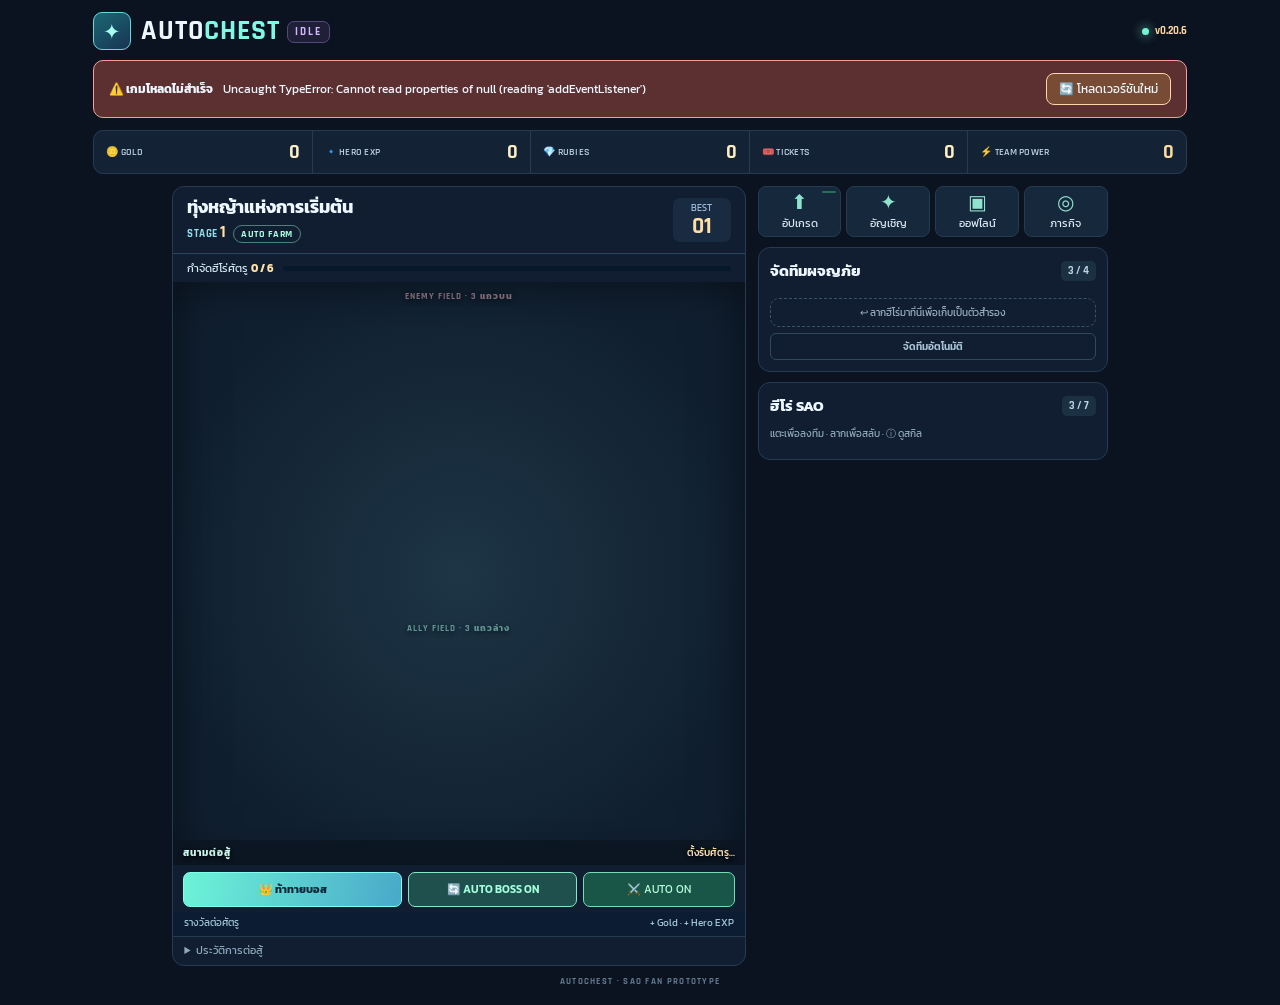
<file: idle-preview.html>
<!DOCTYPE html>
<html lang="th">
<head>
<meta charset="UTF-8">
<meta name="viewport" content="width=device-width,initial-scale=1.0">
<meta name="theme-color" content="#101729">
<meta name="description" content="AUTOCHEST IDLE — เกม SAO Idle RPG ต่อสู้และฟาร์มอัตโนมัติ">
<title>AUTOCHEST IDLE — SAO Adventure</title>
<link rel="stylesheet" href="./src/idle-style.css?v=0.20.47">
<script>
window.__AUTOCHEST_IDLE_READY__=false;
window.__idleBootMessage='';
window.addEventListener('error',function(e){
 const target=e.target;
 // Missing optional images must not be reported as a failed game boot.
 if(target?.tagName==='IMG'){console.warn('Image failed to load:',target.getAttribute('src'));return;}
 const resource=target?.tagName==='SCRIPT'?target.getAttribute('src'):target?.tagName==='LINK'?target.getAttribute('href'):'';
 const message=e?.message||(resource?'โหลดไฟล์ไม่สำเร็จ: '+resource:'โหลดไฟล์ของเกมไม่สำเร็จ');
 window.__idleBootMessage=message;
 const banner=document.getElementById('startupError');
 if(banner){banner.hidden=false;document.getElementById('startupErrorText').textContent=message;}
},true);
window.addEventListener('load',function(){
 if(window.__AUTOCHEST_IDLE_READY__)return;
 const banner=document.getElementById('startupError');
 if(banner){banner.hidden=false;document.getElementById('startupErrorText').textContent=window.__idleBootMessage||'ไฟล์เกมยังโหลดไม่ครบ กรุณารีเฟรช';}
});
function idleHardReload(){const u=new URL(location.href);u.searchParams.set('reload',Date.now().toString());location.replace(u.href);}
</script>
</head>
<body>
<div class="app-shell">
 <header class="app-header">
  <div class="logo-box">✦</div>
  <div class="brand"><small>SAO • HERO COLLECTION • AUTO BATTLE</small><h1>AUTO<span>CHEST</span> <em>IDLE</em></h1></div>
  <div class="header-badge"><span class="online-dot"></span><b>v0.20.6</b></div>
 </header>
 <div id="startupError" class="startup-error" role="alert" hidden><b>⚠️ เกมโหลดไม่สำเร็จ</b><span id="startupErrorText"></span><button type="button" onclick="idleHardReload()">🔄 โหลดเวอร์ชันใหม่</button></div>
 <div class="resource-ribbon">
   <div class="resource-box"><span>🪙 GOLD</span><strong id="goldValue">0</strong></div>
   <div class="resource-box"><span>🔹 HERO EXP</span><strong id="expValue">0</strong></div>
   <div class="resource-box"><span>💎 RUBIES</span><strong id="rubyValue">0</strong></div>
   <div class="resource-box"><span>🎟️ TICKETS</span><strong id="ticketValue">0</strong></div>
   <div class="resource-box power"><span>⚡ TEAM POWER</span><strong id="teamPower">0</strong></div>
 </div>
  <main class="main-layout">
   <section class="stage-card">
     <div class="stage-header">
       <div><h2 id="stageName">ทุ่งหญ้าแห่งการเริ่มต้น</h2><div class="stage-sub">STAGE <b id="stageNumber">1</b> <span id="fightLabel" class="battle-label">AUTO FARM</span></div></div>
       <div class="stage-badge"><small>BEST</small><b id="bestStage">01</b></div>
     </div>
     <div class="monster-track"><span>กำจัดฮีโร่ศัตรู <strong id="killCounter">0 / 6</strong></span><div class="track"><i id="killFill"></i></div></div>
     <div id="stageViewport" class="stage-viewport" aria-label="สนาม AUTOCHEST แบบตาราง 6 คอลัมน์ 7 แถว">
       <div class="board-grid" id="boardGrid" role="group" aria-label="กระดานจัดทัพ 6 คอลัมน์ 7 แถว"></div>
       <div id="heroLayer" class="battle-layer"></div><div id="monsterLayer" class="battle-layer"></div><div id="fxLayer" class="fx-layer" aria-hidden="true"></div>
       <div class="board-region board-enemy-label">ENEMY FIELD · 3 แถวบน</div>
       <div class="board-region board-ally-label">ALLY FIELD · 3 แถวล่าง</div>
       <div id="bossTimer" class="boss-timer" hidden>👑 BOSS <b id="bossCountdown">30</b>s</div>
       <div class="arena-caption"><span>สนามต่อสู้</span><span id="battleMessage">ตั้งรับศัตรู...</span></div>
     </div>
     <div class="battle-actions">
       <button id="challengeBtn" class="primary-btn">👑 ท้าทายบอส</button>
       <button id="autoBossBtn" class="control-btn selected">🔄 AUTO BOSS ON</button>
       <button type="button" id="autoQuickBtn" class="quick-auto">⚔️ AUTO ON</button>
     </div>
     <button type="button" id="formationQuickBtn" hidden>จัดทัพ</button>
       <div class="stage-foot"><span>รางวัลต่อศัตรู</span><span id="farmGain">+ Gold · + Hero EXP</span></div>
     <details class="log-disclosure"><summary>ประวัติการต่อสู้</summary><div class="combat-log" id="battleLog" aria-live="off"></div></details>
   </section>
   <aside class="sidebar">
     <nav class="game-nav" aria-label="เมนูเกม"><button type="button" data-open-panel="upgrade"><span>⬆</span> อัปเกรด <b id="upgradeShortcutReady"></b></button><button type="button" data-open-panel="summon"><span>✦</span> อัญเชิญ</button><button type="button" id="offlineBtn"><span>▣</span> ออฟไลน์</button><button type="button" data-open-panel="guide"><span>◎</span> ภารกิจ</button></nav>
     <section class="side-card team-card">
       <div class="card-heading"><div><h3>จัดทีมผจญภัย</h3></div><div class="count-pill" id="teamCount">3 / 4</div></div>
       <div class="formation-toolbar">
         <button type="button" id="formationBtn" class="formation-action" aria-pressed="false">♟️ จัดทัพ (พักการต่อสู้)</button>
         <button type="button" id="autoBattleBtn" class="auto-battle-action" aria-pressed="true">⚔️ AUTO ON</button>
       </div>
       <div id="formationStatus" class="formation-status" role="status">⚔️ ระบบ Auto กำลังต่อสู้ · ลากจัดทีมได้เลย</div>
       <div id="teamSlots" class="team-slots"></div><div id="benchDrop" aria-label="พื้นที่ถอนฮีโร่ออกจากทีม">↩ ลากฮีโร่มาที่นี่เพื่อเก็บเป็นตัวสำรอง</div>
       <div class="swap-help" id="swapHelp">ลากฮีโร่จากคลังหรือทีมลงสนาม · ลากทับตัวเดิมเพื่อสลับ</div>
       
       <button id="autoTeamBtn" class="soft-btn auto-lineup">จัดทีมอัตโนมัติ</button>
     </section>
     
     <section class="side-card heroes-card">
       <div class="card-heading"><div><h3>ฮีโร่ SAO</h3></div><span id="ownedCount" class="count-pill">3 / 7</span></div>
       <div class="collection-hint">แตะเพื่อลงทีม · ลากเพื่อสลับ · ⓘ ดูสกิล</div>
       <div id="heroList" class="hero-list"></div>
     </section>
     
     
   </aside>
 </main>
 <footer>AUTOCHEST · SAO FAN PROTOTYPE</footer>
</div>
<div class="modal management-modal" id="panel-upgrade" hidden><div class="modal-overlay" data-close-panel></div><div class="management-dialog" role="dialog" aria-modal="true" aria-label="เสริมแกร่งฮีโร่"><button type="button" class="panel-close" data-close-panel aria-label="ปิด">✕</button><section id="heroEnhance" class="side-card upgrade-card" aria-label="เสริมแกร่งฮีโร่">
       <div class="card-heading"><div><small>HERO DEVELOPMENT</small><h3>⬆ เสริมแกร่งฮีโร่</h3></div><span id="upgradeReadyCount" class="count-pill">พร้อมอัป 0 ตัว</span></div>
       <div class="upgrade-guide">① เลือกฮีโร่จากทีม/คลัง → ② กดเพิ่มเลเวลหรือดาว → ③ ค่าสถานะเพิ่มทันที</div>
       <div id="heroDetails" class="hero-details upgrade-details"><div class="no-selection">เลือกฮีโร่จากทีมด้านบนเพื่อเสริมแกร่ง</div></div>
     </section></div></div>
<div class="modal management-modal" id="panel-summon" hidden><div class="modal-overlay" data-close-panel></div>
<div class="management-dialog summon-dialog" role="dialog" aria-modal="true" aria-label="อัญเชิญฮีโร่"><button type="button" class="panel-close" data-close-panel aria-label="ปิด">✕</button>
<section class="summon-page">
 <header class="summon-header"><small>AUTOCHEST · HERO SUMMON</small><h2>ประตูอัญเชิญ</h2><div class="summon-wallet"><span>🎟 <b id="summonTickets">0</b></span><span>💎 <b id="summonRubies">0</b></span></div></header>
 <div id="summonBanner">
  <div class="summon-banner-art">
   <img src="./assets/heroes/kirito/art.png" alt="" class="summon-art-left">
   <img src="./assets/heroes/asuna/art.png" alt="" class="summon-art-right">
   <div class="summon-banner-copy"><small>PERMANENT BANNER</small><h3>CHRONICLE<br>HEROES</h3><p>อัญเชิญเหล่านักผจญภัย</p></div>
  </div>
  <div class="summon-meta"><span>ฮีโร่ทั้งหมด <b id="summonPoolCount">9</b> คน</span><span>ตัวซ้ำ = +1 ชิ้นส่วน</span></div>
  <div id="summonPool" class="summon-pool"></div>
  <details class="summon-rate-details"><summary>รายละเอียดอัตราอัญเชิญ</summary><div id="summonTierRates"></div><div id="summonRates"></div><p>ใช้อัตราเดิมทุกครั้ง ไม่มีการันตีหรือเพิ่มเรตตามจำนวนครั้ง</p></details>
  <div class="summon-actions">
   <button id="summonOneBtn" class="summon-btn"><strong>อัญเชิญ ×1</strong><small id="summonOneCost"></small></button>
   <button id="summonTenBtn" class="summon-btn ten"><strong>อัญเชิญ ×10</strong><small id="summonTenCost"></small></button>
  </div>
  <button type="button" id="summonLastBtn" class="summon-text-button" hidden>ดูผลอัญเชิญครั้งล่าสุด</button>
 </div>
 <div id="summonReveal" class="summon-reveal" hidden><div class="summon-portal"><div></div><span>✦</span></div><strong id="summonRevealTitle">กำลังอัญเชิญ...</strong><button id="summonSkipBtn" type="button" class="summon-text-button">ข้ามอนิเมชั่น ›</button></div>
 <div id="summonOutcome" hidden><div class="summon-result-heading"><small>SUMMON COMPLETE</small><h3>ผลการอัญเชิญ</h3><p id="summonSummary"></p></div>
  <div id="summonResults" class="summon-results" aria-live="polite"></div><div id="summonReceipt" class="summon-receipt"></div><button type="button" id="summonBackBtn" class="summon-back">กลับหน้าตู้อัญเชิญ</button>
 </div>
</section></div></div>
<div class="modal management-modal" id="panel-guide" hidden><div class="modal-overlay" data-close-panel></div><div class="management-dialog" role="dialog" aria-modal="true" aria-label="ภารกิจ"><button type="button" class="panel-close" data-close-panel aria-label="ปิด">✕</button><section class="side-card guide-card">
       <div class="card-heading"><div><small>GUIDE QUEST</small><h3>เป้าหมายต่อไป</h3></div></div>
       <div id="guideQuest" class="guide-quest"></div>
     </section></div></div>
<div id="rewardModal" class="modal" hidden>
 <div class="modal-overlay"></div>
 <section class="reward-dialog" role="dialog" aria-modal="true" aria-labelledby="rewardTitle">
  <div class="reward-icon">📦</div><small>WELCOME BACK</small>
  <h2 id="rewardTitle">รางวัลออฟไลน์</h2>
  <p id="offlineTime">รับรางวัลตามเวลาที่หายไป สูงสุด 8 ชั่วโมง</p>
  <div id="offlineResources" class="reward-items"></div>
  <button id="claimOfflineBtn" class="primary-btn">✨ รับรางวัล</button>
  <button id="closeOfflineBtn" class="text-btn">ปิด</button>
 </section>
</div>
<div id="skillModal" class="modal skill-modal" hidden>
   <div class="modal-overlay"></div>
   <section class="skill-dialog" role="dialog" aria-modal="true" aria-labelledby="skillModalTitle">
    <div class="skill-dialog-heading"><div><small>HERO INSPECTOR · IDLE SKILLS</small><h2 id="skillModalTitle">ข้อมูลฮีโร่และสกิล</h2></div>
    <button id="closeSkillBtn" type="button" aria-label="ปิดรายละเอียดฮีโร่">✕</button></div>
    <div id="skillModalContent"></div>
   </section>
  </div>
<div id="trialModal" class="modal trial-modal" hidden>
 <div class="modal-overlay" id="trialOverlay"></div>
 <section class="trial-dialog" role="dialog" aria-modal="true" aria-labelledby="trialTitle">
  <header class="trial-header"><div><small>HERO TRIAL · TRAINING ROOM</small><h2 id="trialTitle">สนามทดลองฮีโร่</h2></div><button type="button" id="trialClose" aria-label="ปิดสนามทดลอง">✕</button></header>
  <div class="trial-controls"><label>ฮีโร่<select id="trialHero"></select></label><label>ดาวทดสอบ<select id="trialStars"><option value="1">1★</option><option value="2">2★</option><option value="3">3★</option><option value="4">4★</option><option value="5">5★</option></select></label><label>หุ่นฝึก<select id="trialCount"><option value="1">1 ตัว</option><option value="3" selected>3 ตัว</option><option value="5">5 ตัว</option><option value="boss">บอส 1 ตัว</option></select></label><button type="button" id="trialReset">↻ รีเซ็ต</button></div>
  <div class="trial-meta"><b id="trialSkillName"></b><span id="trialStats"></span></div>
  <div id="trialArena" class="stage-viewport trial-arena"><div class="trial-grid"></div><div id="trialUnits" class="battle-layer"></div><div id="trialFx" class="fx-layer" aria-hidden="true"></div><span class="trial-field-label">TRAINING FIELD</span></div>
  <div class="trial-actions"><button type="button" id="trialNormal">⚔ โจมตีปกติ</button><button type="button" id="trialSkill">✦ ใช้สกิล</button><button type="button" id="trialPassive">ทดลองพาสซีฟ</button><button type="button" id="trialHit">รับการโจมตี</button><button type="button" id="trialRevive" hidden>🔥 ทดสอบคืนชีพ</button></div>
  <div class="trial-note" id="trialNote" role="status">เลือกคำสั่งเพื่อทดสอบ</div>
  <div class="trial-log" id="trialLog" aria-live="polite"></div>
  <p class="trial-footer">Lv.1 · เลือกดาวได้ · ใช้กลไกต่อสู้จริง · ไม่เสียทรัพยากร ไม่รับรางวัล · พักสนามหลักระหว่างทดลอง</p>
 </section>
</div>
  <div id="toast" class="toast" role="status" aria-live="polite"></div>
<script defer src="./src/characters.js?v=0.20.47"></script>
<script defer src="./src/characters/heroes/asuna.js?v=0.20.6"></script>
<script defer src="./src/characters/heroes/kirito.js?v=0.20.6"></script>
<script defer src="./src/characters/heroes/sinon.js?v=0.20.6"></script>
<script defer src="./src/characters/heroes/lisbeth.js?v=0.20.6"></script>
<script defer src="./src/characters/heroes/deathgun.js?v=0.20.6"></script>
<script defer src="./src/characters/heroes/heathcliff.js?v=0.20.6"></script>
<script defer src="./src/characters/heroes/silica.js?v=0.20.6"></script>
<script defer src="./src/characters/heroes/megumin.js?v=0.20.42"></script>
<script defer src="./src/characters/heroes/artoria.js?v=0.20.6"></script>
<script defer src="./src/characters/heroes/mamon.js?v=0.20.44"></script>
<script defer src="./src/characters/heroes/qingmei.js?v=0.20.48"></script>
<script defer src="./src/idle-core.js?v=0.20.47"></script>
<script defer src="./src/idle-tft-combat.js?v=0.20.48"></script>
<script defer src="./src/idle-vfx.js?v=0.20.47"></script>
<script defer src="./src/idle-game.js?v=0.20.48"></script>
</body></html>
</file>
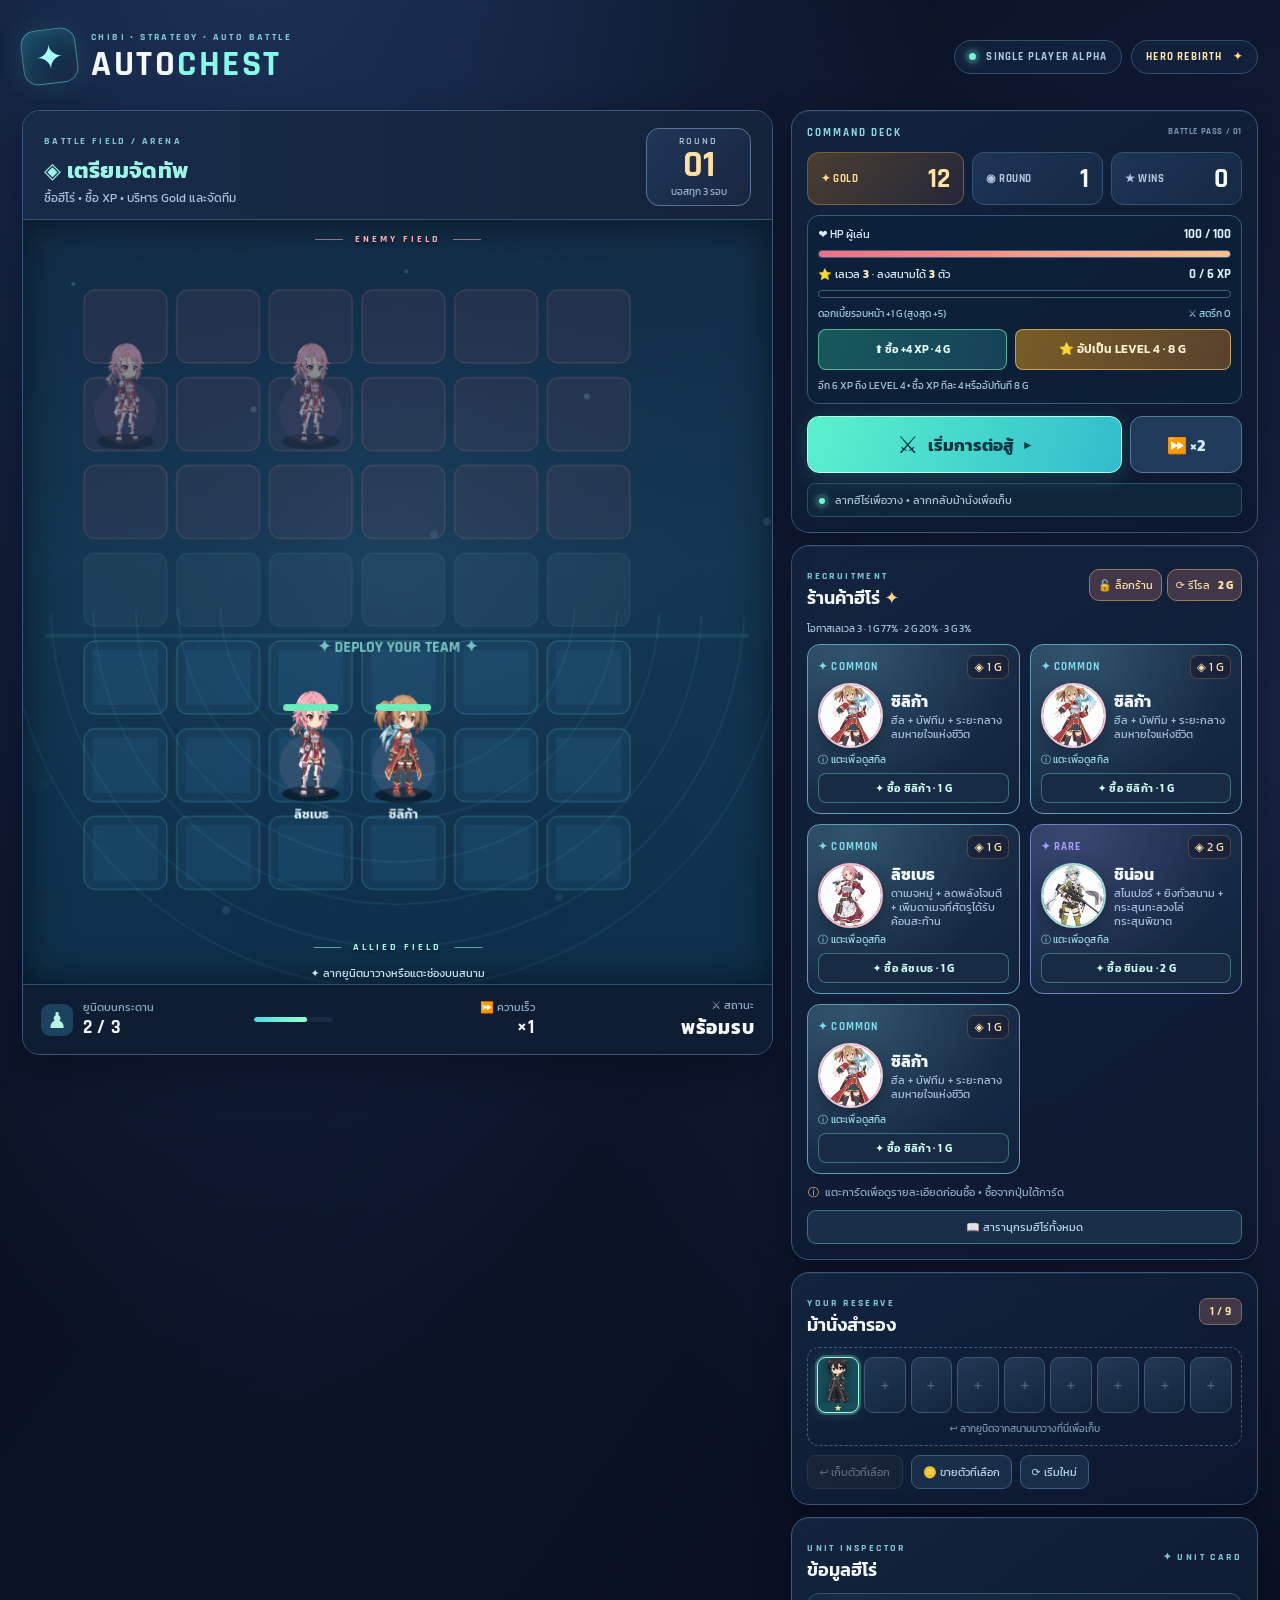
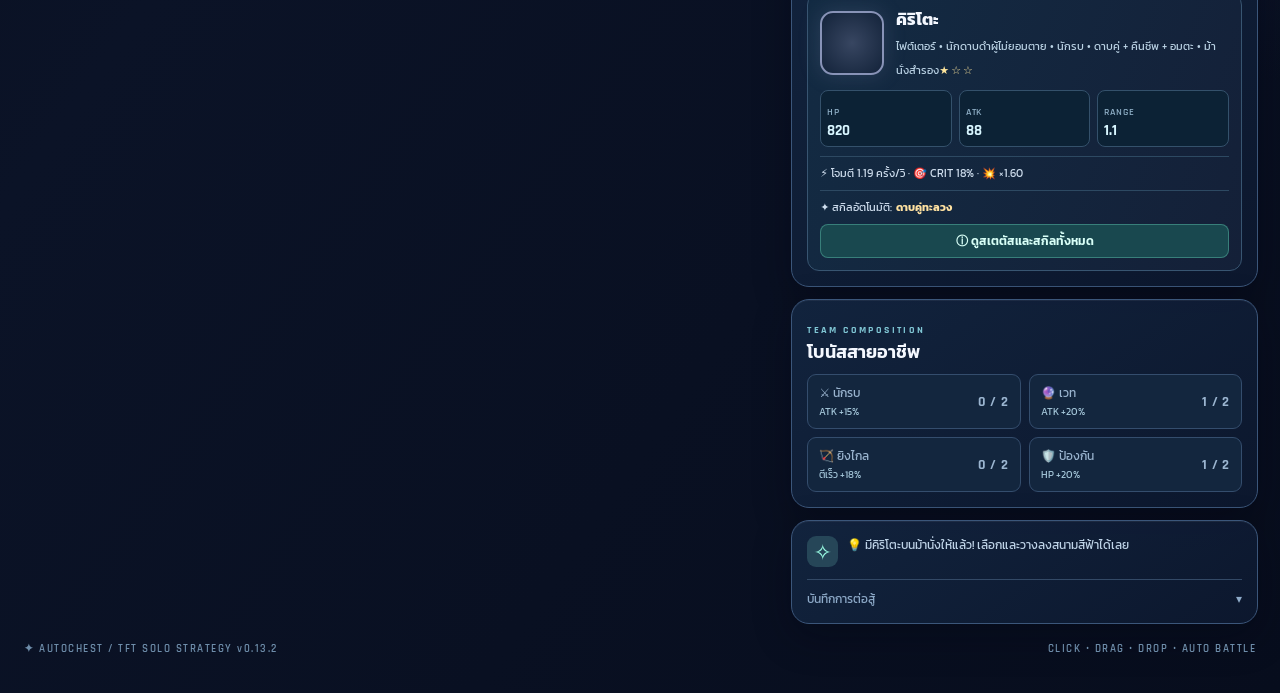
<file: legacy-tft.html>
<!DOCTYPE html>
<html lang="th">
<head>
  <meta charset="UTF-8" />
  <meta name="viewport" content="width=device-width,initial-scale=1.0" />
  <meta name="theme-color" content="#080d1f" />
  <meta name="description" content="AUTOCHEST — เกมจัดทีมฮีโร่จิบิและต่อสู้อัตโนมัติ" />
  <title>AUTOCHEST — Chibi Auto Battler</title>
  <link rel="stylesheet" href="./src/styles.css?v=0.13.2" />
  <script>
    // The HTML may be newer than previously cached JS. Report boot failures instead of showing an empty arena.
    window.__AUTOCHEST_READY__ = false;
    let autochestBootError = '';
    function showAutochestBootError(message) {
      const panel = document.getElementById('bootError');
      if (!panel) { autochestBootError = message; return; }
      document.getElementById('bootErrorMessage').textContent = message;
      panel.hidden = false;
    }
    window.addEventListener('error', function(e) {
      if (e.target !== window && e.target?.tagName !== 'SCRIPT') return;
      const detail = e.message || (e.target?.tagName === 'SCRIPT' ? 'ไม่สามารถโหลดไฟล์สคริปต์ของเกมได้' : 'เกมเริ่มทำงานไม่สำเร็จ');
      showAutochestBootError('เกมโหลดไม่ครบ: ' + detail);
    }, true);
    window.addEventListener('load', function() {
      if (autochestBootError) showAutochestBootError(autochestBootError);
      if (!window.__AUTOCHEST_READY__) showAutochestBootError(autochestBootError || 'ไฟล์เกมอาจเป็นคนละเวอร์ชัน กรุณาโหลดเกมใหม่');
      const btn = document.getElementById('bootReloadBtn');
      if (btn) btn.addEventListener('click', () => {
        const url = new URL(location.href);
        url.searchParams.set('reload', Date.now().toString());
        location.replace(url.href);
      });
    });
  </script>
</head>
<body>
  <div class="app-shell">
    <header class="game-header">
      <div class="brand-lockup"><div class="brand-mark">✦</div><div><div class="eyebrow">CHIBI • STRATEGY • AUTO BATTLE</div><h1>AUTO<span>CHEST</span></h1></div></div>
      <div class="header-tools"><span class="server-pill"><span class="live-dot"></span> SINGLE PLAYER ALPHA</span><span class="edition-pill">HERO REBIRTH <b>✦</b></span></div>
    </header>

    <div id="bootError" class="boot-error" hidden role="alert">
      <strong>⚠️ โหลดเกมไม่สำเร็จ</strong>
      <span id="bootErrorMessage">ไฟล์เกมยังโหลดไม่ครบ</span>
      <button id="bootReloadBtn" type="button">🔄 โหลดเกมเวอร์ชันใหม่</button>
    </div>
    <main class="game-layout">
      <section class="arena-card" aria-label="สนามต่อสู้">
        <div class="arena-header">
          <div class="phase-block"><span class="eyebrow">BATTLE FIELD / ARENA</span><div class="phase-name" id="phaseLabel">◈ เตรียมจัดทัพ</div><div class="phase-desc" id="phaseSub">เลือกยูนิตจากม้านั่ง ลากลงไปบนสนามฝั่งเรา</div></div>
          <div class="round-indicator"><span>ROUND</span><b id="battleClock">01</b><small>บอสทุก 3 รอบ</small></div>
        </div>
        <div class="arena-canvas-wrap" id="arenaDrop">
          <div class="arena-surface-label enemy-label"><span></span> ENEMY FIELD <span></span></div>
          <canvas id="battlefield" width="760" height="775" aria-label="สนามต่อสู้: คลิกเลือกหรือกดค้างเพื่อลากยูนิต" tabindex="0"></canvas>
          <div id="animatedSprites" class="animated-sprites" aria-hidden="true"></div>
          <div class="arena-surface-label ally-label"><span></span> ALLIED FIELD <span></span></div>
          <div class="board-tooltip" id="boardTooltip">✦ ลากยูนิตลงช่องเรืองแสง หรือแตะเลือกแล้วแตะช่องที่ต้องการ</div>
        </div>
        <div class="arena-footer">
          <div class="squad-status"><span class="field-icon">♟</span><div><small>ยูนิตบนกระดาน</small><b id="unitCount">2 / 4</b></div><div class="squad-meter"><i id="squadFill"></i></div></div>
          <div class="arena-stat"><span>⏩ ความเร็ว</span><b id="speedInfo">×1</b></div>
          <div class="arena-stat"><span>⚔️ สถานะ</span><b id="combatInfo">พร้อมรบ</b></div>
        </div>
      </section>

      <aside class="side-panel">
        <section class="hud-panel economy-panel" aria-label="สถานะเกม">
          <div class="panel-title"><span>COMMAND DECK</span><span class="round-small">BATTLE PASS / 01</span></div>
          <div class="resource-strip"><div class="resource gold-resource"><span>✦ GOLD</span><b id="gold">12</b></div><div class="resource"><span>◉ ROUND</span><b id="wave">1</b></div><div class="resource"><span>★ WINS</span><b id="record">0</b></div></div>
          <div class="tft-progression">
            <div class="tft-progress-head"><span>❤️ HP ผู้เล่น</span><strong id="playerHp">100 / 100</strong></div><div class="tft-track"><i id="hpFill" class="tft-hp"></i></div>
            <div class="tft-progress-head"><span>⭐ เลเวล <b id="levelCount">3</b> · ลงสนามได้ <b id="boardLimitInfo">3</b> ตัว</span><strong id="xpCount">0 / 6 XP</strong></div><div class="tft-track"><i id="xpFill" class="tft-xp"></i></div>
            <div class="tft-economy"><span id="economyInfo">ดอกเบี้ย +1 G</span><span id="streakInfo">สตรีก 0</span></div>
            <div class="tft-level-actions">
              <button id="buyXPBtn" type="button" class="tft-buy-xp" title="ซื้อค่าประสบการณ์ 4 XP เพื่อสะสมเลเวล">⬆ ซื้อ 4 XP · 4 G</button>
              <button id="buyLevelBtn" type="button" class="tft-buy-level" title="ซื้อ XP ที่ต้องใช้ทั้งหมดเพื่อขึ้นเลเวลถัดไปในคลิกเดียว">⭐ อัปเลเวลทันที</button>
            </div>
            <div id="levelHint" class="tft-level-hint" aria-live="polite">ซื้อ XP ให้ครบจึงจะเลเวลอัป หรือเลือกอัปเลเวลทันที</div>
          </div>
          <div class="combat-buttons"><button id="startBtn" class="action-btn start-btn"><span class="button-symbol">⚔</span><span>เริ่มการต่อสู้</span><small>▶</small></button><button id="speedBtn" class="action-btn speed-btn">⏩ ×2</button></div>
          <div class="status-line" id="prepHint"><span class="live-dot"></span> จัดตำแหน่งฮีโร่ให้พร้อมก่อนเริ่ม</div>
        </section>

        <section class="hud-panel store-panel" aria-label="ร้านค้าฮีโร่">
          <div class="section-title-row"><div><span class="eyebrow">RECRUITMENT</span><h2>ร้านค้าฮีโร่ <span class="tiny-glyph">✦</span></h2></div><div class="shop-action-row"><button id="lockShopBtn" type="button" class="reroll-btn">🔓 ล็อกร้าน</button><button id="rollBtn" class="reroll-btn">⟳ รีโรล <b>2 G</b></button></div></div><div id="shopOdds" class="shop-odds"></div>
          <div class="shop" id="shop"></div>
          <p class="shop-note"><span>ⓘ</span> แตะการ์ดเพื่อดูรายละเอียดก่อนซื้อ • ซื้อจากปุ่มใต้การ์ด</p>
          <button id="heroCodexBtn" class="light-btn codex-btn" type="button">📖 สารานุกรมฮีโร่ทั้งหมด</button>
        </section>

        <section class="hud-panel bench-panel" aria-label="ม้านั่งสำรอง">
          <div class="section-title-row"><div><span class="eyebrow">YOUR RESERVE</span><h2>ม้านั่งสำรอง</h2></div><span class="count-chip" id="benchN">0 / 9</span></div>
          <div class="bench-drop" id="benchDrop"><div class="bench" id="bench"></div><div class="bench-drop-hint">↩ ลากยูนิตจากสนามมาวางที่นี่เพื่อเก็บ</div></div>
          <div class="bench-actions"><button id="removeBtn" class="light-btn">↩ เก็บตัวที่เลือก</button><button id="sellBtn" class="light-btn">🪙 ขายตัวที่เลือก</button><button id="restartBtn" class="light-btn">⟳ เริ่มใหม่</button></div>
        </section>

        <section class="hud-panel details-panel" aria-label="ข้อมูลฮีโร่ที่เลือก"><div class="section-title-row"><div><span class="eyebrow">UNIT INSPECTOR</span><h2>ข้อมูลฮีโร่</h2></div><span class="eyebrow">✦ UNIT CARD</span></div><div id="unitDetails" class="unit-details"><div class="no-selection">แตะหรือคลิกฮีโร่เพื่อดูรายละเอียด</div></div></section>

        <section class="hud-panel traits-panel" aria-label="โบนัสสายอาชีพ"><div class="section-title-row"><div><span class="eyebrow">TEAM COMPOSITION</span><h2>โบนัสสายอาชีพ</h2></div></div><div class="synergy" id="synergies"></div></section>

        <section class="hud-panel help-panel"><div class="tip-icon">✧</div><div id="tip" class="hint" role="status">ลากตัวละครจากม้านั่งลงบนสนามเพื่อจัดทีม</div><details class="battle-log"><summary>บันทึกการต่อสู้ <span>▾</span></summary><div class="log" id="log"></div></details></section>
      </aside>
    </main>
    <footer class="game-footer"><span>✦ AUTOCHEST / TFT SOLO STRATEGY v0.13.2</span><span>CLICK • DRAG • DROP • AUTO BATTLE</span></footer>
  </div>
  <div id="heroModal" class="hero-modal" role="dialog" aria-modal="true" aria-labelledby="heroModalTitle" hidden>
    <div class="hero-modal-backdrop" data-close-hero></div>
    <section class="hero-modal-panel" aria-label="รายละเอียดฮีโร่">
      <button id="closeHeroModal" class="hero-modal-close" type="button" aria-label="ปิดข้อมูลฮีโร่">✕</button>
      <div id="heroModalContent"></div>
    </section>
  </div>
  <div id="dragGhost" class="drag-ghost" aria-hidden="true"></div>
  <div id="toast" class="toast" role="status" aria-live="polite"></div>
  <script defer src="./src/characters.js?v=0.13.2"></script>
  <script defer src="./src/characters/heroes/asuna.js?v=0.13.2"></script>
  <script defer src="./src/characters/heroes/kirito.js?v=0.13.2"></script>
  <script defer src="./src/characters/heroes/sinon.js?v=0.13.2"></script>
  <script defer src="./src/characters/heroes/lisbeth.js?v=0.13.2"></script>
  <script defer src="./src/characters/heroes/deathgun.js?v=0.13.2"></script>
  <script defer src="./src/characters/heroes/heathcliff.js?v=0.13.2"></script>
  <script defer src="./src/characters/heroes/silica.js?v=0.13.2"></script>
  <script defer src="./src/tft-core.js?v=0.13.2"></script>
  <script defer src="./src/game.js?v=0.13.2"></script>
</body>
</html>
</file>
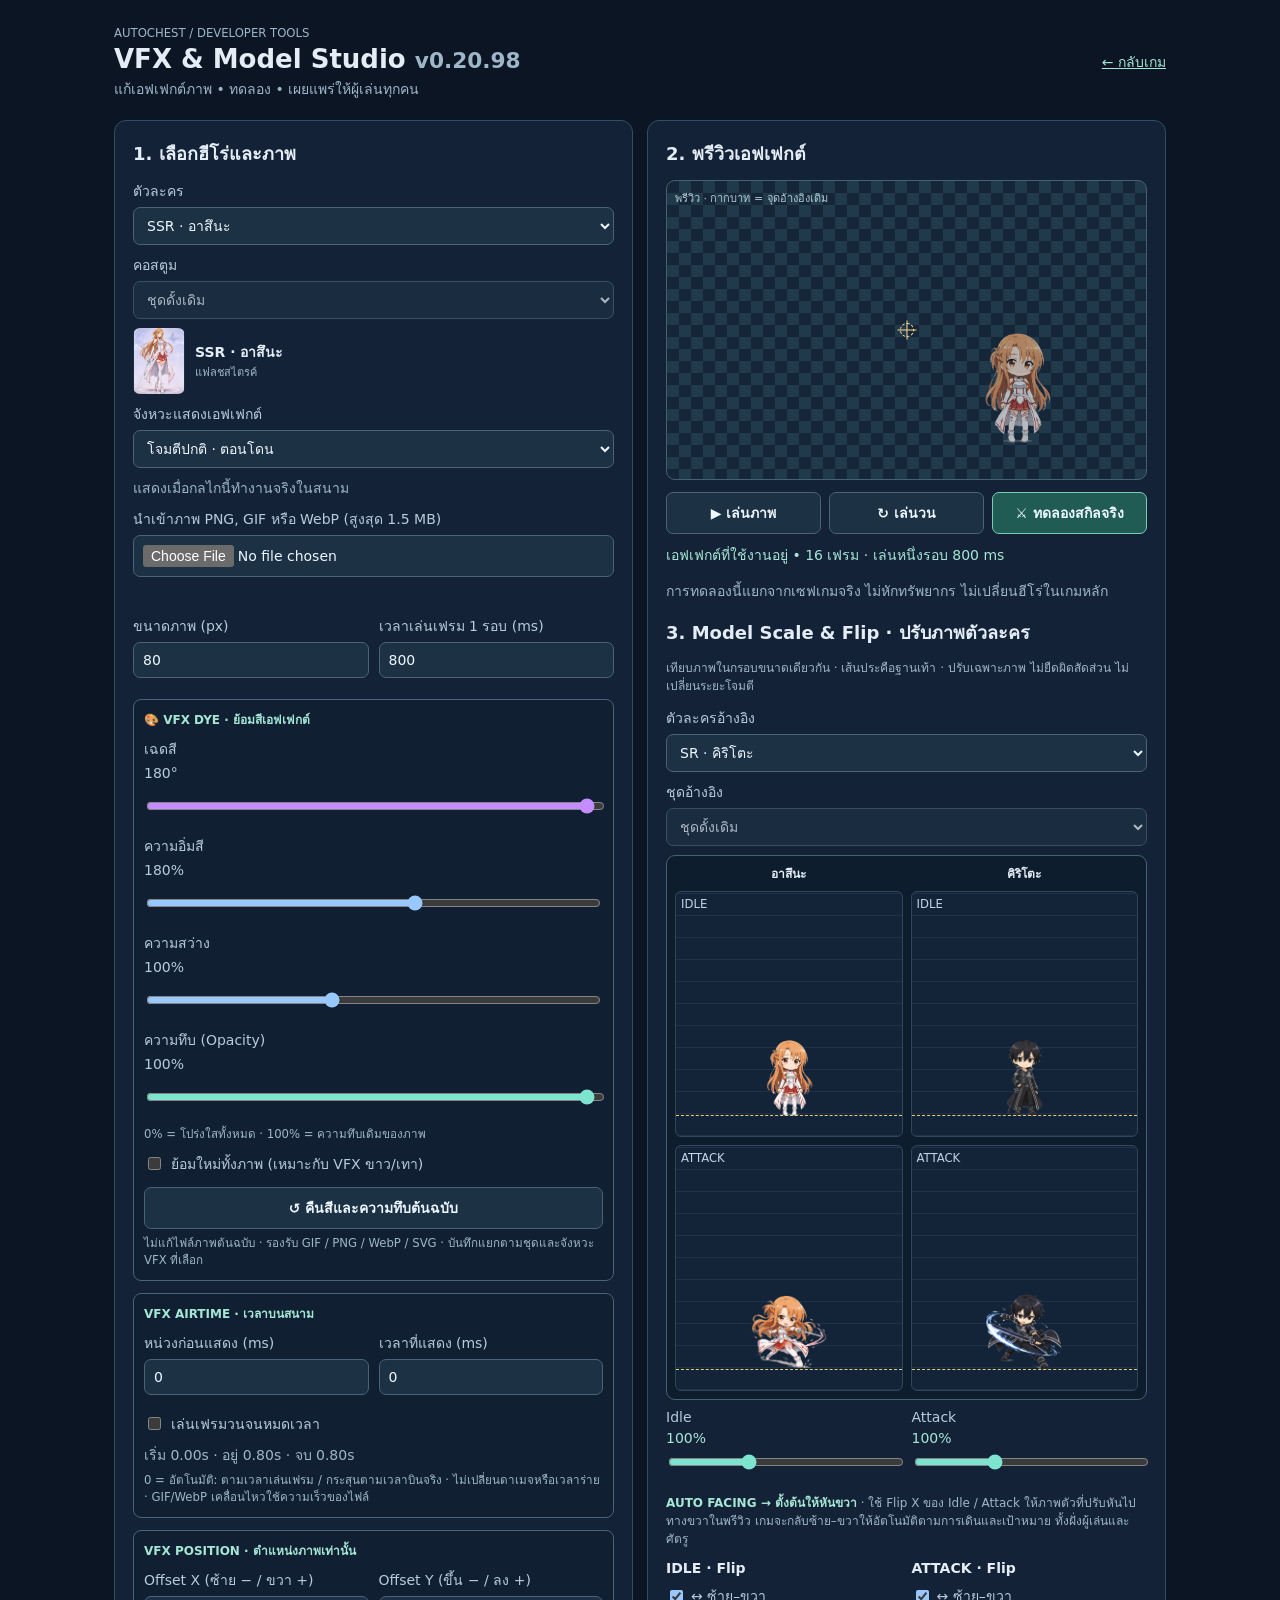
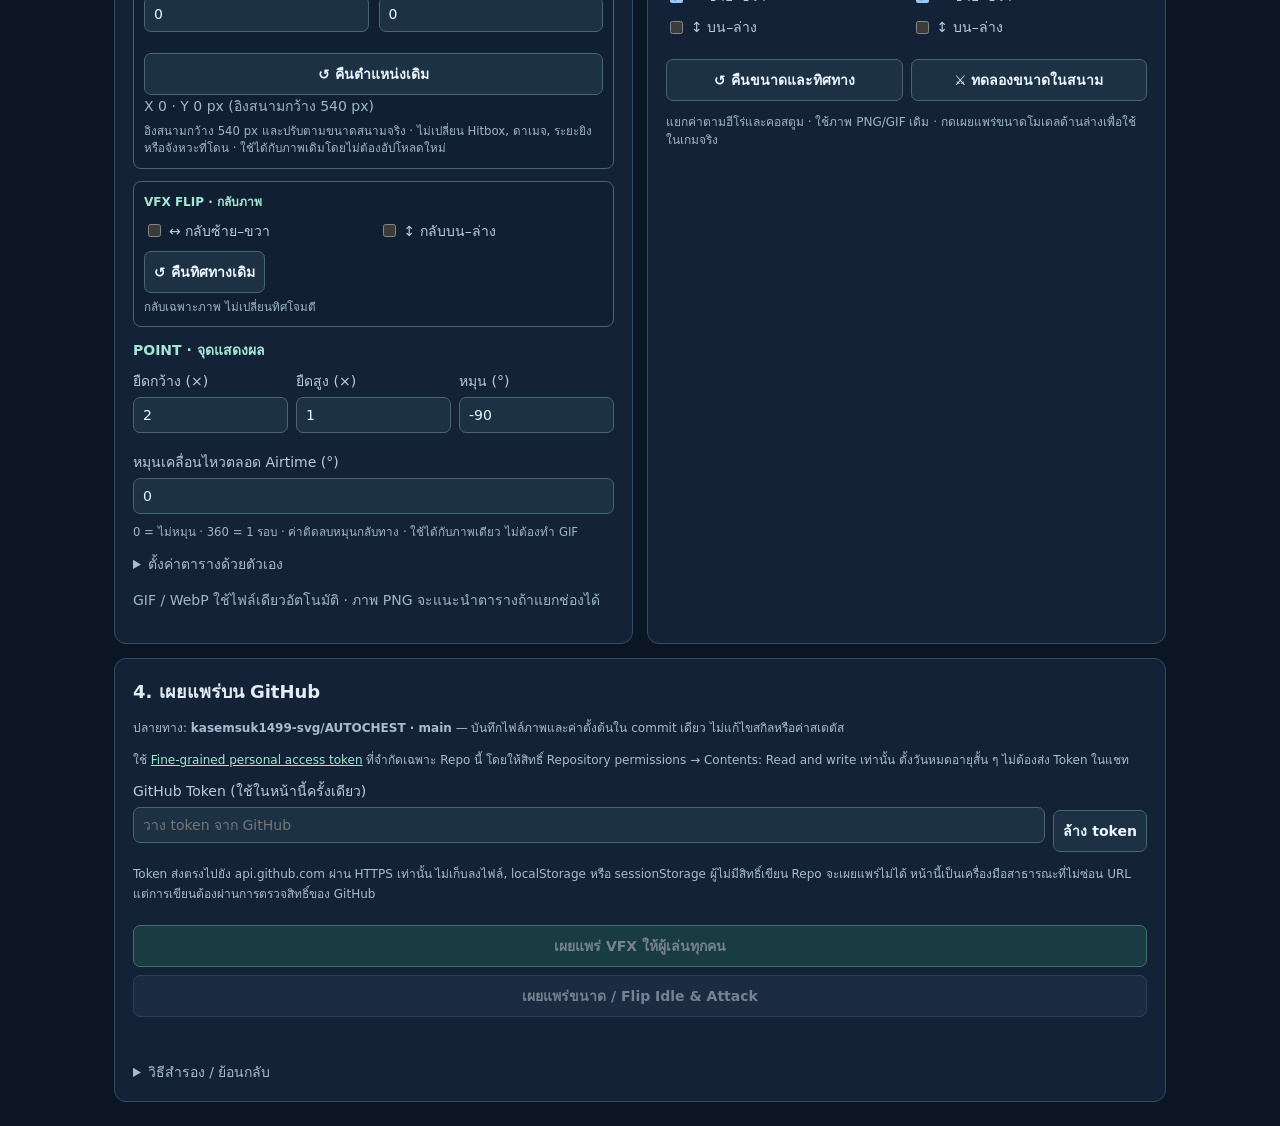
<file: studio.html>
<!doctype html>
<html lang="th"><head><meta charset="utf-8"><meta name="viewport" content="width=device-width,initial-scale=1"><meta http-equiv="Content-Security-Policy" content="default-src 'self'; script-src 'self'; style-src 'self' 'unsafe-inline'; img-src 'self' data: blob:; connect-src 'self' https://api.github.com; frame-src 'self'; object-src 'none'; base-uri 'none'; form-action 'none'"><title>AUTOCHEST VFX Studio</title>
<style>
:root{color-scheme:dark;font:14px system-ui,sans-serif;background:#0c1523;color:#e4edf5}*{box-sizing:border-box}body{margin:auto;max-width:1100px;padding:24px}header{display:flex;align-items:center;justify-content:space-between;gap:12px;margin-bottom:20px}h1{margin:4px 0;font-size:26px}h2{font-size:18px;margin:0 0 12px}small,.muted{color:#9eb6c9}a{color:#a5e6d5}main{display:grid;grid-template-columns:minmax(0,1fr) minmax(0,1fr);gap:14px}.panel{background:#142237;border:1px solid #334e64;border-radius:12px;padding:18px;min-width:0}label{display:grid;gap:5px;color:#b8cbdc;margin:9px 0}input,select,button{font:inherit;border:1px solid #496378;border-radius:7px;background:#1d3145;color:#edf7ff;padding:9px;max-width:100%;min-width:0}input[type=file]{width:100%}button{cursor:pointer;font-weight:600}button:disabled{opacity:.45;cursor:not-allowed}button.primary{background:#205c53;border-color:#79cdb7}button.secondary{background:#25384e}button:focus-visible,a:focus-visible{outline:2px solid #81e8cf;outline-offset:2px}.pair{display:grid;grid-template-columns:1fr 1fr;gap:10px}.triple{display:grid;grid-template-columns:repeat(3,minmax(0,1fr));gap:8px}.stage{height:300px;border:1px solid #436175;border-radius:9px;display:grid;place-items:center;overflow:hidden;position:relative;background-color:#142638;background-image:linear-gradient(45deg,#20394b 25%,transparent 25%),linear-gradient(-45deg,#20394b 25%,transparent 25%),linear-gradient(45deg,transparent 75%,#20394b 75%),linear-gradient(-45deg,transparent 75%,#20394b 75%);background-size:24px 24px;background-position:0 0,0 12px,12px -12px,-12px 0}.preview-unit{position:absolute;bottom:12%;left:50%;transform:translateX(-50%);height:110px;max-width:45%;object-fit:contain;opacity:.7;pointer-events:none}#previewFx{position:relative;z-index:1;flex:none;pointer-events:none}#previewHint{position:absolute;left:8px;top:8px;font-size:11px;color:#b1cad7}.actions{display:flex;gap:8px;flex-wrap:wrap;margin-top:12px}.actions button{flex:1}.status{min-height:22px;margin:10px 0;color:#a5e6d5;overflow-wrap:anywhere}.error{color:#ff9da9!important}.wide{grid-column:1/-1}.publish-note{font-size:12px;color:#a6bdcb;line-height:1.7}.publish-note a{overflow-wrap:anywhere}iframe{width:100%;height:730px;border:1px solid #3c5d73;border-radius:10px;background:#101b2c}details{margin-top:12px;color:#a6bdcb}summary{cursor:pointer}#fileInfo{font-size:12px;min-height:20px}.token-row{display:grid;grid-template-columns:1fr auto;gap:8px;align-items:end}#publishBtn{width:100%;margin-top:8px}.hero-info{display:flex;gap:10px;align-items:center;margin:8px 0}.hero-info img{width:52px;height:66px;object-fit:contain;border-radius:7px;background:#1a3044}.hero-info div{min-width:0}.hero-info strong{display:block}.hero-info small{display:block;font-size:11px} [hidden]{display:none!important}@media(max-width:680px){body{padding:12px}main{grid-template-columns:1fr}.wide{grid-column:auto}.panel{padding:13px}header{align-items:flex-start}.stage{height:260px}iframe{height:680px}.token-row{grid-template-columns:1fr}h1{font-size:22px}}

.sheet-board{position:relative;display:block;width:100%;max-height:360px;margin:10px auto;background:#0c1727;overflow:hidden;border:1px solid #517086;line-height:0}
.sheet-board img{display:block;width:100%;height:auto;max-height:360px;object-fit:fill}.sheet-board #sheetGrid{position:absolute;inset:0;display:grid;gap:0}
.sheet-board #sheetGrid button{border:1px solid #b5edff99;border-radius:0;background:#12203599;color:#fff;padding:0;font-size:10px;line-height:1;min-width:0;overflow:hidden;text-shadow:0 1px 3px #000}
.sheet-board #sheetGrid button.used{background:#4bd8c216;border-color:#8cfbe5}.sheet-board #sheetGrid button.edge{box-shadow:inset 0 0 0 2px #ffd078}
.sheet-controls{display:flex;flex-wrap:wrap;gap:8px;margin:8px 0}.sheet-controls>div{display:flex;align-items:center;gap:8px}.sheet-controls button{padding:5px 10px}.sheet-controls b{min-width:16px;text-align:center}
#sheetChoices button{flex:0 1 auto;font-size:12px}button[aria-pressed=true]{border-color:#7ce4cf;background:#245d56}
 #previewFx{position:absolute;transform:translate(-50%,-50%) rotate(var(--vfx-angle,0deg))} #previewTarget{position:absolute;left:72%;top:30%;transform:translate(-50%,-50%);color:#ffc4af;font-size:36px;z-index:0} .preview-unit.beam-preview{left:20%;top:76%;bottom:auto;height:65px;transform:translate(-50%,-50%)} #slotMode{margin-top:10px;font-weight:bold;color:#a5e6d5}
.timing-box{border:1px solid #496378;background:#102032;border-radius:8px;padding:10px;margin:12px 0}.timing-box strong{color:#a5e6d5;font-size:12px}.timing-check{display:flex;align-items:center;gap:7px}.timing-check input{width:auto}.timing-box small{display:block;margin-top:6px;line-height:1.5}
#previewAnchor{position:absolute;width:14px;height:14px;transform:translate(-50%,-50%);border:1px dashed #ffdc91;border-radius:50%;z-index:2;pointer-events:none}#previewAnchor::before,#previewAnchor::after{content:'';position:absolute;background:#ffdc91;left:50%;top:50%;transform:translate(-50%,-50%)}#previewAnchor::before{width:19px;height:1px}#previewAnchor::after{width:1px;height:19px}
.model-stage{display:grid;grid-template-columns:minmax(0,1fr) minmax(0,1fr);gap:8px;background:#0e1d2d;border:1px solid #436175;border-radius:9px;padding:8px}.model-stage strong{text-align:center;font-size:12px}.model-cell{position:relative;min-width:0;height:246px;overflow:hidden;border:1px solid #30465d;border-radius:6px;background:repeating-linear-gradient(to top,#47607538 0 1px,transparent 1px 22px),#132438}.model-cell::after{content:'';position:absolute;bottom:20px;left:0;right:0;border-bottom:1px dashed #e7ca82;pointer-events:none}.model-cell img{position:absolute;width:76px;height:104px;left:calc(50% - 38px);bottom:20px;object-fit:contain;object-position:center bottom;transform-origin:center bottom;scale:var(--model-scale,1);pointer-events:none}.model-cell small{position:absolute;left:5px;top:5px;color:#c2d3e8;z-index:1}.model-controls{display:grid;grid-template-columns:1fr 1fr;gap:10px}.model-controls input[type=range]{width:100%;accent-color:#7ce4cf;padding:0}.model-panel{margin-top:16px}.model-panel p{font-size:12px;line-height:1.5}.model-reference{margin:6px 0}.model-scale-value{color:#a5e6d5;font-variant-numeric:tabular-nums}
 .stage.susanoo-preview #previewFx{z-index:0}.stage.susanoo-preview #previewUnit{z-index:1;left:50%;top:50%;bottom:auto;transform:translate(-50%,-50%);opacity:1}
</style></head><body>
<header><div><small>AUTOCHEST / DEVELOPER TOOLS</small><h1>VFX & Model Studio <small>v0.20.98</small></h1><div class="muted">แก้เอฟเฟกต์ภาพ • ทดลอง • เผยแพร่ให้ผู้เล่นทุกคน</div></div><a href="./index.html">← กลับเกม</a></header>
<main>
<section class="panel"><h2>1. เลือกฮีโร่และภาพ</h2><label>ตัวละคร<select id="hero"></select></label><label>คอสตูม<select id="costume"><option value="">ชุดดั้งเดิม</option></select></label><div class="hero-info"><img id="portrait" alt=""><div><strong id="heroName"></strong><small id="heroSkill"></small></div></div>
<label>จังหวะแสดงเอฟเฟกต์<select id="event"></select></label><div id="eventHint" class="muted"></div>
<label>นำเข้าภาพ PNG, GIF หรือ WebP (สูงสุด 1.5 MB)<input type="file" id="asset" accept="image/png,image/gif,image/webp,.png,.gif,.webp"></label><div id="fileInfo" class="muted"></div>
<div class="pair"><label>ขนาดภาพ (px)<input id="size" type="number" min="16" max="400" value="140"></label><label>เวลาเล่นเฟรม 1 รอบ (ms)<input id="ms" type="number" min="80" max="3000" value="550"></label></div>
<div class="timing-box"><strong>🎨 VFX DYE · ย้อมสีเอฟเฟกต์</strong><label>เฉดสี <span id="hueValue">0°</span><input id="hue" type="range" min="-180" max="180" step="1" value="0" style="width:100%;accent-color:#c58cff"></label><label>ความอิ่มสี <span id="saturationValue">100%</span><input id="saturation" type="range" min="0" max="300" step="5" value="100"></label><label>ความสว่าง <span id="brightnessValue">100%</span><input id="brightness" type="range" min="0" max="250" step="5" value="100"></label><label>ความทึบ (Opacity) <span id="opacityValue">100%</span><input id="opacity" type="range" min="0" max="100" step="1" value="100" style="width:100%;accent-color:#7ce4cf"></label><small>0% = โปร่งใสทั้งหมด · 100% = ความทึบเดิมของภาพ</small><label class="timing-check"><input id="colorize" type="checkbox"> ย้อมใหม่ทั้งภาพ (เหมาะกับ VFX ขาว/เทา)</label><div class="actions"><button type="button" id="resetDye">↺ คืนสีและความทึบต้นฉบับ</button></div><small>ไม่แก้ไฟล์ภาพต้นฉบับ · รองรับ GIF / PNG / WebP / SVG · บันทึกแยกตามชุดและจังหวะ VFX ที่เลือก</small></div>
<div class="timing-box"><strong>VFX AIRTIME · เวลาบนสนาม</strong><div class="pair"><label>หน่วงก่อนแสดง (ms)<input id="delayMs" type="number" min="0" max="5000" step="50" value="0"></label><label>เวลาที่แสดง (ms)<input id="airtimeMs" type="number" min="0" max="10000" step="50" value="0"></label></div><label class="timing-check"><input id="loopFrames" type="checkbox"> เล่นเฟรมวนจนหมดเวลา</label><div class="muted" id="timingSummary"></div><small>0 = อัตโนมัติ: ตามเวลาเล่นเฟรม / กระสุนตามเวลาบินจริง · ไม่เปลี่ยนดาเมจหรือเวลาร่าย · GIF/WebP เคลื่อนไหวใช้ความเร็วของไฟล์</small></div>
<div class="timing-box"><strong>VFX POSITION · ตำแหน่งภาพเท่านั้น</strong><div class="pair"><label>Offset X (ซ้าย − / ขวา +)<input id="offsetX" type="number" min="-540" max="540" step="5" value="0"></label><label>Offset Y (ขึ้น − / ลง +)<input id="offsetY" type="number" min="-540" max="540" step="5" value="0"></label></div><div class="actions"><button id="resetOffset" type="button">↺ คืนตำแหน่งเดิม</button></div><div id="offsetSummary" class="muted"></div><small>อิงสนามกว้าง 540 px และปรับตามขนาดสนามจริง · ไม่เปลี่ยน Hitbox, ดาเมจ, ระยะยิง หรือจังหวะที่โดน · ใช้ได้กับภาพเดิมโดยไม่ต้องอัปโหลดใหม่</small></div><div class="timing-box"><strong>VFX FLIP · กลับภาพ</strong><div class="pair"><label style="display:flex;align-items:center"><input id="flipX" type="checkbox"> ↔ กลับซ้าย–ขวา</label><label style="display:flex;align-items:center"><input id="flipY" type="checkbox"> ↕ กลับบน–ล่าง</label></div><button id="resetFlip" type="button">↺ คืนทิศทางเดิม</button><small> กลับเฉพาะภาพ ไม่เปลี่ยนทิศโจมตี</small></div><div class="muted" id="slotMode"></div>
<div id="pointSettings"><div class="triple"><label>ยืดกว้าง (×)<input id="scaleX" type="number" min=".1" max="5" step=".1" value="1"></label><label>ยืดสูง (×)<input id="scaleY" type="number" min=".1" max="5" step=".1" value="1"></label><label>หมุน (°)<input id="rotation" type="number" min="-180" max="180" step="5" value="0"></label></div><label>หมุนเคลื่อนไหวตลอด Airtime (°)<input id="spin" type="number" min="-1080" max="1080" step="30" value="0"></label><small>0 = ไม่หมุน · 360 = 1 รอบ · ค่าติดลบหมุนกลับทาง · ใช้ได้กับภาพเดียว ไม่ต้องทำ GIF</small></div>
<div id="beamSettings" hidden><div class="pair"><label>ความหนาลำแสง (px)<input id="thickness" type="number" min="4" max="300" step="2" value="48"></label><label>ทิศทางไฟล์ภาพ<select id="orientation"><option value="horizontal">แนวนอน →</option><option value="vertical">แนวตั้ง ↓</option></select></label></div><small>ความยาวและมุมอิงแนวยิงในสนามอัตโนมัติ</small></div>
<details id="sheetAdvanced"><summary>ตั้งค่าตารางด้วยตัวเอง</summary><div class="triple"><label>คอลัมน์<input id="cols" type="number" min="1" max="32" value="1"></label><label>แถว<input id="rows" type="number" min="1" max="32" value="1"></label><label>จำนวนเฟรม<input id="frames" type="number" min="1" max="1024" value="1"></label></div>
<div class="pair"><label>แถวเริ่มต้น (เริ่มจาก 0)<input id="row" type="number" min="0" max="31" value="0"></label><label>คอลัมน์เริ่มต้น (เริ่มจาก 0)<input id="col" type="number" min="0" max="31" value="0"></label></div></details>
<div id="sheetHelper" hidden><h3>ตัวช่วยแบ่งเฟรม</h3><p class="muted" id="sheetGuess" role="status"></p><div id="sheetChoices" class="actions"></div>
<div class="sheet-controls"><div><span>คอลัมน์</span><button type="button" id="lessCols">−</button><b id="shownCols">1</b><button type="button" id="moreCols">+</button></div><div><span>แถว</span><button type="button" id="lessRows">−</button><b id="shownRows">1</b><button type="button" id="moreRows">+</button></div></div>
<div class="sheet-board" id="sheetBoard"><img id="sheetImage" alt="ภาพต้นฉบับ"><div id="sheetGrid"></div></div>
<p class="muted" id="frameHint">เลือกช่วงเฟรมจากตารางได้</p><div class="actions"><button id="pickStart" type="button">เลือกเฟรมแรก</button><button id="pickEnd" type="button">เลือกเฟรมสุดท้าย</button><button id="allFrames" type="button">ใช้ทุกช่อง</button></div></div>
<p class="muted">GIF / WebP ใช้ไฟล์เดียวอัตโนมัติ · ภาพ PNG จะแนะนำตารางถ้าแยกช่องได้</p></section>
<section class="panel"><h2>2. พรีวิวเอฟเฟกต์</h2><div class="stage"><span id="previewHint">พรีวิว · กากบาท = จุดอ้างอิงเดิม</span><img class="preview-unit" id="previewUnit" alt=""><span id="previewTarget" hidden>◎</span><span id="previewAnchor" aria-hidden="true"></span><div id="previewFx"></div></div><div class="actions"><button id="playBtn" type="button">▶ เล่นภาพ</button><button id="loopBtn" type="button" aria-pressed="false">↻ เล่นวน</button><button id="trialBtn" class="primary" type="button">⚔ ทดลองสกิลจริง</button></div><div id="previewStatus" class="status" role="status"></div><p class="muted">การทดลองนี้แยกจากเซฟเกมจริง ไม่หักทรัพยากร ไม่เปลี่ยนฮีโร่ในเกมหลัก</p>
<div class="model-panel"><h2>3. Model Scale & Flip · ปรับภาพตัวละคร</h2><p class="muted">เทียบภาพในกรอบขนาดเดียวกัน · เส้นประคือฐานเท้า · ปรับเฉพาะภาพ ไม่ยืดผิดสัดส่วน ไม่เปลี่ยนระยะโจมตี</p><label class="model-reference">ตัวละครอ้างอิง<select id="modelReference"></select></label><label>ชุดอ้างอิง<select id="modelRefCostume"><option value="">ชุดดั้งเดิม</option></select></label>
<div class="model-stage"><strong id="modelCurrentName">ตัวที่ปรับ</strong><strong id="modelRefName">ตัวอ้างอิง</strong><div class="model-cell"><small>IDLE</small><img id="modelIdle" alt="Idle ที่ปรับ"></div><div class="model-cell"><small>IDLE</small><img id="modelRefIdle" alt="Idle อ้างอิง"></div><div class="model-cell"><small>ATTACK</small><img id="modelAttack" alt="Attack ที่ปรับ"></div><div class="model-cell"><small>ATTACK</small><img id="modelRefAttack" alt="Attack อ้างอิง"></div></div>
<div class="model-controls"><label>Idle <span id="modelIdleValue" class="model-scale-value">100%</span><input id="modelIdleScale" type="range" min="50" max="200" step="1" value="100"></label><label>Attack <span id="modelAttackValue" class="model-scale-value">100%</span><input id="modelAttackScale" type="range" min="50" max="200" step="1" value="100"></label></div>
<p class="muted"><strong style="color:#a5e6d5">AUTO FACING → ตั้งต้นให้หันขวา</strong> · ใช้ Flip X ของ Idle / Attack ให้ภาพตัวที่ปรับหันไปทางขวาในพรีวิว เกมจะกลับซ้าย–ขวาให้อัตโนมัติตามการเดินและเป้าหมาย ทั้งฝั่งผู้เล่นและศัตรู</p><div class="model-controls"><div><strong>IDLE · Flip</strong><label style="display:flex;align-items:center"><input id="modelIdleFlipX" type="checkbox"> ↔ ซ้าย–ขวา</label><label style="display:flex;align-items:center"><input id="modelIdleFlipY" type="checkbox"> ↕ บน–ล่าง</label></div><div><strong>ATTACK · Flip</strong><label style="display:flex;align-items:center"><input id="modelAttackFlipX" type="checkbox"> ↔ ซ้าย–ขวา</label><label style="display:flex;align-items:center"><input id="modelAttackFlipY" type="checkbox"> ↕ บน–ล่าง</label></div></div><div class="actions"><button id="modelReset" type="button">↺ คืนขนาดและทิศทาง</button><button id="modelTrial" type="button">⚔ ทดลองขนาดในสนาม</button></div><p class="muted">แยกค่าตามฮีโร่และคอสตูม · ใช้ภาพ PNG/GIF เดิม · กดเผยแพร่ขนาดโมเดลด้านล่างเพื่อใช้ในเกมจริง</p></div></section>
<section class="panel wide" id="trialPanel" hidden><header><div><h2>Hero Trial</h2><small>ใช้ไฟล์ภาพร่างของคุณเท่านั้น — ยังไม่เผยแพร่</small></div><button id="closeTrial" type="button">ปิด</button></header><iframe id="trialFrame" title="สนามทดลองเอฟเฟกต์จริง" src="about:blank"></iframe></section>
<section class="panel wide"><h2>4. เผยแพร่บน GitHub</h2><p class="publish-note">ปลายทาง: <b>kasemsuk1499-svg/AUTOCHEST · main</b> — บันทึกไฟล์ภาพและค่าตั้งต้นใน commit เดียว ไม่แก้ไขสกิลหรือค่าสเตตัส</p>
<div class="publish-note">ใช้ <a href="https://github.com/settings/personal-access-tokens/new" target="_blank" rel="noopener noreferrer">Fine-grained personal access token</a> ที่จำกัดเฉพาะ Repo นี้ โดยให้สิทธิ์ Repository permissions → Contents: Read and write เท่านั้น ตั้งวันหมดอายุสั้น ๆ ไม่ต้องส่ง Token ในแชท</div>
<div class="token-row"><label>GitHub Token (ใช้ในหน้านี้ครั้งเดียว)<input id="token" type="password" autocomplete="off" spellcheck="false" placeholder="วาง token จาก GitHub"></label><button id="forgetToken" type="button">ล้าง token</button></div>
<p class="publish-note">Token ส่งตรงไปยัง api.github.com ผ่าน HTTPS เท่านั้น ไม่เก็บลงไฟล์, localStorage หรือ sessionStorage ผู้ไม่มีสิทธิ์เขียน Repo จะเผยแพร่ไม่ได้ หน้านี้เป็นเครื่องมือสาธารณะที่ไม่ซ่อน URL แต่การเขียนต้องผ่านการตรวจสิทธิ์ของ GitHub</p>
<button id="publishBtn" class="primary" type="button" disabled>เผยแพร่ VFX ให้ผู้เล่นทุกคน</button><button id="publishModelBtn" class="secondary" type="button" disabled style="width:100%;margin-top:8px">เผยแพร่ขนาด / Flip Idle & Attack</button><div class="status" id="publishStatus" role="status"></div><a id="commitLink" target="_blank" rel="noopener noreferrer" hidden>เปิด commit ที่เผยแพร่</a>
<details><summary>วิธีสำรอง / ย้อนกลับ</summary><p>ภาพเดิมยังอยู่ในประวัติ GitHub สามารถ revert commit ที่เผยแพร่ได้ หากต้องการเก็บภาพและค่าตั้งต้นไว้ใช้เอง ให้กดส่งออกด้านล่าง</p><div class="actions"><button id="exportBtn" type="button">ส่งออกค่าตั้งต้น JSON</button></div></details></section>
</main>
<script defer src="./src/characters.js?v=0.20.85"></script>
<script defer src="./src/characters/heroes/asuna.js?v=0.20.6"></script>
<script defer src="./src/characters/heroes/kirito.js?v=0.20.6"></script>
<script defer src="./src/characters/heroes/sinon.js?v=0.20.68"></script>
<script defer src="./src/characters/heroes/lisbeth.js?v=0.20.6"></script>
<script defer src="./src/characters/heroes/deathgun.js?v=0.20.6"></script>
<script defer src="./src/characters/heroes/heathcliff.js?v=0.20.6"></script>
<script defer src="./src/characters/heroes/silica.js?v=0.20.6"></script>
<script defer src="./src/characters/heroes/megumin.js?v=0.20.42"></script>
<script defer src="./src/characters/heroes/artoria.js?v=0.20.59"></script>
<script defer src="./src/characters/heroes/aqua.js?v=0.20.26"></script>
<script defer src="./src/characters/heroes/kazuma.js?v=0.20.30"></script>
<script defer src="./src/characters/heroes/maruko.js?v=0.20.62"></script>
<script defer src="./src/characters/heroes/mamon.js?v=0.20.44"></script>
<script defer src="./src/characters/heroes/qingmei.js?v=0.20.48"></script>
<script defer src="./src/characters/heroes/minato.js?v=0.20.79"></script>
<script defer src="./src/characters/heroes/itachi.js?v=0.20.89"></script>
<script defer src="./src/idle-vfx.js?v=0.20.98"></script>
<script defer src="./src/vfx-sheet.js?v=0.20.6"></script>
<script defer src="./src/vfx-studio.js?v=0.20.95"></script>
</body></html>
</file>
<file: src/idle-style.css>
@import url('https://fonts.googleapis.com/css2?family=Kanit:wght@300;400;500;600;700&family=Rajdhani:wght@500;600;700&display=swap');
:root{color-scheme:dark;--bg:#090e20;--panel:#15233b;--stroke:#304866;--muted:#9aafca;--gold:#ffe5ac;--teal:#81f8e4;--white:#edf7ff;--pink:#ffa3b9}
*{box-sizing:border-box}html{font-family:Kanit,sans-serif}body{margin:0;color:var(--white);background:radial-gradient(ellipse at 12% 10%,#1b355a,transparent 42%),radial-gradient(ellipse at 90% 70%,#192b54,transparent 44%),#090e20;min-height:100vh}
button{font:inherit;cursor:pointer;color:inherit}button:disabled{opacity:.45;cursor:not-allowed;filter:saturate(.55)}button:focus-visible{outline:2px solid var(--teal);outline-offset:2px}
.app-shell{max-width:1530px;margin:auto;padding:17px 22px 35px}
.app-header{display:flex;align-items:center;gap:13px;margin-bottom:16px}.logo-box{width:54px;height:54px;display:grid;place-items:center;font-size:30px;color:#a6fff1;background:linear-gradient(145deg,#1b6874,#183453);border:1px solid #66d9d8;border-radius:14px;box-shadow:0 0 28px #3ce6ce24}
.brand{flex:1}.brand small,.eyebrow,.card-heading small{font:700 11px Rajdhani,Kanit,sans-serif;letter-spacing:2px;color:#8eb8cd}.brand h1{font:700 35px Rajdhani,Kanit,sans-serif;line-height:1;margin:5px 0 0;letter-spacing:1px}.brand h1 span{color:var(--teal)}.brand h1 em{font-style:normal;font:700 14px Rajdhani,Kanit,sans-serif;color:#d4b8ff;letter-spacing:2px;border:1px solid #8e78c977;background:#52437648;padding:3px 7px;border-radius:7px;vertical-align:middle}
.header-badge{display:flex;align-items:center;gap:6px;font:700 11px Rajdhani,Kanit,sans-serif;color:#acd6e9;border:1px solid #3e5b76;border-radius:20px;padding:8px 13px}.header-badge b{color:#ffd89b}.online-dot{width:7px;height:7px;background:#74f5cf;border-radius:50%;box-shadow:0 0 11px #75f5d7}
.resource-ribbon{display:grid;grid-template-columns:repeat(5,minmax(0,1fr));gap:9px;margin-bottom:14px}.resource-box{border:1px solid #365575;background:linear-gradient(135deg,#1c344f,#12233a);border-radius:12px;padding:10px 14px;display:flex;align-items:center;justify-content:space-between;gap:8px}.resource-box span{color:#c0d4e8;font:600 11px Rajdhani,Kanit,sans-serif;letter-spacing:.9px}.resource-box strong{font:700 22px Rajdhani,Kanit,sans-serif;color:#fff0c4;white-space:nowrap}.resource-box.power{background:linear-gradient(120deg,#544027,#2a2a46);border-color:#9d7955}.resource-box.power strong{color:#ffdc9b}
.main-layout{display:grid;grid-template-columns:minmax(0,1.55fr) minmax(350px,.85fr);gap:16px;align-items:start}
.stage-card,.side-card{border:1px solid #395575;background:linear-gradient(150deg,#142740,#101d34);border-radius:18px;box-shadow:0 20px 45px #01050f55,inset 0 1px #ffffff10;overflow:hidden}.stage-card{position:sticky;top:12px}
.stage-header{display:flex;align-items:center;justify-content:space-between;gap:12px;padding:20px 23px 14px}.stage-header h2{font-size:22px;margin:4px 0 1px;line-height:1.2}.stage-sub{font:700 13px Rajdhani,Kanit,sans-serif;color:#90deeb;letter-spacing:1.2px}.stage-sub b{font-size:20px;color:#ffe0a7}.battle-label{font-size:10px;padding:4px 9px;border:1px solid #7fdab688;border-radius:20px;margin-left:8px;color:#a9ffe1}.battle-label.boss-mode{border-color:#ff9292;color:#ffb5b5;background:#b43e4e38}.stage-badge{text-align:center;padding:9px 14px;border:1px solid #59748e;background:#1c3450;border-radius:12px;min-width:90px}.stage-badge small{display:block;font-size:10px;color:#a1bfdf}.stage-badge b{font:700 35px Rajdhani,Kanit,sans-serif;color:#ffdea5}
.monster-track{padding:9px 23px 13px;font-size:12px;color:#d8ebf5;display:flex;align-items:center;gap:15px;border-top:1px solid #2a4560}.monster-track span{white-space:nowrap}.monster-track strong{color:#ffe5ab}.track{height:8px;border:1px solid #3f7185;border-radius:9px;background:#06182c;flex:1;overflow:hidden}.track i{display:block;width:0;height:100%;background:linear-gradient(90deg,#6fe9c4,#d0faab);transition:width .23s}
.stage-viewport{position:relative;height:490px;overflow:hidden;isolation:isolate;background:radial-gradient(ellipse at 70% 10%,#47678155,transparent 40%),linear-gradient(#183b59,#256878 62%,#233e50 63%,#1d3643)}
.sky-lamp{position:absolute;width:210px;height:210px;top:21px;left:48%;border-radius:50%;background:radial-gradient(circle,#fdf3c799,#ffe8b123 35%,transparent 70%);filter:blur(1px)}.hills{position:absolute;width:110%;height:230px;border-radius:50% 50% 0 0;bottom:26%;left:-8%;background:linear-gradient(170deg,#244b68,#1a3950);transform:rotate(-5deg)}.hills.h2{width:120%;bottom:18%;left:20%;height:190px;background:linear-gradient(125deg,#255466,#214355);transform:rotate(7deg)}.stage-ground{position:absolute;inset:64% -5% 0;background:repeating-linear-gradient(110deg,#ffffff09 0 1px,transparent 1px 64px),linear-gradient(#31576b,#182d40);border-top:2px solid #7fb3a633}.scenery-particle{position:absolute;font-size:24px;color:#b8f7e877;text-shadow:0 0 18px #97f4dc;animation:twinkle 5s ease-in-out infinite}.p1{left:9%;top:18%}.p2{left:75%;top:26%;animation-delay:2s}.p3{left:40%;top:8%;animation-delay:3s}@keyframes twinkle{50%{opacity:.15;transform:translateY(-8px)}}
.battle-layer,.fx-layer{position:absolute;inset:0;pointer-events:none}.fighter{position:absolute;width:96px;height:128px;transform:translate(-50%,-50%);transition:left .28s linear,top .28s linear;filter:drop-shadow(0 8px 6px #07111acc)}.fighter img{position:absolute;left:12%;top:0;width:76%;height:82%;object-fit:contain;filter:drop-shadow(0 5px 5px #03091488);animation:unit-float 2s ease-in-out infinite}.fighter.burst img{animation:unit-hit .3s ease-out}.fighter.cloaked{opacity:.25}.fighter .fighter-name{position:absolute;top:91%;left:-26%;width:152%;text-align:center;font-size:11px;font-weight:600;color:#f5fbff;text-shadow:0 2px 3px #000}.fighter .mini-hp{position:absolute;bottom:21%;left:13%;width:74%;height:6px;background:#102238aa;border:1px solid #0007;border-radius:5px;overflow:hidden}.fighter .mini-hp i{display:block;width:100%;height:100%;background:#74ebc7}.fighter .mini-stars{position:absolute;top:-8px;left:5%;font-size:10px;color:#ffe7a3;text-shadow:0 1px 3px #000}.enemy-figure{position:absolute;transform:translate(-50%,-50%);width:150px;height:170px;display:flex;flex-direction:column;align-items:center;justify-content:center;pointer-events:none}.enemy-figure .monster-icon{font-size:92px;line-height:1;filter:drop-shadow(0 12px 5px #040d13aa);animation:monster-bob 2s ease-in-out infinite}.enemy-figure.boss .monster-icon{font-size:120px;filter:drop-shadow(0 7px 15px #ffc46655)}.enemy-figure strong{font-size:12px;text-shadow:0 2px 4px #000}.enemy-figure .enemy-hp{width:126px;height:9px;background:#071927;border:1px solid #102033;border-radius:6px;overflow:hidden;margin:7px auto}.enemy-figure .enemy-hp i{display:block;width:100%;height:100%;background:linear-gradient(90deg,#f77c8f,#ffc08f)}.boss-timer{position:absolute;z-index:2;top:10px;left:50%;transform:translateX(-50%);border:1px solid #ffa599;background:#541b30cf;padding:8px 15px;border-radius:16px;font-weight:700;color:#ffe7db}.boss-timer[hidden]{display:none}
.arena-caption{position:absolute;bottom:11px;left:14px;right:14px;display:flex;justify-content:space-between;gap:8px;font:700 11px Rajdhani,Kanit,sans-serif;letter-spacing:1px;color:#cbf6ec;text-shadow:0 2px 4px #000}.arena-caption span:last-child{font:500 11px Kanit,sans-serif;letter-spacing:0;color:#ffe0ad}
.fx-number{position:absolute;z-index:4;color:#ffe1a2;font-size:17px;font-weight:700;text-shadow:0 2px 4px #000;animation:fx-rise .8s forwards;pointer-events:none}.fx-number.critical{color:#ffb5f4;font-size:22px}.fx-bolt{position:absolute;z-index:3;width:13px;height:13px;border-radius:50%;background:#bff7ff;box-shadow:0 0 15px currentColor;animation:fx-shoot .3s linear forwards;pointer-events:none}.fx-ring{position:absolute;border:3px solid #ffe3b6;border-radius:50%;width:30px;height:30px;transform:translate(-50%,-50%);animation:ring-burst .45s ease-out forwards}.fx-cloak{position:absolute;z-index:2;width:80px;height:80px;border:2px solid #ca9dff;box-shadow:0 0 20px #ad71ff88;border-radius:50%;transform:translate(-50%,-50%);animation:ring-burst .7s forwards}
@keyframes unit-float{50%{transform:translateY(-5px)}}@keyframes unit-hit{50%{transform:translateX(var(--strike-local-x,6px)) scale(1.1);filter:brightness(1.4)}}@keyframes monster-bob{50%{transform:translateY(-8px)}}@keyframes fx-rise{to{transform:translateY(-55px);opacity:0}}@keyframes fx-shoot{to{transform:translate(var(--dx),var(--dy)) scale(.7);opacity:.2}}@keyframes ring-burst{to{width:155px;height:155px;opacity:0}}
.battle-actions{padding:15px 16px 9px;display:grid;grid-template-columns:1.35fr 1fr .72fr;gap:10px}.primary-btn{padding:12px 15px;border:1px solid #80fff0;border-radius:10px;background:linear-gradient(100deg,#6df3d8,#49a9c9);color:#082739;font-weight:700;box-shadow:0 4px 20px #48dece24}.primary-btn:hover:not(:disabled){filter:brightness(1.1)}.control-btn,.soft-btn{padding:10px 12px;background:#1b3451;border:1px solid #456683;border-radius:10px;font-size:12px;font-weight:600}.control-btn.selected{border-color:#85e9c4;color:#a2ffdd;background:#20504d}.control-btn:hover,.soft-btn:hover{background:#295071}.stage-foot{padding:5px 18px 12px;display:flex;justify-content:space-between;gap:8px;font-size:11px;color:#a5cbd7}.combat-log{padding:10px 18px 14px;border-top:1px solid #2b4964;color:#b9d3e6;font-size:11px;min-height:49px}
.sidebar{display:grid;gap:14px}.side-card{padding:16px}.card-heading{display:flex;align-items:center;justify-content:space-between;gap:10px;margin-bottom:12px}.card-heading h3{font-size:19px;margin:3px 0 0}.count-pill{border:1px solid #536784;border-radius:9px;background:#213552;color:#ffe1a5;padding:5px 10px;font:700 12px Rajdhani,Kanit,sans-serif}.team-slots{display:grid;grid-template-columns:repeat(4,minmax(0,1fr));gap:7px}.team-slot{position:relative;aspect-ratio:1/1.22;border:1px solid #4c7391;border-radius:12px;background:linear-gradient(150deg,#234c6e,#172941);overflow:hidden;padding:0}.team-slot img{width:100%;height:80%;object-fit:contain;display:block}.team-slot strong{position:absolute;bottom:0;left:0;right:0;font-size:10px;font-weight:600;text-shadow:0 2px 2px #000;background:#0d2039c9;padding:3px}.team-slot.empty{display:grid;place-items:center;color:#698bac;border-style:dashed;background:#102238}.team-slot.active{outline:2px solid #8df6d8;outline-offset:1px}.team-note{color:#95b5cb;font-size:11px;margin-top:9px}.inline-actions{display:grid;grid-template-columns:1fr 1fr;gap:8px;margin-top:11px}
.hero-list{display:grid;grid-template-columns:repeat(4,minmax(0,1fr));gap:7px}.hero-card{position:relative;min-width:0;border:1px solid #425c78;background:#1c3451;border-radius:12px;overflow:hidden;text-align:center;padding:0 0 4px}.hero-card img{display:block;width:100%;height:85px;object-fit:contain;margin:auto}.hero-card strong{display:block;font-size:11px;white-space:nowrap;overflow:hidden;text-overflow:ellipsis}.hero-card small{display:block;color:#a8c4de;font-size:9px}.hero-card.locked img{filter:grayscale(1) brightness(.38)}.hero-card.locked:after{content:'🔒';position:absolute;top:23px;right:4px;font-size:15px}.hero-card.active{border-color:#c5edda;box-shadow:0 0 0 1px #72d9c8}.hero-card .starline{color:#ffdf99;font-size:8px;white-space:nowrap}
.hero-details{margin-top:12px;border:1px solid #395473;border-radius:12px;padding:12px;background:#11243e}.detail-hero{display:flex;gap:12px;align-items:center}.detail-hero img{width:95px;height:110px;object-fit:contain;border-radius:12px;background:#1c3850}.detail-hero h4{font-size:18px;margin:0}.detail-hero p{color:#b3cee1;font-size:11px;margin:4px 0}.detail-hero .stars{color:#ffde91;font-size:13px}.detail-stats{display:grid;grid-template-columns:repeat(3,1fr);gap:7px;margin-top:10px}.detail-stats div{border:1px solid #325470;background:#142e49;border-radius:8px;padding:6px;text-align:center}.detail-stats small{display:block;color:#a5bbd1;font-size:10px}.detail-stats strong{font:700 17px Rajdhani,Kanit,sans-serif}.detail-actions{display:grid;grid-template-columns:1fr 1fr;gap:7px;margin-top:10px}.detail-actions button{border:1px solid #537995;border-radius:9px;background:#1a4054;padding:8px 6px;font-size:11px;font-weight:600}.detail-actions button.featured{border-color:#d1b27c;background:#695032;color:#fff3d3}.detail-skill{font-size:11px;color:#c0d7ec;margin:9px 0 0}
.summon-card p{font-size:12px;color:#abc5dd;margin:0 0 10px}.summon-actions{display:grid;grid-template-columns:repeat(3,minmax(0,1fr));gap:8px}.summon-btn{background:linear-gradient(140deg,#345486,#233a6d);border:1px solid #718fca;border-radius:10px;padding:11px 8px;font-weight:700;font-size:12px}.summon-btn.ten{background:linear-gradient(120deg,#765398,#4c3b75);border-color:#b29ad4}.summon-btn small{display:block;font-size:10px;font-weight:400;color:#d6d7ef}.summon-results{display:flex;gap:5px;flex-wrap:wrap;color:#c8d7e6;font-size:11px;margin-top:11px;min-height:25px}.summon-result{padding:3px 6px;border-radius:7px;border:1px solid #637e95;background:#294260}.summon-result.new{color:#a9ffdd;border-color:#64c9a2}
.guide-quest{background:#1b3650;border:1px solid #386b83;padding:11px;border-radius:10px;font-size:12px;color:#cae8f7}.guide-quest b{color:#ffe0a3}
footer{margin:20px 0 0;display:flex;justify-content:space-between;color:#789db8;font:700 11px Rajdhani,Kanit,sans-serif;letter-spacing:1.3px}
.modal[hidden],.startup-error[hidden]{display:none}.modal{position:fixed;inset:0;z-index:10;display:grid;place-items:center;padding:20px}.modal-overlay{position:absolute;inset:0;background:#050c19d9;backdrop-filter:blur(7px)}.reward-dialog{position:relative;z-index:1;width:min(440px,100%);padding:32px 28px;border:1px solid #9fcad8;border-radius:20px;background:linear-gradient(145deg,#1d3f5c,#1b2949);box-shadow:0 20px 90px #000a;text-align:center}.reward-icon{font-size:53px}.reward-dialog small{font:700 11px Rajdhani,Kanit,sans-serif;letter-spacing:2px;color:#7df0dd}.reward-dialog h2{margin:3px}.reward-dialog p{font-size:13px;color:#b9d0e4}.reward-items{display:grid;grid-template-columns:1fr 1fr;gap:12px;margin:19px 0}.reward-items div{padding:17px;border:1px solid #678aa4;border-radius:12px;background:#142f4a}.reward-items strong{display:block;font-size:21px;color:#ffe5ad}.reward-dialog .primary-btn{width:100%}.text-btn{display:block;border:0;background:transparent;color:#b0c9e3;margin:10px auto 0}.toast{position:fixed;bottom:25px;left:50%;transform:translate(-50%,20px);z-index:20;padding:11px 20px;max-width:min(580px,90vw);background:#23465d;color:#e6fff9;border:1px solid #7dedcd;border-radius:14px;font-size:13px;opacity:0;pointer-events:none;transition:all .2s;text-align:center}.toast.show{transform:translate(-50%,0);opacity:1}.startup-error{background:#5c2f31;border:1px solid #ff9a9a;border-radius:10px;padding:12px 15px;margin-bottom:12px;display:flex;align-items:center;gap:10px;font-size:12px}.startup-error span{flex:1}.startup-error button{border:1px solid #ffd5ac;background:#784b34;padding:6px 12px;border-radius:8px}
@media(max-width:1110px){.main-layout{grid-template-columns:1fr}.stage-card{position:relative}.hero-list{grid-template-columns:repeat(7,minmax(0,1fr))}.team-slots{grid-template-columns:repeat(7,minmax(0,1fr))}}
@media(max-width:730px){.app-shell{padding:10px 10px 26px}.app-header{gap:9px}.logo-box{width:43px;height:43px;font-size:23px}.brand h1{font-size:26px}.brand small{font-size:8px;letter-spacing:1px}.header-badge{font-size:8px;padding:6px}.header-badge b{display:none}.resource-ribbon{grid-template-columns:repeat(3,1fr);gap:6px}.resource-box{padding:8px 9px}.resource-box span{font-size:9px}.resource-box strong{font-size:18px}.resource-box.power{grid-column:span 2}.stage-header{padding:14px}.stage-header h2{font-size:17px}.stage-viewport{height:360px}.monster-track{padding:10px 14px}.fighter{width:72px;height:96px}.fighter .fighter-name{font-size:9px}.enemy-figure{width:100px;height:140px}.enemy-figure .monster-icon{font-size:70px}.enemy-figure.boss .monster-icon{font-size:89px}.enemy-figure .enemy-hp{width:85px}.battle-actions{grid-template-columns:1.2fr 1fr .7fr;gap:6px;padding:12px 10px}.battle-actions button{padding:9px 5px;font-size:10px}.stage-foot{font-size:10px;flex-direction:column;gap:4px}.sidebar{gap:10px}.side-card{padding:12px}.hero-list{grid-template-columns:repeat(4,1fr)}.team-slots{grid-template-columns:repeat(4,1fr)}.hero-card img{height:70px}}

/* v0.15.0 — moving world and roster-based opposing units */
.stage-viewport{--walk-x:0px;--walk-far:0px}
.stage-viewport::before{content:'';position:absolute;inset:18% -10% 14%;z-index:0;pointer-events:none;
 background:repeating-linear-gradient(100deg,transparent 0 130px,#7aeadd14 130px 149px,transparent 149px 260px);
 background-position:var(--walk-far) 0;opacity:.55}
.hills.h1,.hills.h2{background-image:repeating-linear-gradient(115deg,#26586f 0 135px,#2b6572 135px 265px,#1c435b 265px 460px)}
.hills.h1{background-position:var(--walk-far) 0}
.hills.h2{background-position:var(--walk-far) 20px}
.stage-ground{background-image:repeating-linear-gradient(110deg,#ffffff15 0 2px,transparent 2px 64px),linear-gradient(#31576b,#182d40);
 background-size:260px 100%,auto;background-position:var(--walk-x) 0,0 0}
.stage-viewport.travelling .stage-ground{box-shadow:inset 0 12px 18px #85ffdb13}
.fighter.party-fighter{z-index:2}
.fighter.enemy-unit{z-index:3;--face:-1;width:105px;height:145px;filter:drop-shadow(0 10px 9px #10071a)}
.fighter.enemy-unit img{filter:drop-shadow(0 6px 7px #1a0416);animation:enemy-idle 2s ease-in-out infinite}
.fighter.enemy-unit .mini-stars{color:#ffb6c8;background:#401f36b8;border-radius:10px;padding:2px 6px;left:12%;top:-15px}
.fighter.enemy-unit .fighter-name{color:#ffd6e0;text-shadow:0 2px 4px #000}
.fighter.enemy-unit .enemy-hp i{background:linear-gradient(90deg,#f67797,#ffc180)}
.fighter.boss-unit{width:156px;height:202px;filter:drop-shadow(0 8px 18px #dd65ba88)}
.fighter.boss-unit img{filter:drop-shadow(0 5px 10px #df6aa988)}
.fighter.boss-unit::before{content:'';position:absolute;inset:9% 9% 18%;border-radius:50%;
 background:radial-gradient(circle,#ffeab922,#d45cb61d 50%,transparent 67%);animation:enemy-aura 2.4s ease-in-out infinite}
.fighter.cloaked{opacity:.24!important}
.fighter.walking img{animation:hero-running .23s ease-in-out infinite alternate;transform-origin:50% 100%}
.fighter.enemy-unit.walking img{animation:enemy-running .25s ease-in-out infinite alternate}
@keyframes hero-running{from{transform:translateY(1px) rotate(-3deg)}to{transform:translateY(-8px) rotate(3deg)}}
@keyframes enemy-running{from{transform:translateY(0)}to{transform:translateY(-3px)}}
@keyframes enemy-idle{0%,100%{transform:translateY(0)}50%{transform:translateY(-2px)}}
@keyframes enemy-aura{50%{transform:scale(1.13);opacity:.45}}
@media(max-width:730px){.fighter.enemy-unit{width:79px;height:108px}.fighter.boss-unit{width:119px;height:153px}.fighter.enemy-unit .fighter-name{font-size:9px}}

/* v0.15.1 — touch/keyboard manual movement pad */
.walk-controls{position:absolute;z-index:6;top:10px;left:12px;display:grid;justify-items:start;gap:3px;pointer-events:none}
.walk-controls button{pointer-events:auto;touch-action:none;user-select:none;-webkit-user-select:none}
.auto-walk-btn{border:1px solid #c4e5ff91;background:#102c45c9;color:#d9f4ff;border-radius:10px;padding:6px 10px;font:700 11px Rajdhani,Kanit,sans-serif;backdrop-filter:blur(6px)}
.auto-walk-btn.selected{border-color:#a6ffe7;color:#aeffe8}
.walk-pad{display:grid;grid-template-columns:repeat(3,31px);grid-template-rows:repeat(3,31px);
 gap:2px;grid-template-areas:'. up .' 'left . right' '. down .';opacity:.7;transition:opacity .2s}
.walk-pad:hover,.walk-pad:focus-within{opacity:1}
.walk-pad button{display:grid;place-items:center;background:#133752b8;color:#b8f3e9;border:1px solid #70b0b9ab;
 border-radius:9px;font:700 13px Kanit,sans-serif;padding:0;box-shadow:0 2px 9px #050c1930}
.walk-pad button.pressed,.walk-pad button:active{background:#45b2bd;color:#082a37;transform:scale(.94)}
.walk-pad .pad-up{grid-area:up}.walk-pad .pad-left{grid-area:left}.walk-pad .pad-down{grid-area:down}.walk-pad .pad-right{grid-area:right}
.walk-controls small{font:500 9px Kanit,sans-serif;color:#d3f3ea;background:#09293c9a;border-radius:6px;padding:2px 5px}
@media(max-width:730px){.walk-controls{top:7px;left:7px}.walk-pad{grid-template-columns:repeat(3,34px);grid-template-rows:repeat(3,34px)}
 .walk-controls small{font-size:8px}.auto-walk-btn{font-size:10px;padding:5px 8px}}

/* v0.16 — skill viewer, battlefield inspector and click targets */
.hero-entry{position:relative;min-width:0}
.hero-entry .hero-card{display:block;width:100%;height:100%}
.hero-info-btn{position:absolute;right:3px;top:3px;z-index:3;width:26px;height:26px;
 border-radius:50%;padding:0;border:1px solid #a8fff4;background:#113650e8;
 color:#c3fff4;font:700 18px Rajdhani,Kanit,sans-serif;box-shadow:0 2px 6px #0008}
.hero-info-btn:hover{background:#35877f}
.inspect-skill-btn{width:100%;margin:10px 0 0;padding:10px 12px;background:#204e62;
 border:1px solid #81e8d7;color:#d8fff9;border-radius:9px;font:600 12px Kanit,sans-serif}
.inspect-skill-btn:hover{background:#307681}
.battle-layer .fighter[data-inspect-id]{pointer-events:auto;cursor:pointer}
.battle-layer .fighter[data-inspect-id]:focus-visible{outline:2px solid #9df9e3;outline-offset:3px;border-radius:10px}
.skill-modal{z-index:30}
.skill-dialog{position:relative;z-index:1;width:min(730px,96vw);max-height:88vh;overflow:auto;
 padding:22px;border-radius:19px;border:1px solid #638caa;
 background:linear-gradient(145deg,#173552,#121d39);box-shadow:0 24px 85px #000d}
.skill-dialog-heading{display:flex;justify-content:space-between;align-items:center;gap:14px;
 border-bottom:1px solid #435d7a;padding-bottom:13px}
.skill-dialog-heading small,.skill-ability>small{font:700 11px Rajdhani,Kanit,sans-serif;color:#89e1d8;letter-spacing:1.5px}
.skill-dialog-heading h2{margin:3px 0;font-size:20px;line-height:1.2}
#closeSkillBtn{width:38px;height:38px;flex-shrink:0;border-radius:10px;background:#2d415e;
 border:1px solid #6f8ba6;font-size:18px}
#closeSkillBtn:hover{background:#4e5c7e}
.skill-modal-layout{display:grid;grid-template-columns:175px 1fr;gap:18px;padding:17px 0}
.skill-portrait{min-height:236px;display:grid;place-items:center;border-radius:14px;
 background:radial-gradient(circle at 50% 45%,#2b5b718e,#0a1d32 70%);
 border:1px solid #49718d;overflow:hidden}
.skill-portrait img{width:100%;height:250px;object-fit:contain}
.skill-modal-main h3{font-size:23px;margin:9px 0 0}
.skill-modal-main p{color:#b8d0e4;margin:4px 0 12px;font-size:12px}
.skill-status{font-size:11px;color:#fbe2a8}
.skill-tags{display:flex;flex-wrap:wrap;gap:5px;margin-bottom:11px}
.skill-tags span{font-size:10px;padding:4px 7px;border:1px solid #527a92;
 background:#19425a;border-radius:14px}
.skill-stats{display:grid;grid-template-columns:repeat(4,minmax(0,1fr));gap:7px}
.skill-stats>div{background:#0d2a43;border:1px solid #37607d;border-radius:9px;padding:7px;min-width:0}
.skill-stats small{display:block;color:#a5c5dc;font-size:10px}
.skill-stats strong{font:700 18px Rajdhani,Kanit,sans-serif;overflow-wrap:anywhere}
.skill-ability{border:1px solid #5b8f9c;border-radius:13px;background:#12405655;padding:15px}
.skill-ability h3{margin:6px 0;font-size:17px;color:#e1fff1}
.skill-ability ul{padding-left:22px;margin:8px 0;display:grid;gap:8px;font-size:12px;color:#d0e4f3}
.skill-mode-note{border-top:1px solid #456d7b;padding-top:9px;margin:11px 0 0;color:#a8c1d1;font-size:11px}
@media(max-width:570px){
 .skill-dialog{padding:13px;max-height:92vh}
 .skill-dialog-heading h2{font-size:16px}
 .skill-modal-layout{grid-template-columns:95px 1fr;gap:9px}
 .skill-portrait{min-height:155px}.skill-portrait img{height:165px}
 .skill-modal-main h3{font-size:16px}
 .skill-stats{grid-template-columns:repeat(2,minmax(0,1fr))}
 .skill-stats strong{font-size:14px}.skill-ability{padding:11px}
}

/* v0.17 — AUTOCHEST original 6x7 fixed board, with accessible team upgrade UX. */
.stage-viewport{
 height:auto;aspect-ratio:760/775;min-height:0;
 background:radial-gradient(ellipse at 54% 44%,#204460 0%,#112840 47%,#091625 100%);
 box-shadow:inset 0 0 50px #0008;
}
.stage-viewport::before{display:none}
.board-grid{
 position:absolute;inset:0;display:grid;grid-template-columns:repeat(6,minmax(0,1fr));
 grid-template-rows:repeat(7,minmax(0,1fr));z-index:1;touch-action:pan-y;
}
.board-cell{position:relative;min-width:0;min-height:0;border:1px solid #6e9fbb28;
 background:linear-gradient(135deg,#3b759315,#081a3116);padding:0;border-radius:0;
}
.board-cell.enemy-cell{background:linear-gradient(148deg,#ed8a9114,#a14a6010);border-color:#ed9b9b35}
.board-cell.ally-cell{background:linear-gradient(148deg,#70dce322,#2b819a0b);border-color:#73c9e15c;
 cursor:pointer;transition:background .15s,box-shadow .15s}
.board-cell.mid-cell{background:linear-gradient(150deg,#d7eafc0c,#13394b0b);border-color:#77a9bd23}
.board-cell.ally-cell:hover{background:#6cd5c33b;box-shadow:inset 0 0 0 1px #b5fdeb65}
.board-cell.occupied-cell{background:radial-gradient(circle,#5be5d332 8%,#376b8f0f 70%)}
.board-cell.selected-cell{box-shadow:inset 0 0 0 2px #aaffdeaa;background:#6cd9bf35}
.board-selected-marker{position:absolute;top:3px;right:7px;font-size:13px;color:#aaffdf;text-shadow:0 1px 5px #000}
.board-region{position:absolute;z-index:2;left:50%;transform:translateX(-50%);
 color:#d3f8ff99;letter-spacing:2.2px;font:700 11px Rajdhani,Kanit,sans-serif;
 pointer-events:none;white-space:nowrap;text-shadow:0 2px 5px #050e1c}
.board-enemy-label{top:1.2%;color:#ffbfc8af}
.board-ally-label{top:58.2%;color:#b0ffe6b4}
.stage-viewport .battle-layer{z-index:3}
.stage-viewport .fx-layer{z-index:6}
.stage-viewport .fighter{width:min(13%,98px);height:17%;transform:translate(-50%,-50%)}
.stage-viewport .fighter.enemy-unit{width:min(13%,104px);height:17%;z-index:3}
.stage-viewport .fighter.boss-unit{width:min(18%,154px);height:22%}
.stage-viewport .fighter .mini-stars{font-size:10px;white-space:nowrap}
.stage-viewport .fighter .fighter-name{top:89%;font-size:10px;white-space:nowrap}
.stage-viewport .fighter img{height:80%}
.stage-viewport .boss-timer{z-index:9;top:4%}
.stage-viewport .arena-caption{z-index:7;bottom:0;left:0;right:0;
 padding:7px 11px;background:#061625dc;align-items:center;
 font-size:10px;white-space:normal}
.stage-viewport .arena-caption span:last-child{max-width:46%;text-align:right;font-size:10px}
.stage-foot{background:#0c1d33}
.board-help{font-size:11px;color:#bad4e9}
.team-slot{isolation:isolate;min-width:0;overflow:visible}
.team-slot img{height:68%;margin-top:13px}
.team-slot strong{z-index:2;bottom:18px;border-radius:0;font-size:10px;padding:2px 0}
.team-level{position:absolute;left:3px;top:2px;z-index:2;font:700 12px Rajdhani,Kanit,sans-serif;
 padding:1px 4px;color:#f6f9ff;background:#0d2d49e6;border:1px solid #6787a7;border-radius:6px}
.team-stars{position:absolute;bottom:2px;left:0;right:0;z-index:2;
 color:#ffe29a;font-size:10px;text-shadow:0 2px 3px #000}
.team-ready{display:none;position:absolute;top:-6px;right:-5px;z-index:4;
 padding:2px 5px;font:700 13px Rajdhani,Kanit,sans-serif;border-radius:8px;
 background:#0d6c55;color:#d7ffe9;border:1px solid #79ffcc;box-shadow:0 1px 8px #68e4b94b}
.team-slot.is-upgrade-ready .team-ready{display:block}
.team-slot.is-upgrade-ready{border-color:#84f3bd;box-shadow:0 0 0 1px #7ce9be55}
.hero-card{min-height:137px}
.hero-card .collection-level{display:block;font:700 11px Rajdhani,Kanit,sans-serif;color:#dff2ff;line-height:1.1}
.hero-card .collection-stars{display:block;color:#ffe09d;font-size:10px;white-space:nowrap}
.hero-card .collection-ready{display:none;font-size:10px;padding:3px;color:#aeffcf;
 font-weight:600;background:#145545}
.hero-card.is-upgrade-ready{border:1px solid #6ef2b4;box-shadow:0 0 12px #70eab328}
.hero-card.is-upgrade-ready .collection-ready{display:block}
.hero-card.locked{opacity:.7}
.upgrade-card{border-color:#71c6b68a;background:linear-gradient(145deg,#143d48,#14263c)}
.upgrade-card .card-heading h3{color:#e1fff3}
#upgradeReadyCount{font:700 12px Rajdhani,Kanit,sans-serif;white-space:nowrap;background:#234e4b;color:#aaf4d8;border-color:#6fc6ab}
.upgrade-guide{font-size:11px;line-height:1.65;color:#c9e6ed;background:#15394d;
 border:1px solid #447c88;border-radius:8px;padding:8px 10px}
.upgrade-details{padding:0;margin-top:12px;background:transparent;border:0}
.upgrade-hero-header{display:grid;grid-template-columns:83px minmax(0,1fr);gap:11px;
 border:1px solid #456e83;border-radius:11px;background:linear-gradient(120deg,#1d4960,#153147);padding:10px}
.upgrade-hero-header img{width:83px;height:108px;object-fit:contain;border-radius:8px;
 background:radial-gradient(circle,#3c768755,#092237)}
.upgrade-identity{min-width:0}
.upgrade-identity h4{font-size:20px;margin:2px 0;line-height:1.3}
.upgrade-identity p{font-size:10px;color:#c0dce7;margin:1px 0 7px}
.upgrade-kicker{font:700 10px Rajdhani,Kanit,sans-serif;letter-spacing:1.2px;color:#82e6cc}
.upgrade-badges{display:flex;align-items:center;gap:5px;flex-wrap:wrap}
.upgrade-badges span{font:700 12px Rajdhani,Kanit,sans-serif;padding:4px 7px;
 background:#102e42;border:1px solid #4a8290;border-radius:6px;color:#e3faff}
.upgrade-badges .gold-stars{font-size:13px;color:#ffdf8d}
.upgrade-badges .equipped-tag{color:#abffdf;border-color:#6ad7af}
.upgrade-badges .reserve-tag{color:#c9d4dd}
.upgrade-lock{color:#ffdbaa;font-size:12px}
.upgrade-empty{padding:14px;margin-top:10px;border-radius:9px;background:#1d3852;border:1px solid #48617a;
 font-size:12px;color:#c8dfed;line-height:1.7}
.upgrade-stat-row{margin-top:8px}
.upgrade-stat-row div{border-color:#46798c;background:#173e50}
.upgrade-step{margin-top:11px;padding:12px;border:1px solid #56818e;border-radius:11px;background:#103346}
.upgrade-step.star-step{background:#37304c88;border-color:#81759b}
.upgrade-step-heading{display:flex;justify-content:space-between;gap:7px;align-items:center}
.upgrade-step-heading>div{display:flex;align-items:center;gap:8px}
.upgrade-step-heading strong{font-size:14px;color:#e7faff}
.upgrade-current{font:700 13px Rajdhani,Kanit,sans-serif;color:#c9f8ed;white-space:nowrap}
.upgrade-current.gold-stars{color:#ffda90}
.step-num{display:grid;place-items:center;width:25px;height:25px;border-radius:8px;
 background:#287477;color:#dcfff3;font:700 14px Rajdhani,Kanit,sans-serif}
.star-step .step-num{background:#70518c}
.upgrade-progress{margin:10px 0 8px;height:9px;border-radius:10px;border:1px solid #44707d;background:#0a2030;overflow:hidden}
.upgrade-progress i{display:block;height:100%;border-radius:inherit;background:linear-gradient(90deg,#56bbef,#8ef5d5);
 transition:width .25s ease}
.star-progress i{background:linear-gradient(90deg,#bc84ee,#ffe4a6)}
.upgrade-benefit{font-size:11px;color:#d1e7ea;line-height:1.5;margin:0 0 8px}
.upgrade-benefit b{color:#a9ffe0}
.upgrade-materials{display:grid;grid-template-columns:1fr 1fr;gap:6px;margin-bottom:7px}
.upgrade-materials span{display:block;padding:7px 5px;text-align:center;
 font-size:11px;border-radius:7px;border:1px solid #4d6d7c;white-space:normal}
.upgrade-materials .enough{background:#1d635244;border-color:#65cba59a;color:#b8f6dd}
.upgrade-materials .missing{background:#633a3744;border-color:#ba807a88;color:#ffcebd}
.upgrade-hint{font-size:11px;line-height:1.45;color:#bfdaeb;margin:6px 0 10px;min-height:18px}
.upgrade-action-row{display:grid;grid-template-columns:1.1fr 1fr;gap:7px}
.upgrade-action-row button,.star-upgrade-button,.upgrade-footer-actions button{
 min-height:41px;border-radius:9px;font-weight:600;font-size:12px;padding:8px;line-height:1.3}
.upgrade-primary{background:linear-gradient(120deg,#61e5c3,#3bbab8);
 border:1px solid #a3ffe4;color:#0b3040}
.upgrade-secondary{background:#294c65;border:1px solid #6889a6;color:#def0ff}
.star-upgrade-button{width:100%;background:linear-gradient(120deg,#a481df,#d4aa71);
 border:1px solid #e4c49b;color:#1a233e}
.upgrade-max-notice{padding:9px;border:1px solid #669e92;border-radius:7px;color:#a4f7d2;font-size:12px;margin-bottom:8px}
.upgrade-footer-actions{display:grid;grid-template-columns:1fr 1fr;gap:8px;margin-top:11px}
.upgrade-footer-actions button{margin:0}
.deploy-action{background:#253e58;border:1px solid #617b95;color:#d6e8f8}
.collection-hint{padding:7px 9px;background:#173449;border-radius:8px;
 border:1px solid #3d6480;font-size:11px;color:#b5d8e7;margin-bottom:11px}
@media(max-width:1110px){.stage-card{position:relative}}
@media(max-width:730px){
 .stage-viewport{height:auto;aspect-ratio:760/775;min-height:0}
 .stage-viewport .fighter,.stage-viewport .fighter.enemy-unit{width:13%;height:17%}
 .stage-viewport .fighter.boss-unit{width:19%;height:22%}
 .stage-viewport .fighter .mini-stars{font-size:8px}
 .stage-viewport .fighter .fighter-name{font-size:8px}
 .stage-viewport .arena-caption{font-size:8px;gap:6px;padding:5px 7px}
 .stage-viewport .arena-caption span:last-child{font-size:8px}
 .board-region{font-size:8px;letter-spacing:1px}
 .board-selected-marker{font-size:9px}
 .team-slot strong{bottom:15px;font-size:9px}
 .team-level{font-size:10px}.team-stars{font-size:9px}
 .hero-card{min-height:120px}
}
@media(max-width:380px){
 .upgrade-hero-header{grid-template-columns:68px 1fr}
 .upgrade-hero-header img{width:68px;height:93px}
 .upgrade-action-row,.upgrade-footer-actions{grid-template-columns:1fr}
 .upgrade-materials span{font-size:10px}
 .hero-card .collection-stars{font-size:8px}
}

/* v0.17.1 — mobile-first sizing: keep all six original board columns on screen */
.mobile-upgrade-shortcut{display:none}
#heroEnhance{scroll-margin-top:14px}
@media(max-width:730px){
 html,body{width:100%;max-width:100%;overflow-x:clip}
 .app-shell{width:100%;min-width:0;max-width:100%;padding:10px}
 .resource-ribbon{width:100%;min-width:0;grid-template-columns:repeat(2,minmax(0,1fr));gap:6px}
 .resource-box{width:100%;min-width:0;padding:8px 9px;gap:5px}
 .resource-box span{font-size:10px;min-width:0;white-space:nowrap}
 .resource-box strong{font-size:18px;flex-shrink:0}
 .resource-box.power{grid-column:span 2}
 .main-layout{display:grid;min-width:0;width:100%;grid-template-columns:minmax(0,1fr)}
 .stage-card,.sidebar,.side-card{min-width:0;max-width:100%;width:100%}
 .stage-header{min-width:0}
 .stage-header>div:first-child{min-width:0}
 .stage-header h2{overflow-wrap:anywhere}
 .stage-viewport{width:100%;max-width:100%;height:auto;aspect-ratio:760/775}
 .board-grid{width:100%;grid-template-columns:repeat(6,minmax(0,1fr))}
 .team-slots{grid-template-columns:repeat(4,minmax(0,1fr))}
 .mobile-upgrade-shortcut{display:flex;justify-content:space-between;align-items:center;gap:10px;
  width:100%;margin:0 0 9px;padding:10px 12px;border-radius:10px;
  color:#ebfff5;text-decoration:none;font-size:12px;font-weight:600;
  background:linear-gradient(115deg,#216063,#274c68);border:1px solid #70dabb}
 .mobile-upgrade-shortcut b{font:700 11px Rajdhani,Kanit,sans-serif;border-radius:7px;
  background:#0c473d;color:#b6ffdb;padding:5px 8px;white-space:nowrap}
 .mobile-upgrade-shortcut:focus-visible{outline:2px solid #b6ffe7;outline-offset:2px}
}
@media(max-width:370px){
 .resource-box{padding:8px 6px}
 .resource-box span{font-size:9px}
 .resource-box strong{font-size:16px}
 .stage-header h2{font-size:15px}
 .stage-badge{min-width:70px}
}

/* v0.17.2 — actual attackers advance into friendly territory; make motion readable */
.stage-viewport .fighter.enemy-unit.walking img{animation:enemy-running .22s ease-in-out infinite alternate}
.stage-viewport .fighter.enemy-unit.burst img{animation:enemy-strike .3s ease-out!important}
@keyframes enemy-strike{
  0%,100%{transform:translateX(0) scale(1)}
  48%{transform:translateX(var(--strike-local-x,6px)) scale(1.10);filter:brightness(1.55)}
}

/* v0.18 — old TFT tactical board, mid-battle formation and idle auto economy */
.formation-toolbar{display:grid;grid-template-columns:1.25fr 1fr;gap:8px;margin:6px 0 8px}
.formation-toolbar button{min-height:41px;padding:8px 10px;font-size:12px;font-weight:700;border-radius:10px}
.formation-action{color:#dcfff2;background:linear-gradient(110deg,#244d67,#296c71);border:1px solid #75c9bb}
.formation-action.active{background:linear-gradient(110deg,#a47c47,#a6774e);border-color:#ffd398;color:#fff7df}
.auto-battle-action{color:#baffde;background:#185044;border:1px solid #70dbb4}
.auto-battle-action.off{color:#ffded3;background:#583b45;border-color:#d38e9a}
.formation-status,.swap-help{font-size:11px;padding:8px 10px;border-radius:9px;line-height:1.55}
.formation-status{border:1px solid #3c7184;background:#12394b;color:#ccebf2}
.formation-status.editing{background:#4b4033;border-color:#d6b677;color:#fff2d3}
.swap-help{margin:8px 0 0;border:1px dashed #48647d;background:#12283e;color:#acc8db}
.team-slot.swap-target{border-color:#e9c883;box-shadow:0 0 0 2px #e7c78588;animation:swapGlow 1.5s ease-in-out infinite}
@keyframes swapGlow{50%{box-shadow:0 0 0 3px #ffe5a3a8}}
.stage-viewport.formation-active .board-cell.ally-cell{border-color:#aaf7d4;background:#64e1d331}
.stage-viewport.formation-active .board-cell.ally-cell:hover{background:#7bf1c25c}
.stage-viewport.formation-active .fighter.party-fighter{cursor:grab}
.stage-viewport.formation-active .fighter.party-fighter:active{cursor:grabbing}
.stage-viewport.formation-active .fighter.party-fighter img{pointer-events:none}
.tft-mode-status{display:flex;flex-wrap:wrap;align-items:center;gap:6px;padding:4px 14px 0}
.tft-mode-status>span{font:700 10px Rajdhani,Kanit,sans-serif;color:#aad9e6;background:#0f3450;
 border:1px solid #3e6d87;border-radius:7px;padding:3px 7px}
.tft-bullet{position:absolute;z-index:7;pointer-events:none;width:11px;height:11px;border-radius:50%;
 background:var(--bullet-color,#a6f9f2);border:1px solid #ffffffcc;
 box-shadow:0 0 8px var(--bullet-color,#a6f9f2),0 0 21px var(--bullet-color,#a6f9f2);
 transform:translate(-50%,-50%)}
.tft-bullet.heavy{width:17px;height:17px;box-shadow:0 0 15px var(--bullet-color,#ffcbb2),0 0 27px var(--bullet-color,#ffcbb2)}
.fighter.party-fighter .mini-stars{color:#ffe6a3}
@media(max-width:730px){.formation-toolbar{grid-template-columns:1fr 1fr}
 .formation-toolbar button{font-size:11px;padding:8px 5px}
 .tft-mode-status{padding:5px 8px 0}.tft-mode-status>span{font-size:9px}
}

/* v0.18.1 — accessible mid-battle controls on phones and desktops */
.battle-quickbar{display:grid;grid-template-columns:1fr 1fr;gap:9px;padding:2px 16px 8px}
.battle-quickbar button{padding:10px 12px;border-radius:10px;min-height:42px;font:700 12px Kanit,sans-serif}
.quick-formation{background:linear-gradient(110deg,#254c6a,#1d6b72);border:1px solid #79dcbd;color:#e1fff4}
.quick-formation.editing{background:linear-gradient(105deg,#795337,#ad854b);border-color:#f3cd8b;color:#fff5da}
.quick-auto{background:#1a5648;border:1px solid #75dcb5;color:#b7ffdb}
.quick-auto.off{background:#543b47;border-color:#d396a4;color:#ffdde5}
@media(max-width:730px){.battle-quickbar{padding:2px 9px 9px;gap:6px}.battle-quickbar button{font-size:11px;padding:9px 4px}}

/* v0.18.3 — direct team management */
#formationBtn,#formationQuickBtn,.formation-toolbar{display:none}
.battle-quickbar{grid-template-columns:1fr}
#heroList .hero-card:not(.locked),#teamSlots .team-slot:not(.empty),#heroLayer .party-fighter{cursor:grab;touch-action:none;user-select:none;-webkit-user-select:none;-webkit-touch-callout:none}
#heroList .hero-card img,#teamSlots .team-slot img,#heroLayer .party-fighter img{-webkit-user-drag:none;user-select:none;pointer-events:none}
.hero-dragging,.hero-dragging *{cursor:grabbing!important;user-select:none}
.hero-drag-ghost{position:fixed;z-index:10000;pointer-events:none;width:82px;height:100px;transform:translate(-50%,-65%);display:flex;flex-direction:column;align-items:center;justify-content:center;filter:drop-shadow(0 6px 9px #000b)}
.hero-drag-ghost img{width:76px;height:78px;object-fit:contain}
.hero-drag-ghost span{background:#12344e;color:#fff;border:1px solid #86e8ce;border-radius:6px;font-size:11px;padding:2px 6px;white-space:nowrap}
#benchDrop{margin-top:8px;border:1px dashed #6c9bb3;border-radius:9px;background:#12283e;color:#c0d9e5;text-align:center;padding:10px;font-size:11px}
.hero-dragging #benchDrop{border-color:#9de6d2;background:#183b4d}
.drag-target{outline:2px solid #a5ffe2!important;outline-offset:-2px;box-shadow:inset 0 0 0 2px #a5ffe24d!important}
.stage-viewport .board-cell.drag-target{background:#a5ffe250!important}

/* Immortality passive: warm gold aura, no sprite rotation. */
.fighter.immortal img{filter:drop-shadow(0 0 7px #ffe7a1) drop-shadow(0 0 14px #e9b84f)}
.fighter.immortal .mini-hp i{background:linear-gradient(90deg,#eab64d,#fff2b8)}
.fighter.immortal::after{content:'∞ อมตะ';position:absolute;top:-27px;left:50%;transform:translateX(-50%);font-size:10px;font-weight:700;white-space:nowrap;color:#fff2bf;background:#6c522de8;border:1px solid #ffe7a4;border-radius:6px;padding:2px 5px;pointer-events:none}

/* Sinon: straight luminous piercing projectile. */
.tft-bullet.piercing-bullet{width:38px;height:7px;border-radius:60% 90% 90% 60%;background:linear-gradient(90deg,transparent,#9ef8ee 55%,#fff);transform:translate(-50%,-50%) rotate(var(--shot-angle));box-shadow:0 0 12px #82d0c7,0 0 22px #b0fff0;}

/* Defensive guard state and taunt marker. */
.fighter.guard-shield::before{content:'';position:absolute;inset:3% 6% 16%;border:2px solid #88d9ffb0;border-radius:48%;box-shadow:0 0 10px #70caff80,inset 0 0 12px #70caff30;pointer-events:none}
.fighter.taunting .mini-stars{color:#ffdb92;background:#674720e8;border:1px solid #ffce78;border-radius:8px;padding:2px 5px}
.fighter.taunting .mini-stars::after{content:' · ยั่วยุ';color:#fff0ba}

/* Lisbeth: visible, timed weakening and vulnerability marks. */
.fighter.weakened .fighter-name{color:#ffcb85}
.fighter.vulnerable .fighter-name::after{content:' · DMG↑';color:#ff9faa;font-size:9px}
.fighter.weakened .mini-stars::before{content:'ATK↓ ';color:#ffbc7e;font-size:9px}

/* Silica: healing pulse and party support buff. */
.fighter.support-buffed .mini-stars{color:#9effc5;text-shadow:0 0 7px #4bf49f}
.fighter.support-buffed .fighter-name::before{content:'✦ ';color:#98ffc4}
.fighter.healing-pulse .mini-hp{animation:healingGlow .55s ease-out}
@keyframes healingGlow{0%{box-shadow:0 0 0 0 #89ffb5}50%{box-shadow:0 0 11px 4px #89ffb5}100%{box-shadow:0 0 0 0 transparent}}

/* v0.19 — arena-first interface, compact collection and on-demand management */
:root{--panel:#111e31;--stroke:#263b50;--muted:#90a8bb}
body{background:#0b1220}
.app-shell{max-width:1180px;padding:12px 18px 18px}
.app-header{margin-bottom:10px;gap:10px}.logo-box{width:38px;height:38px;border-radius:9px;font-size:21px;box-shadow:none}
.brand small{display:none}.brand h1{font-size:28px;margin:0}.brand h1 em{font-size:11px}
.header-badge{border:0;padding:3px 0;font-size:11px}
.resource-ribbon{gap:1px;border:1px solid var(--stroke);border-radius:10px;overflow:hidden;background:var(--stroke);margin-bottom:12px}
.resource-box,.resource-box.power{border:0;border-radius:0;background:#142235;padding:8px 12px;gap:4px}
.resource-box span{font-size:10px;letter-spacing:.25px}.resource-box strong{font-size:20px}
.main-layout{grid-template-columns:minmax(0,1fr) minmax(300px,350px);gap:12px;align-items:start}
.stage-card,.side-card{border:1px solid var(--stroke);background:#111e31;border-radius:12px;box-shadow:none}
.stage-card{position:relative;top:auto}
.stage-header{padding:10px 14px;gap:10px}.stage-header h2{font-size:18px;margin:0 0 4px}.stage-sub{font-size:11px;letter-spacing:.5px}
.stage-sub b{font-size:17px}.battle-label{margin-left:4px;padding:2px 7px}
.stage-badge{min-width:58px;padding:3px 8px;background:#182b40;border:0;border-radius:7px}.stage-badge b{font-size:23px;line-height:1}.stage-badge small{font-size:9px}
.monster-track{padding:7px 14px;font-size:11px;gap:10px}.track{height:5px;border:0}
.stage-viewport{height:auto;aspect-ratio:760/775;max-height:none;background:radial-gradient(ellipse at 50% 50%,#1d3545,#101f30 75%)}
.board-cell{border-color:#607e9428}.board-cell.enemy-cell{background:#ae67720d;border-color:#ae677235}.board-cell.ally-cell{background:#4eada811;border-color:#5cbbb83b}
.board-region{font-size:9px;letter-spacing:1px;opacity:.7}
.stage-viewport .arena-caption{background:#0b1522bb;font-size:10px;padding:5px 10px}
.battle-actions{grid-template-columns:1.3fr 1fr .9fr;gap:6px;padding:9px 10px 5px}
.battle-actions button{padding:8px 5px;min-height:35px;border-radius:7px;box-shadow:none;font-size:11px;white-space:nowrap}
.stage-foot{padding:4px 11px 7px;font-size:10px;flex-direction:row}
.log-disclosure{border-top:1px solid var(--stroke);font-size:11px;color:#8ea9bd;padding:4px 11px}.log-disclosure summary{cursor:pointer;line-height:1.8}
.log-disclosure .combat-log{border:0;padding:4px 0;min-height:0;font-size:10px}
.sidebar{gap:10px;min-width:0}
.game-nav{display:grid;grid-template-columns:repeat(4,minmax(0,1fr));gap:5px}
.game-nav button{position:relative;display:grid;place-items:center;gap:2px;min-height:51px;border:1px solid var(--stroke);background:#16283b;border-radius:8px;color:#dceaf4;font-size:11px;padding:5px 2px}
.game-nav button>span{font-size:20px;line-height:1;color:#8fe2ce}.game-nav button:hover{background:#20394d}
#upgradeShortcutReady{position:absolute;top:4px;right:4px;font:700 10px Rajdhani,Kanit,sans-serif;min-width:14px;padding:1px 3px;border-radius:5px;background:#256f59;color:#caffdf}
#upgradeShortcutReady[hidden]{display:none}
.side-card{padding:11px}.card-heading{margin-bottom:9px;gap:7px}.card-heading h3{font-size:15px;margin:0}.count-pill{font-size:11px;padding:3px 7px;background:#1c3043;border:0;color:#b9d5e6;border-radius:5px}
.team-slots{grid-template-columns:repeat(4,minmax(0,1fr));gap:5px}
.team-slot{aspect-ratio:1/1.1;overflow:hidden;border-radius:7px;border-color:#365168;background:#172c40}
.team-slot img{height:66%;margin-top:9px}.team-slot strong{bottom:12px;font-size:10px;line-height:1.2}
.team-level{font-size:10px;padding:1px 2px;border:0;background:#0e1e30cc}.team-stars{font-size:9px;bottom:1px}
.team-ready{top:2px;right:2px;padding:1px 3px;border:0;font-size:10px;box-shadow:none}
.team-slot.is-upgrade-ready,.hero-card.is-upgrade-ready{border-color:#426b60;box-shadow:none}
.team-slot.active,.hero-card.active{outline:1px solid #75dac4;outline-offset:0;box-shadow:none}
#formationStatus,#swapHelp{display:none}
#benchDrop{margin-top:7px;padding:6px;font-size:10px;border-color:#39546a;background:transparent;color:#9ab1c5}
.auto-lineup{width:100%;margin-top:6px;padding:5px;font-size:10px;background:transparent;border:1px solid #30495d;color:#a9c3d7;border-radius:6px}
.collection-hint{background:none;border:0;padding:0;font-size:10px;margin:0 0 7px;color:#91a9bb}
.hero-list{grid-template-columns:repeat(4,minmax(0,1fr));gap:5px}
.hero-card{min-height:0;border-radius:7px;background:#172c40;border:1px solid #314a60;padding:0 0 4px}
.hero-card img{height:64px;object-fit:contain}.hero-card strong{font-size:10px}.hero-card .collection-level{font-size:9px}.hero-card .collection-stars{font-size:9px}
.hero-card .collection-ready{display:none!important}.hero-card.locked:after{font-size:10px;top:5px;right:22px}
.hero-info-btn{width:19px;height:19px;font-size:13px;box-shadow:none;border:0;background:#203e52}
footer{margin:10px 0 0;font-size:9px;justify-content:center;color:#60788c}
.management-modal{z-index:15;padding:12px}.management-dialog{position:relative;z-index:1;width:min(500px,100%);max-height:90dvh;overflow:auto;border:1px solid #3a5268;border-radius:14px;background:#111e31;box-shadow:0 20px 80px #0009}
.management-dialog .side-card{border:0;background:transparent;border-radius:0;padding:17px}
.management-dialog .card-heading{padding-right:32px}.management-dialog .card-heading h3{font-size:19px}.panel-close{position:absolute;top:11px;right:11px;z-index:2;width:30px;height:30px;background:#223549;border:1px solid #3b536a;border-radius:7px;color:#dbeaf4}
.management-dialog .upgrade-guide{display:none}
#upgradePicker{width:100%;padding:8px 10px;border:1px solid #3a5268;border-radius:7px;background:#172a3e;color:#e4f0fa;font:inherit;font-size:13px}
.management-open{overflow:hidden}
@media(min-width:900px){.main-layout{grid-template-columns:minmax(0,min(740px,calc((100dvh - 315px)*.98))) minmax(310px,350px);justify-content:center}.app-shell{max-width:1130px}.stage-card{width:100%}}
@media(max-width:899px){.main-layout{grid-template-columns:minmax(0,1fr)}.app-shell{max-width:650px}.sidebar{grid-template-columns:1fr}.game-nav{order:2}.team-card{order:0}.heroes-card{order:1}.team-slots,.hero-list{grid-template-columns:repeat(7,minmax(0,1fr))}.team-slot img{margin-top:7px}.hero-card img{height:63px}}
@media(max-width:540px){.app-shell{padding:7px 7px 10px}.app-header{margin-bottom:6px}.logo-box{width:30px;height:30px;font-size:17px}.brand h1{font-size:23px}.header-badge b{display:block;font-size:10px}.resource-ribbon{grid-template-columns:repeat(5,minmax(0,1fr));margin-bottom:7px}.resource-box,.resource-box.power{grid-column:auto;display:flex;flex-direction:column;align-items:center;gap:0;padding:4px 2px}.resource-box span{font-size:8px;letter-spacing:0}.resource-box strong{font-size:15px;max-width:100%;overflow:hidden;text-overflow:ellipsis}.main-layout,.sidebar{gap:7px}.stage-header{padding:6px 9px}.stage-header h2{font-size:14px}.stage-sub{font-size:10px}.stage-sub b{font-size:14px}.stage-badge{min-width:45px}.stage-badge b{font-size:18px}.monster-track{padding:4px 9px;font-size:10px}.stage-viewport .arena-caption{font-size:8px;padding:3px 6px}.stage-viewport .arena-caption span:last-child{font-size:8px}.battle-actions{padding:6px 6px 3px;gap:4px}.battle-actions button{font-size:9px;padding:5px 2px;min-height:32px}.stage-foot{padding:2px 7px 5px;font-size:9px}.log-disclosure{padding:2px 7px;font-size:10px}.side-card{padding:8px}.card-heading{margin-bottom:6px}.card-heading h3{font-size:13px}.team-slots,.hero-list{grid-template-columns:repeat(7,minmax(0,1fr));gap:3px}.team-slot{aspect-ratio:1/1.35}.team-slot strong{font-size:8px;bottom:10px}.team-level,.team-stars{font-size:8px}.team-slot img{height:64%;margin-top:7px}.hero-card img{height:47px}.hero-card strong{font-size:9px}.hero-card .collection-level{font-size:8px}.hero-card .collection-stars{font-size:7px;letter-spacing:-.4px}.hero-info-btn{width:16px;height:16px;font-size:11px}.collection-hint{font-size:9px}.game-nav{order:-1}.game-nav button{min-height:35px;display:flex;justify-content:center;gap:4px;font-size:10px}.game-nav button>span{font-size:15px}#benchDrop{font-size:9px;padding:5px}.auto-lineup{font-size:9px;padding:4px}.management-dialog .side-card{padding:13px}.management-dialog .card-heading h3{font-size:17px}}

/* Keep primary controls visible even on shorter laptop screens. */
@media(min-width:900px){.stage-header h2{line-height:1.15}.stage-sub{line-height:1.25}.monster-track{line-height:1.3}.battle-actions{padding-top:7px}.stage-foot{line-height:1.3}.main-layout{grid-template-columns:minmax(0,min(740px,max(400px,calc((100dvh - 315px)*.98)))) minmax(310px,350px)}}
@media(max-width:540px){.resource-box span{line-height:1.1}.resource-box strong{line-height:1.3}.stage-header h2{line-height:1.2}.stage-sub{line-height:1.2}.monster-track{line-height:1.2}.team-card .auto-lineup{width:auto;margin:5px 0 0}.hero-list{gap:4px}.game-nav button{line-height:1.25}}

/* v0.19.2 — compositor-driven motion and readable combat feedback. */
.stage-viewport .fighter,.stage-viewport .tft-bullet{
 left:0!important;top:0!important;transition:none!important;will-change:transform;
}
.stage-viewport .fighter{filter:none}
.stage-viewport .fighter img{filter:drop-shadow(0 3px 3px #07111a99);will-change:transform}
.stage-viewport .fighter.walking img{animation:smooth-ally-step .38s ease-in-out infinite}
.stage-viewport .fighter.enemy-unit.walking img{animation:smooth-enemy-step .38s ease-in-out infinite}
.stage-viewport .fighter.party-fighter.burst img{animation:smooth-ally-strike var(--strike-duration,.26s) ease-out!important}
.stage-viewport .fighter.enemy-unit.burst img{animation:smooth-enemy-strike var(--strike-duration,.26s) ease-out!important}
@keyframes smooth-ally-step{0%,100%{transform:translateY(0)}50%{transform:translateY(-4px)}}
@keyframes smooth-enemy-step{0%,100%{transform:translateY(0)}50%{transform:translateY(-4px)}}
@keyframes smooth-ally-strike{0%,100%{transform:translateX(0)}35%{transform:translateX(var(--strike-local-x,6px)) scale(1.04)}}
@keyframes smooth-enemy-strike{0%,100%{transform:translateX(0)}35%{transform:translateX(var(--strike-local-x,6px)) scale(1.04)}}
.stage-viewport .fighter.immortal img{filter:drop-shadow(0 0 6px #ffe5a3)}
.stage-viewport .fx-number{
 z-index:12;pointer-events:none;white-space:nowrap;line-height:1.15;
 font-size:13px;font-weight:700;letter-spacing:.05px;font-variant-numeric:tabular-nums;
 text-shadow:0 1px 2px #07111a,0 0 4px #07111a,1px 1px #07111a,-1px -1px #07111a;
 animation:combat-number-rise 1s ease-out forwards;
}
.stage-viewport .fx-damage{color:#fff0c9;font-size:17px}
.stage-viewport .fx-damage.critical{color:#ffb47a;font-size:21px}
.stage-viewport .fx-heal{color:#8effb2}
.stage-viewport .fx-shield{color:#91d8ff}
.stage-viewport .fx-buff{color:#9fffd8;font-size:11px}
.stage-viewport .fx-debuff{color:#ff9da5;font-size:11px}
.stage-viewport .fx-status{color:#dfcbff;font-size:11px}
@keyframes combat-number-rise{
 0%{transform:translate(calc(-50% + var(--fx-x,0px)),var(--fx-y,-22px)) scale(.88);opacity:0}
 10%{transform:translate(calc(-50% + var(--fx-x,0px)),calc(var(--fx-y,-22px) - 5px)) scale(1);opacity:1}
 68%{opacity:1}
 100%{transform:translate(calc(-50% + var(--fx-x,0px)),calc(var(--fx-y,-22px) - 42px));opacity:0}
}
.stage-viewport .fx-ring,.stage-viewport .fx-cloak{animation:compositor-ring .46s ease-out forwards;box-shadow:none}
@keyframes compositor-ring{from{transform:translate(-50%,-50%) scale(.8);opacity:.85}to{transform:translate(-50%,-50%) scale(4);opacity:0}}
.stage-viewport .tft-bullet{box-shadow:0 0 6px var(--bullet-color,#a6f9f2)}
.stage-viewport .tft-bullet.heavy{box-shadow:0 0 9px var(--bullet-color,#a6f9f2)}
@media(max-width:540px){.stage-viewport .fx-number{font-size:10px}.stage-viewport .fx-damage{font-size:13px}.stage-viewport .fx-damage.critical{font-size:16px}.stage-viewport .fx-buff,.stage-viewport .fx-debuff,.stage-viewport .fx-status{font-size:9px}}
@media(prefers-reduced-motion:reduce){.stage-viewport .fighter img{animation:none!important}.stage-viewport .fx-number{animation-duration:.6s}}

.stage-viewport .fx-cloak{animation:compositor-cloak .46s ease-out forwards}
@keyframes compositor-cloak{from{transform:translate(-50%,-50%) scale(.8);opacity:.85}to{transform:translate(-50%,-50%) scale(2);opacity:0}}

/* v0.19.3 — dedicated summoning experience, lightweight and skippable. */
.summon-dialog{width:min(780px,96vw);max-height:93dvh;background:#101b2c}
.summon-page{padding:19px}
.summon-page [hidden]{display:none!important}
.summon-header{position:relative;padding-right:35px;margin-bottom:13px}
.summon-header small,.summon-result-heading small{font:700 10px Rajdhani,Kanit,sans-serif;letter-spacing:2px;color:#9dbdce}
.summon-header h2{font-size:22px;margin:0;line-height:1.3}
.summon-wallet{position:absolute;right:36px;bottom:0;display:flex;gap:6px}
.summon-wallet span{background:#1b2d42;padding:5px 9px;border-radius:6px;font-size:12px;color:#ecedff}
.summon-banner-art{position:relative;isolation:isolate;overflow:hidden;height:245px;border-radius:10px;background:radial-gradient(ellipse at 70% 55%,#38687c55,transparent 55%),linear-gradient(115deg,#121a36,#234759 55%,#121f34);border:1px solid #405c70}
.summon-banner-art::before{content:'';position:absolute;inset:0;background:repeating-linear-gradient(135deg,transparent 0 55px,#b0dbf009 56px 57px);z-index:-1}
.summon-banner-art img{position:absolute;height:115%;width:48%;object-fit:contain;bottom:-17%;filter:drop-shadow(0 8px 10px #0008)}
.summon-art-left{left:30%;transform:rotate(-4deg)}
.summon-art-right{right:-3%;transform:rotate(4deg)}
.summon-banner-copy{position:absolute;left:6%;top:19%;z-index:2;max-width:48%;text-shadow:0 2px 9px #071325}
.summon-banner-copy small{font:700 10px Rajdhani,sans-serif;letter-spacing:2px;color:#a9e6df}
.summon-banner-copy h3{font:700 clamp(28px,6vw,49px)/.94 Rajdhani,sans-serif;letter-spacing:1px;color:#f1fbff;margin:8px 0}
.summon-banner-copy p{color:#c5e6e6;font-size:12px}
.summon-meta{display:flex;justify-content:space-between;color:#9fb5c6;font-size:12px;margin:12px 0 8px}
.summon-pool{display:grid;grid-template-columns:repeat(7,minmax(0,1fr));gap:6px}
.summon-pool-hero{position:relative;text-align:center;border:1px solid #3d5269;border-top:2px solid var(--tier);border-radius:7px;overflow:hidden;background:#182b40;padding-bottom:4px}
.summon-page .tier-1{--tier:#9aacbf}.summon-page .tier-2{--tier:#70c7e9}.summon-page .tier-3{--tier:#e9bb71}
.summon-pool-hero img{display:block;height:75px;width:100%;object-fit:contain}
.summon-pool-hero span{font-size:10px;display:block;white-space:nowrap;overflow:hidden;text-overflow:ellipsis}
.summon-rate-details{font-size:12px;color:#a8bdce;margin-top:10px}
.summon-rate-details summary{cursor:pointer;padding:6px 0}
#summonRates{display:grid;grid-template-columns:1fr 1fr;gap:3px 13px;padding:8px;background:#152539;border-radius:8px}
#summonRates>div{display:flex;justify-content:space-between;gap:8px;color:#c8d9e6}
.summon-rate-details p{font-size:10px;margin:5px 0;color:#91a4b7}
.summon-page .summon-actions{margin-top:12px;gap:9px}
.summon-page .summon-btn{background:#214357;border:1px solid #5a8796;border-radius:9px;padding:12px 7px;color:#e3f4f5}
.summon-page .summon-btn.ten{background:#315663;border-color:#8ed9c9;color:#e8fff7}
.summon-page .summon-btn strong{display:block;font-size:16px}
.summon-page .summon-btn small{font-size:12px;margin-top:4px;color:#d4e6ed}
.summon-text-button{border:0;background:transparent;color:#a2bfd2;display:block;margin:10px auto 0;font-size:12px;padding:6px}
.summon-reveal{display:grid;place-items:center;align-content:center;gap:20px;min-height:330px;background:radial-gradient(circle,#2c65764a,transparent 65%);border-radius:12px}
.summon-portal{position:relative;width:150px;height:150px;border:2px solid #93edda;border-radius:50%;display:grid;place-items:center;animation:summon-open .85s ease-out both}
.summon-portal>div{position:absolute;inset:12px;border:2px dashed #bbf9e0;border-radius:50%;animation:summon-orbit 1.5s linear infinite}
.summon-portal>span{font-size:60px;color:#dcfff4;text-shadow:0 0 25px #98f2d0}
@keyframes summon-open{0%{transform:scale(.4);opacity:0}50%{transform:scale(1);opacity:1}100%{transform:scale(1.25);opacity:.8}}
@keyframes summon-orbit{to{transform:rotate(360deg)}}
.summon-result-heading{text-align:center;margin:14px 0}
.summon-result-heading h3{font-size:23px;margin:2px 0}
.summon-result-heading p{font-size:13px;color:#b1cfda;margin:4px}
.summon-page .summon-results{display:grid;grid-template-columns:repeat(5,minmax(0,1fr));gap:8px;margin:8px 0}
.summon-result-card{min-width:0;text-align:center;position:relative;border:1px solid #3c536a;border-top:2px solid var(--tier);border-radius:9px;overflow:hidden;background:#17293e;animation:result-enter .32s ease-out both;animation-delay:var(--delay)}
.summon-result-card.new-hero{border-color:#8ae0bd}
.summon-result-art{height:128px;position:relative;background:radial-gradient(ellipse,#35516d,transparent 75%)}
.summon-result-art img{width:100%;height:100%;object-fit:contain}
.result-tag{position:absolute;left:4px;top:4px;background:#122336eb;border-radius:4px;color:#c3dfef;padding:2px 5px;font-size:10px;white-space:nowrap}
.new-hero .result-tag{background:#186a50;color:#d4ffeb}
.summon-result-card strong{display:block;color:#eff4fa;font-size:12px;white-space:nowrap;overflow:hidden;text-overflow:ellipsis;padding:3px 2px}
.summon-result-card small{display:block;font-size:9px;color:#a3b7cb;padding-bottom:6px}
.summon-page .summon-results.single{grid-template-columns:minmax(0,210px);justify-content:center}
.summon-results.single .summon-result-art{height:250px}.summon-results.single .summon-result-card strong{font-size:18px}
@keyframes result-enter{from{opacity:0;transform:translateY(10px) scale(.96)}to{opacity:1;transform:none}}
.summon-receipt{text-align:center;font-size:12px;color:#a8bfd0;margin:13px 0}
.summon-back{display:block;margin:auto;width:min(280px,100%);padding:11px 15px;background:#254858;color:#e7fff6;border:1px solid #629b9c;border-radius:8px;font-weight:600}
@media(max-width:540px){.summon-page{padding:12px}.summon-header h2{font-size:19px}.summon-wallet{position:static;margin-top:8px}.summon-banner-art{height:168px}.summon-banner-copy{left:5%;top:17%}.summon-banner-copy h3{font-size:31px}.summon-banner-copy p{font-size:10px}.summon-pool{gap:3px}.summon-pool-hero img{height:45px}.summon-pool-hero span{font-size:8px}.summon-meta{font-size:10px}.summon-page .summon-results{grid-template-columns:repeat(2,minmax(0,1fr));gap:6px}.summon-result-art{height:105px}.summon-page .summon-results.single{grid-template-columns:minmax(0,190px)}.summon-results.single .summon-result-art{height:210px}.summon-reveal{min-height:270px}.summon-result-card strong{font-size:12px}}
@media(prefers-reduced-motion:reduce){.summon-portal,.summon-portal>div,.summon-result-card{animation:none!important}}

/* v0.19.4 — Hero Trial uses the same arena sprites, projectile and floating text styles. */
.trial-modal{z-index:45;padding:12px}
.trial-dialog{position:relative;z-index:1;width:min(620px,100%);max-height:94dvh;overflow:auto;padding:16px;background:#101d2f;border:1px solid #435d72;border-radius:14px;box-shadow:0 18px 65px #0008}
.trial-dialog [hidden]{display:none!important}
.trial-header{display:flex;align-items:center;justify-content:space-between;margin-bottom:12px}
.trial-header small{font:700 10px Rajdhani,Kanit,sans-serif;letter-spacing:1.7px;color:#9bc9c8}
.trial-header h2{font-size:20px;margin:0}
#trialClose{width:32px;height:32px;background:#22384a;border:1px solid #3e566c;border-radius:7px}
.trial-entry{display:block;width:100%;padding:11px;margin-top:12px;background:#24574e;color:#d9fff1;border:1px solid #68b6a8;border-radius:8px;font-weight:600}
.summon-pool-hero{width:100%;min-width:0;color:#d7e9f1;padding:0 0 5px}
.summon-pool-hero:hover{border-color:#a4f1d7;background:#23455a}
.summon-pool-hero small{font-size:9px;color:#8dd7c7}
.trial-controls{display:grid;grid-template-columns:1.2fr 1fr auto;gap:8px;align-items:end}
.trial-controls label{display:grid;gap:3px;font-size:10px;color:#9db6c7}
.trial-controls select,.trial-controls button{width:100%;min-width:0;padding:7px 9px;border:1px solid #425d71;border-radius:7px;background:#1b3043;color:#e4f1f7;font:inherit;font-size:12px}
.trial-meta{display:flex;flex-wrap:wrap;gap:5px;align-items:center;justify-content:space-between;padding:9px 0;font-size:11px;color:#a9c5d5}
.trial-meta b{font-size:13px;color:#d8f4eb}
.trial-arena.stage-viewport{width:min(100%,400px);margin:auto;aspect-ratio:760/775;height:auto;min-height:0;max-height:none;border:1px solid #3f5a6e;border-radius:9px;overflow:hidden;background:#162b3b}
.trial-grid{position:absolute;inset:0;background-image:linear-gradient(#8fb6ca20 1px,transparent 1px),linear-gradient(90deg,#8fb6ca20 1px,transparent 1px);background-size:calc(100% / 6) calc(100% / 7);pointer-events:none}
.trial-field-label{position:absolute;left:8px;bottom:5px;color:#84a7b9;font:700 9px Rajdhani,sans-serif;letter-spacing:1px}
.trial-arena .fighter,.trial-arena .fighter.enemy-unit{width:17%;height:17%}
.trial-arena .fighter .mini-stars{font-size:8px;left:0}
.trial-arena .fighter .fighter-name{font-size:9px;top:82%;line-height:1.1}
.trial-arena .fighter .mini-hp{bottom:23%;height:5px}
.trial-arena .trial-values{position:absolute;top:98%;left:50%;transform:translateX(-50%);font-size:8px;line-height:1.2;white-space:nowrap;color:#dceaf6;text-shadow:0 1px 2px #07131d}
.dummy-icon{position:absolute;left:13%;width:74%;height:70%;display:grid;place-items:center;font-size:29px;color:#ffb1ba;background:#67404d;border:1px solid #d77989;border-radius:40%;box-shadow:inset 0 0 0 5px #a45d6622}
.trial-actions{display:grid;grid-template-columns:repeat(4,minmax(0,1fr));gap:6px;margin-top:10px}
.trial-actions button{min-height:36px;padding:6px 4px;border:1px solid #3e596e;border-radius:7px;background:#1c3346;font-size:11px;color:#d9e9f6}
#trialSkill{background:#285f57;border-color:#7bd2bd;color:#e6fff7}
.trial-note{padding:8px 0 4px;color:#b6d9cd;font-size:11px;min-height:24px}
.trial-log{display:grid;grid-template-columns:1fr 1fr;gap:4px;min-height:44px}
.trial-event{background:#182b3d;border-radius:5px;padding:5px 7px;font-size:10px;display:flex;gap:5px;justify-content:space-between;color:#a5b8c9;align-items:center}
.trial-event b{font-weight:600;color:#ffe1ac;text-align:right}
.trial-event.heal b,.trial-event.buff b{color:#8ff3b6}.trial-event.shield b{color:#8fd3ff}.trial-event.debuff b{color:#ffa8b3}.trial-event.status b{color:#dbccff}
.trial-footer{font-size:10px;color:#849cae;text-align:center;margin:10px 0 0}
@media(max-width:540px){.trial-dialog{padding:11px}.trial-header h2{font-size:17px}.trial-controls{gap:5px}.trial-actions{grid-template-columns:1fr 1fr}.trial-log{grid-template-columns:1fr}.trial-meta{font-size:10px}.trial-arena .fighter .fighter-name{font-size:8px}.trial-arena .trial-values{font-size:7px}}

/* v0.19.6 — rarity remains distinct from upgrade stars and NEW/shard rewards. */
.rarity-r{--rarity:#77b9ee;--rarity-bg:#17314a;--rarity-ink:#c6e7ff}
.rarity-sr{--rarity:#c19af7;--rarity-bg:#36254e;--rarity-ink:#ead9ff}
.rarity-ssr{--rarity:#f2c66c;--rarity-bg:#46351f;--rarity-ink:#fff0be}
.rarity-badge{display:inline-flex!important;align-items:center;justify-content:center;vertical-align:middle;background:var(--rarity-bg)!important;color:var(--rarity-ink)!important;border:1px solid var(--rarity)!important;border-radius:4px;padding:2px 5px!important;font:700 11px/1.15 Rajdhani,sans-serif!important;letter-spacing:.25px;white-space:nowrap}
.hero-card[class*="rarity-"],.team-slot[class*="rarity-"],.summon-pool-hero[class*="rarity-"],.summon-result-card[class*="rarity-"]{border:1px solid var(--rarity);border-top:3px solid var(--rarity);background:linear-gradient(160deg,var(--rarity-bg),#152235 82%);box-shadow:none}
.hero-card[class*="rarity-"].locked{opacity:1}
.hero-card.locked img{filter:grayscale(.8) brightness(.5)}
.hero-card>.rarity-badge,.summon-pool-hero>.rarity-badge{position:absolute;top:3px;left:3px;z-index:2}
.team-slot>.rarity-badge{position:absolute;top:3px;right:3px;z-index:3}
.team-slot.is-upgrade-ready .team-ready{top:auto;bottom:25px;right:2px}
.team-slot .team-level{left:2px;top:3px}
.hero-card img,.summon-pool-hero img{margin-top:12px}
.hero-card.active,.team-slot.active{outline:2px solid #e1edf4;outline-offset:1px}
.summon-result-art>.rarity-badge{position:absolute;top:5px;right:5px;z-index:2}
.summon-result-card.new-hero{border-color:var(--rarity)}
.summon-result-card .result-tag{font-size:9px;max-width:65%}
.summon-result-card .result-tag{z-index:1}
.skill-tags .rarity-badge,.upgrade-identity .rarity-badge{font-size:12px!important}
@media(max-width:540px){
 .hero-list{grid-template-columns:repeat(4,minmax(0,1fr))}
 .hero-card img{height:58px}
 .hero-card>.rarity-badge,.team-slot>.rarity-badge,.summon-pool-hero>.rarity-badge{font-size:9px!important;padding:1px 3px!important}
 .team-slot .team-level{top:17px;left:3px;font-size:8px}
 .team-slot img{margin-top:18px;height:48%}
 .summon-pool{grid-template-columns:repeat(4,minmax(0,1fr))}
 .summon-pool-hero img{height:56px}
 .summon-result-card .rarity-badge{font-size:10px!important}
}

/* v0.19.7 — cached image effects, independent from combat math */
.image-vfx{position:absolute;z-index:8;pointer-events:none;transform:translate(-50%,-50%);background-repeat:no-repeat;animation:image-vfx-life var(--vfx-duration,.44s) ease-out both}
@keyframes image-vfx-life{0%{transform:translate(-50%,-50%) rotate(var(--vfx-angle,0deg)) scale(.86)}30%{transform:translate(-50%,-50%) rotate(var(--vfx-angle,0deg)) scale(1)}100%{transform:translate(-50%,-50%) rotate(var(--vfx-angle,0deg)) scale(1.08)}}
.stage-viewport .tft-bullet.image-projectile{background-color:transparent;border:0;border-radius:0;box-shadow:none!important}
@media(prefers-reduced-motion:reduce){.image-vfx{animation:none}}

/* Studio preview uses a disposable game instance and only shows Hero Trial. */
body.studio-trial-mode{overflow:hidden;background:#101b2c}
body.studio-trial-mode>.app-shell{display:none}
body.studio-trial-mode #trialModal{padding:4px;background:#101b2c}
body.studio-trial-mode #trialModal .modal-overlay,body.studio-trial-mode #trialClose{display:none}
body.studio-trial-mode .trial-dialog{max-height:98dvh;box-shadow:none}

/* Megumin charge and exhaustion. Image VFX remain configurable in Studio. */
.fighter.explosion-casting::after{content:'';position:absolute;inset:-25%;border:2px dashed #ffb25e;border-radius:50%;box-shadow:0 0 24px #ff552faa,inset 0 0 14px #ff7c4955;pointer-events:none;animation:megumin-charge 2s linear infinite}
.fighter.explosion-casting .fighter-name::after{content:' · ร่ายเวท';color:#ffb55d}
.fighter.explosion-exhausted img{transform:rotate(-80deg) scale(.78)!important;opacity:.7;animation:none!important}
.fighter.explosion-exhausted .fighter-name::after{content:' · หมดแรง';color:#ffbc7e}
@keyframes megumin-charge{to{transform:rotate(360deg)}}
@media(prefers-reduced-motion:reduce){.fighter.explosion-casting::after{animation:none}}

/* v0.20.1 — Ultra Rare: fixed rarity rates, prismatic cards and reveal. */
.rarity-ur{--rarity:#ee9bce;--rarity-bg:#352445;--rarity-ink:#ffe0fc}
.rarity-badge.rarity-ur{background:linear-gradient(110deg,#6b3b84,#543773,#275c80,#694162)!important;border-color:#e8b7ff!important;color:#fff1fc!important;text-shadow:0 0 6px #eebfff}
.hero-card.rarity-ur,.team-slot.rarity-ur,.summon-pool-hero.rarity-ur,.summon-result-card.rarity-ur{border:2px solid transparent;background:linear-gradient(155deg,#382744,#142438 75%) padding-box,linear-gradient(130deg,#f8c884,#ed9bd9,#b4a9ff,#7cdef0,#f8c884) border-box;box-shadow:0 0 9px #c292ef40}
#summonTierRates{display:flex;flex-wrap:wrap;gap:6px;margin:8px 0}
.summon-reveal.ur-reveal{background:radial-gradient(circle,#b26bb765 0%,#6e479c40 35%,#18283f 72%);overflow:hidden}
.ur-reveal .summon-portal{width:180px;height:180px;border:3px solid #ffe2af;box-shadow:0 0 30px #f9a4de,0 0 65px #ab9dff66;animation:ur-portal 2.1s ease-out both;background:radial-gradient(circle,#fff4bd88,#ab65d733 50%,transparent 75%)}
.ur-reveal .summon-portal>div{border:3px dashed #d8b7ff;box-shadow:inset 0 0 12px #f5b3d6}
.ur-reveal .summon-portal>span{color:#fff0cf;text-shadow:0 0 22px #ec9df2;font-size:80px}
.ur-reveal strong{color:#ffe2bd;letter-spacing:2px;text-shadow:0 0 10px #ed91d0;font-size:20px}
@keyframes ur-portal{0%{opacity:0;transform:scale(.3)}45%{opacity:1;transform:scale(1.1)}75%{transform:scale(.94)}100%{transform:scale(1.2);opacity:1}}
@media(prefers-reduced-motion:reduce){.ur-reveal .summon-portal,.ur-reveal .summon-portal>div{animation:none}}

/* VFX regions: the beam retains its endpoints throughout the fade. */
.image-vfx{transform:translate(-50%,-50%) rotate(var(--vfx-angle,0deg))}
.image-vfx.beam-vfx{animation:beam-vfx-life var(--vfx-duration,.5s) ease-out both}
@keyframes beam-vfx-life{0%{opacity:.95}25%{opacity:1}80%{opacity:1}100%{opacity:.12}}
@media(prefers-reduced-motion:reduce){.image-vfx.beam-vfx{animation:none}}

/* Lifetime opacity is shared with Studio through Web Animations. */
.image-vfx{animation-delay:var(--vfx-delay,0ms)}
.image-vfx.beam-vfx{animation:none}

/* Star Awakening: compact cumulative milestones. */
.star-perks{display:grid;gap:5px;margin:9px 0;padding:9px;border:1px solid #9b814550;border-radius:8px;background:#192636}.star-perks>strong{font-size:11px;letter-spacing:.5px;color:#efc77e}.star-perk{display:grid;grid-template-columns:30px minmax(0,1fr) 16px;align-items:start;gap:7px;border-radius:5px;padding:6px;background:#213248;color:#d4e1ee;font-size:11px;line-height:1.4}.star-perk b{color:#e7c478}.star-perk.unlocked{background:#3c412f;border-left:2px solid #e3bc61}.star-perk.unlocked small{color:#9ce5b4}.star-perk.locked-perk{color:#a8b8cc}.star-perk small{text-align:center;font-size:10px}.trial-controls{flex-wrap:wrap}

/* Nightmare mode: distinct color treatment without altering the battlefield grid. */
.difficulty-switch{display:grid;grid-template-columns:1fr 1fr;gap:6px;margin:0 10px 8px}
.difficulty-switch button{min-width:0;padding:8px 5px;font-size:11px;white-space:normal}
.difficulty-switch #nightmareModeBtn.selected{background:#493063;border-color:#b18ce3;color:#f4deff}
.difficulty-switch #nightmareModeBtn:disabled{opacity:.55;cursor:not-allowed}
.stage-viewport.nightmare-arena{background:radial-gradient(ellipse at 50% 40%,#36254c 0%,#1b142c 72%);border-color:#9274be}
.stage-viewport.nightmare-arena .board-enemy-label{color:#e0c4ff}

/* Universal shard exchange and compact capped upgrade status. */
.exchange-details{margin:10px 0;border-color:#6c5a91}
#exchangeList{display:grid;gap:7px;max-height:300px;overflow:auto;margin-top:8px}
.exchange-row{display:grid;grid-template-columns:40px minmax(0,1fr) auto;align-items:center;gap:8px;padding:7px;background:#17263e;border:1px solid #394c66;border-radius:8px}
.exchange-row img{width:40px;height:46px;object-fit:contain;object-position:center}
.exchange-row strong,.exchange-row small{display:block;font-size:12px;overflow-wrap:anywhere}
.exchange-row small{font-size:10px;color:#a9bfd9;margin-top:3px}
.exchange-row button{white-space:nowrap;font-size:12px;padding:7px}
.exchange-row button:disabled{opacity:.45}
.upgrade-max-notice{font-size:12px;padding:7px 10px;margin:5px 0}

/* Team tag synergy: compact overview with expandable roster and thresholds. */
.team-synergy-panel{margin:8px 0;border:1px solid #3d5068;border-radius:9px;background:#142338;padding:8px}
.team-synergy-panel summary{cursor:pointer;font-weight:700;font-size:12px;display:flex;align-items:center;justify-content:space-between;gap:6px}
.team-synergy-panel summary::after{content:'▾';color:#90abc7}
#synergyCount{margin-left:auto;font-size:10px;color:#9fd9ae}
#teamSynergies{display:grid;gap:6px;margin-top:8px;max-height:340px;overflow:auto}
.synergy-row{border:1px solid #3e4a5b;border-radius:8px;padding:7px;color:#a1b1c4;background:#1b293b}
.synergy-row.synergy-active{border-color:#4d9d82;background:#17372f;color:#e1f7e7}
.synergy-line{display:flex;justify-content:space-between;gap:6px;font-size:12px}
.synergy-effect{font-size:11px;margin-top:3px}
.synergy-tier-line{display:flex;flex-wrap:wrap;gap:3px;margin:5px 0}
.synergy-tier-line span{font-size:9px;border:1px solid #536079;border-radius:4px;padding:3px}
.synergy-tier-line .reached{border-color:#79c89c;color:#bbf7ce;background:#244e3c}
.synergy-members{display:flex;gap:4px;flex-wrap:wrap}
.synergy-members span{display:block;width:27px;height:32px;border:1px solid #63718a;border-radius:4px;overflow:hidden;opacity:.38;filter:grayscale(1)}
.synergy-members span.deployed{opacity:1;filter:none;border-color:#75d0a2}
.synergy-members img{width:100%;height:100%;object-fit:cover;object-position:top}
.synergy-row>small{display:block;font-size:10px;margin-top:4px}
.hero-synergy-note{border:1px solid #548c70;border-radius:6px;background:#1d392f;padding:7px;color:#b4eacb;font-size:11px;margin:6px 0}

/* Shared scalable hero search and collection paging. */
.hero-filter-bar{display:grid;gap:6px;margin:8px 0}
.hero-search-line{display:flex;gap:5px;align-items:center}
.hero-search-line input,.hero-filter-grid select{min-width:0;width:100%;background:#142238;color:#e1eaf7;border:1px solid #455a75;border-radius:7px;padding:7px;font:inherit;font-size:12px}
.hero-search-line input{flex:1;min-height:34px}
.hero-search-line input::placeholder{color:#a1b3cb}
.hero-search-line button,.hero-page-nav button{flex:none;background:#24374e;color:#dae8fb;border:1px solid #455a75;border-radius:7px;padding:7px 10px;font:inherit;font-size:11px;cursor:pointer}
.hero-filter-grid{display:grid;grid-template-columns:repeat(2,minmax(0,1fr));gap:5px}
.hero-filter-count{font-size:10px;color:#a5b9d2}
.hero-filter-empty{grid-column:1/-1;color:#a5b9d2;font-size:12px;text-align:center;padding:12px 4px}
.hero-page-nav{display:flex;justify-content:center;align-items:center;gap:12px;margin:8px 0;font-size:11px}
.hero-page-nav[hidden]{display:none}
.hero-page-nav button:disabled{opacity:.35;cursor:default}

/* Keep the summon controls reachable regardless of roster size. */
.summon-page .summon-actions{position:sticky;bottom:0;z-index:5;padding:8px 0;background:#101b2c}
.summon-pool{grid-template-columns:repeat(6,minmax(0,1fr))}
.summon-page .summon-rate-details #summonRates{max-height:240px;overflow:auto}
@media(max-width:640px){.summon-pool{grid-template-columns:repeat(4,minmax(0,1fr))}}
@media(max-width:360px){.summon-pool{grid-template-columns:repeat(3,minmax(0,1fr))}}

/* Favorites are separate buttons, so pinning never deploys a hero. */
.hero-favorite-btn{position:absolute;z-index:4;right:3px;top:27px;width:23px;height:23px;padding:0;display:grid;place-items:center;border:1px solid #52657c;border-radius:5px;background:#18273d;color:#b9c8db;font-size:16px;line-height:1;cursor:pointer;touch-action:manipulation}
.hero-favorite-btn.is-favorite{color:#ffda72;border-color:#d3a44e;background:#493b20}
.hero-favorite-btn:hover{color:#ffda72;border-color:#d3a44e}
.hero-favorites-toggle{width:100%;margin:4px 0;padding:7px;border-radius:7px;border:1px solid #53657c;background:#1b2c43;color:#d5dfec;font-size:12px;cursor:pointer}
.hero-favorites-toggle[aria-pressed="true"]{color:#ffdb7e;border-color:#d3a44e;background:#44371f}
@media(max-width:540px){.hero-favorite-btn{top:21px;width:18px;height:18px;font-size:12px;right:2px}}

/* One damage-type marker per hero; no additional attack stat. */
.hero-damage-type{display:inline!important;font-size:inherit!important;margin-right:2px;line-height:1}
.hero-damage-type.physical,#teamDamageMix .physical{color:#ffb46c}
.hero-damage-type.magic,#teamDamageMix .magic{color:#8cb9ff}
#teamDamageMix{display:flex;gap:12px;justify-content:center;margin:5px 0;font-size:11px}

/* Team cards: reserve separate fixed-height lines for name and stars. */
#teamSlots .team-slot:not(.empty) strong{bottom:13px;height:13px;line-height:13px;padding:0 2px;white-space:nowrap;overflow:hidden;text-overflow:ellipsis}
#teamSlots .team-stars{bottom:1px;height:11px;line-height:11px;white-space:nowrap;overflow:hidden;font-size:9px;letter-spacing:0;text-align:center}
@media(max-width:540px){#teamSlots .team-slot:not(.empty) strong{bottom:11px;height:11px;line-height:11px;font-size:8px;padding:0 1px}#teamSlots .team-stars{height:9px;line-height:9px;font-size:clamp(6px,1.7vw,8px)}}

/* Keep role and damage icons on the name row without colliding with stars. */
#teamSlots .team-slot:not(.empty) strong,#heroList .hero-card strong{display:flex;align-items:center;justify-content:center;gap:2px;min-width:0}
.hero-type-marks{display:inline-flex!important;flex:0 0 auto;align-items:center;gap:1px;line-height:1;font-size:inherit!important;white-space:nowrap}
.hero-type-marks .hero-damage-type{margin:0}
.hero-role-type{display:inline!important;font-size:inherit!important;line-height:1}
.hero-role-type.tank{color:#b6cfe1}.hero-role-type.support{color:#78e8b3}
.hero-name-text{display:block;min-width:0;overflow:hidden;text-overflow:ellipsis;white-space:nowrap}

/* Freeze is presentation only; combat state is controlled by freezeUntil. */
.fighter.frozen img{filter:brightness(1.18) saturate(.65) drop-shadow(0 0 5px #80ddff)}
.fighter.frozen .mini-stars::after{content:' ❄';color:#a0e4ff}

/* Hero Trial dummies have no sprite, so give their icon an unmistakable frozen state. */
.trial-dummy.frozen .dummy-icon{color:#d3f7ff!important;background:#21628e!important;border-color:#95e7ff!important;box-shadow:0 0 0 2px #84dcff,0 0 18px #53c7f4;filter:none}
.trial-dummy.frozen .trial-values{color:#b0edff!important}
.trial-dummy.frozen .mini-stars::after{content:' ❄';color:#b0edff}

/* Resource dungeons: compact, collapsible side activity with optional custom arena backgrounds. */
.resource-dungeons{margin:5px 9px 7px;border:1px solid #49627b;background:#17273b;border-radius:8px;padding:7px 9px;color:#dceaf4;font-size:12px}
.resource-dungeons summary{display:flex;align-items:center;justify-content:space-between;gap:8px;cursor:pointer;font-weight:700;color:#f1db9f;list-style:none}
.resource-dungeons summary::-webkit-details-marker{display:none}.resource-dungeons summary::before{content:'▸';color:#f1db9f}.resource-dungeons[open] summary::before{content:'▾'}
.resource-dungeons summary span{flex:1}.resource-dungeons summary small{font-size:10px;color:#afc2d6;text-align:right;white-space:nowrap}
.dungeon-controls{display:grid;grid-template-columns:1fr 1.4fr auto;gap:5px;margin-top:8px;align-items:end}.dungeon-controls label{display:grid;gap:3px;min-width:0;font-size:10px;color:#afc2d6}.dungeon-controls select{width:100%;min-width:0;background:#102033;color:#e3eff9;border:1px solid #49627b;border-radius:6px;padding:7px 4px;font:inherit}.dungeon-controls button{min-height:32px;padding:5px 8px;font-size:11px}.dungeon-controls button:disabled{opacity:.45;cursor:not-allowed}.dungeon-reward{margin-top:6px;font-size:11px;color:#9fe0bd}.dungeon-help{margin:4px 0 0;color:#9aacbf;font-size:10px;line-height:1.4}
.stage-viewport.gold-dungeon{background:radial-gradient(ellipse at 50% 40%,#70542a 0%,#30281c 70%);border-color:#b69a52}.stage-viewport.exp-dungeon{background:radial-gradient(ellipse at 50% 40%,#2d5968 0%,#172c3d 72%);border-color:#70b1c4}
@media(max-width:420px){.resource-dungeons{margin:4px 5px;padding:6px}.dungeon-controls{grid-template-columns:1fr 1.4fr}.dungeon-controls button{grid-column:1/-1}.resource-dungeons summary small{font-size:9px}}

.dungeon-repeat{display:flex;align-items:center;gap:6px;margin-top:7px;color:#dceaf4;font-size:11px;cursor:pointer}.dungeon-repeat input{accent-color:#8fe2ce;margin:0}

/* AFK farm settings */
.farm-controls{display:grid;grid-template-columns:repeat(3,minmax(0,1fr));gap:6px;margin:8px 0}.farm-controls label{display:flex;flex-direction:column;gap:4px;min-width:0;font-size:11px}.farm-controls select{width:100%;min-width:0;background:#15233b;color:#f0f5ff;border:1px solid #405775;border-radius:6px;padding:7px 3px;font:inherit}.farm-controls select:disabled{opacity:.55}.farm-settings #farmRates{line-height:1.5;overflow-wrap:anywhere}@media(max-width:480px){.farm-controls{grid-template-columns:1fr 1fr}.farm-controls label:last-child{grid-column:1/-1}}

/* Anti-healing status (does not replace the shield or taunt outline). */
.fighter.heal-down .mini-hp{outline:1px solid #eb779e;box-shadow:0 0 7px #ec4d7970}.fighter.heal-down .fighter-name{color:#ff9cbd}

/* v0.20.45: battle-first hub. Scoped to the main page; studio/trial retain their layout. */
.ui-rework .app-shell{max-width:1240px;padding-top:8px}
.ui-rework .app-header{margin-bottom:8px}
.ui-rework .resource-ribbon{margin-bottom:8px}
.ui-rework .hub-nav{grid-template-columns:repeat(6,minmax(0,1fr));gap:6px;margin-bottom:10px}
.ui-rework .hub-nav button{display:flex;align-items:center;justify-content:center;gap:7px;min-height:36px;padding:5px 4px}
.ui-rework .hub-nav button>span{font-size:16px}
.ui-rework .hub-nav button[aria-expanded=true]{border-color:#74cdb8;color:#b6f9df}
.ui-rework .main-layout{gap:12px}
.ui-rework .stage-card{overflow:hidden}
.ui-rework .stage-header{padding:9px 12px 5px}
.ui-rework .stage-header h2{font-size:17px}
.ui-rework .difficulty-switch{margin:4px 10px;gap:5px}
.ui-rework .difficulty-switch button{padding:5px 4px;min-height:28px;font-size:10px}
.ui-rework .farm-mode-chip{display:flex;justify-content:space-between;align-items:center;width:calc(100% - 20px);margin:3px 10px 0;padding:4px 8px;color:#aadbcf;background:#162c38;border:1px solid #34545c;border-radius:6px;font-size:11px;text-align:left}
.ui-rework .farm-mode-chip:hover{background:#254353}
.ui-rework .monster-track{padding:5px 10px}
.ui-rework .stage-card>.stage-viewport{border-radius:8px;max-height:none}
.ui-rework .stage-card .board-region{opacity:.35}
.ui-rework .stage-card .arena-caption{opacity:.85}
.ui-rework .battle-actions{gap:5px;padding:7px 8px 3px;grid-template-columns:1.35fr 1fr .8fr}
.ui-rework .battle-actions button{white-space:normal;line-height:1.2;min-width:0}
.ui-rework .stage-foot{padding:4px 10px 6px}
.ui-rework .team-card .card-heading{margin-bottom:6px}
.ui-rework .team-card .formation-status:not(.editing){background:none;border:0;padding:3px 0;color:#9eb9cc;font-size:10px}
.ui-rework .team-help{margin:5px 0 0;color:#9eb9cc;font-size:11px}
.ui-rework .team-help summary{cursor:pointer}
.ui-rework .team-help .swap-help{margin:4px 0 0}
.ui-rework .team-card .team-slots{gap:5px}
.ui-rework .heroes-card{padding:10px}
.ui-rework .collection-summary{margin:0;cursor:pointer;list-style:none}
.ui-rework .collection-summary::-webkit-details-marker{display:none}
.ui-rework .collection-summary h3{flex:1;margin:0;font-size:15px}
.ui-rework .collection-summary::before{content:'▸';color:#8fdcca}
.ui-rework #collectionDisclosure[open]>.collection-summary::before{content:'▾'}
.ui-rework .collection-content{margin-top:9px}
.ui-rework .hub-dialog .resource-dungeons{margin:0 0 12px;padding:10px}
.ui-rework .hub-dialog .resource-dungeons summary{display:none}
.ui-rework .hub-return{width:100%;margin:8px 0}
.ui-rework .hub-dialog .dungeon-help{line-height:1.6}
.ui-rework .hub-dialog .farm-controls{gap:9px}
@media(min-width:900px){
 .ui-rework .main-layout{grid-template-columns:minmax(0,min(800px,max(400px,calc((100dvh - 265px)*.98)))) minmax(300px,350px);justify-content:center}
 .ui-rework .hub-nav{max-width:1150px;margin-inline:auto}
}
@media(max-width:899px){
 .ui-rework .app-shell{padding-bottom:calc(76px + env(safe-area-inset-bottom,0px))}
 .ui-rework .hub-nav{position:fixed;z-index:12;bottom:0;left:0;right:0;margin:0;padding:6px 7px calc(6px + env(safe-area-inset-bottom,0px));background:#111e2f;border-top:1px solid #354b60;box-shadow:0 -5px 22px #0005;gap:3px}
 .ui-rework .hub-nav button{display:flex;flex-direction:column;gap:2px;min-height:47px;font-size:10px;padding:4px 1px}
 .ui-rework .hub-nav button>span{font-size:19px}
 .ui-rework .main-layout{gap:8px}
 .ui-rework .sidebar{gap:8px}
 .ui-rework #collectionDisclosure{scroll-margin-bottom:80px}
}
@media(max-width:540px){
 .ui-rework .stage-header h2{font-size:14px}
 .ui-rework .stage-header{padding:6px 8px 4px}
 .ui-rework .resource-ribbon{margin-bottom:5px}
 .ui-rework .difficulty-switch{margin:3px 6px}
 .ui-rework .farm-mode-chip{margin:3px 6px 0;width:calc(100% - 12px);font-size:10px}
 .ui-rework .monster-track{padding:4px 7px}
 .ui-rework .battle-actions{padding:6px 5px 3px;gap:3px}
 .ui-rework .battle-actions button{min-height:35px;font-size:10px}
 .ui-rework .team-card .formation-status:not(.editing){font-size:9px}
 .ui-rework .collection-summary h3{font-size:13px}
}

/* Qingmei: independent ground-fire strips beneath fighters. */
.stage-viewport .fire-ground-layer{position:absolute;inset:0;z-index:2;overflow:hidden;pointer-events:none}
.fire-ground-strip{position:absolute;pointer-events:none;overflow:hidden;opacity:.72;background:linear-gradient(to bottom,transparent 0%,#f359161c 9%,#fb491c55 25%,#ff762b80 50%,#f3451755 75%,#f359161c 91%,transparent 100%);box-shadow:inset 0 0 20px #ffbc3633}
.fire-ground-art{position:absolute;inset:0;pointer-events:none;opacity:.9;mix-blend-mode:screen;mask-image:linear-gradient(to bottom,transparent,#000 16%,#000 84%,transparent)}
.fire-ground-strip.hostile-fire{background-color:#c41b323b;box-shadow:inset 0 0 0 1px #ff546b88;filter:hue-rotate(-19deg)}

/* Cosmetic-only hero wardrobe. */
.costume-section{margin:12px 0;padding:10px;border:1px solid #405875;border-radius:10px;background:#17243a}.costume-section h3{margin:0 0 8px;font-size:14px}.costume-grid{display:grid;grid-template-columns:repeat(auto-fit,minmax(112px,1fr));gap:8px}.costume-item{display:flex;flex-direction:column;align-items:center;gap:6px;padding:7px;border:1px solid #405875;border-radius:8px;background:#101b2c;min-width:0}.costume-item.active{border-color:#e7bd66}.costume-item img,.costume-placeholder{width:100%;height:120px;object-fit:contain;border-radius:5px;background:#0c1627}.costume-placeholder{display:grid;place-items:center;font-size:30px}.costume-item strong{font-size:12px;text-align:center}.costume-item button{width:100%;font-size:11px}.costume-section>small{display:block;margin-top:8px;color:#a8bbd0;font-size:11px}

.costume-rarity{font-size:10px;letter-spacing:1px;font-weight:800;color:#b9d0e4}.costume-rarity.epic{color:#dfafff;background:#432464;border:1px solid #9361c8;border-radius:4px;padding:2px 8px}.costume-price{color:#83d9ff;font-weight:700;font-size:12px}.costume-item:has(.costume-rarity.epic){border-color:#9060bf}.costume-item.active{border-color:#e7bd66!important}

.costume-item .costume-trial{color:#e3b8ff;border-color:#8960b9;background:#2e2145}.trial-controls #trialCostume{min-width:0;max-width:100%}.trial-controls{flex-wrap:wrap}

.costume-rarity.legendary{color:#ffe3a0;background:#53361b;border:1px solid #e5ad51;border-radius:4px;padding:2px 8px;box-shadow:0 0 9px #e9ab4033}.costume-item:has(.costume-rarity.legendary){border-color:#d6a149;background:linear-gradient(145deg,#30251c,#101b2c 55%)}

/* Hidden tabs keep combat state, but suspend all rendering and animated sprites. */
body.background-idle *,body.background-idle *::before,body.background-idle *::after{animation-play-state:paused!important;transition:none!important}
body.background-idle #heroLayer,body.background-idle #monsterLayer,body.background-idle #fxLayer,body.background-idle #trialUnits,body.background-idle #trialFx,body.background-idle .fire-ground-layer,body.background-idle img{visibility:hidden!important;display:none!important}

/* Star awakening readiness: distinct from ordinary level upgrades. */
.ui-rework .team-slot.is-star-ready,.ui-rework .hero-card.is-star-ready{border-color:#f4c66b;box-shadow:inset 0 0 0 1px #f4c66b99,0 0 8px #f4c66b38}
.ui-rework .team-slot.is-star-ready .team-ready{display:block;background:#5d411a;color:#ffe4a0;border:1px solid #e9bd64}
.ui-rework .hero-card.is-star-ready .collection-ready{display:block!important;margin:2px 3px 0;padding:2px 1px;border-radius:4px;background:#513a1d;color:#ffe2a0;border:1px solid #b58c46;font-size:9px;line-height:1.2}
#upgradeShortcutReady.has-star-ready,#upgradeReadyCount.has-star-ready{background:#62451e;color:#ffe4a0;border-color:#e9bd64}

/* Blessings stay inside the existing hero development panel. */
.blessing-panel,.blessing-guide{margin:8px 0;border:1px solid #40566a;border-radius:9px;background:#17283b;color:#d6e5f2}.blessing-panel>summary,.blessing-guide>summary{cursor:pointer;padding:10px;display:flex;align-items:center;justify-content:space-between;gap:8px;font-weight:700}.blessing-panel>summary small{font-size:11px;color:#b6c9d9;text-align:right}.blessing-content{padding:0 9px 9px}.blessing-note{font-size:11px;color:#aabfd0;line-height:1.55;margin:5px 0}.blessing-slots{display:grid;grid-template-columns:repeat(2,minmax(0,1fr));gap:6px}.blessing-slot{border:1px solid #43576c;border-radius:7px;background:#101c2b;padding:8px;min-width:0}.blessing-slot>small{font-size:10px;color:var(--bless,#aabfd0)}.blessing-slot>strong{display:block;color:var(--bless,#d5e6ef);font-size:13px;overflow-wrap:anywhere}.blessing-slot p{font-size:11px;min-height:2.7em;line-height:1.5;margin:4px 0}.blessing-slot.equipped{border-color:var(--bless,#79d0ae)}.blessing-actions{display:flex;gap:4px;flex-wrap:wrap}.blessing-actions button{flex:1;min-width:0;font-size:11px;padding:5px 3px;border:1px solid #526b81;border-radius:5px;background:#233c50;color:#e4eef8;cursor:pointer}.blessing-actions button:disabled{opacity:.5;cursor:default}.blessing-guide{margin-top:8px}.blessing-guide>p,.blessing-guide-group{margin:7px 9px}.blessing-guide-group h4{margin:6px 0;color:var(--bless);font-size:12px}.blessing-guide-group h4 small{color:#b0c2d0;font-weight:400}.blessing-guide-group div{display:grid;grid-template-columns:minmax(0,.85fr) minmax(0,1.4fr);gap:7px;padding:6px 0;border-top:1px solid #314456;font-size:11px}.blessing-guide-group b{color:var(--bless)}.blessing-panel .rare{--bless:#85baff}.blessing-panel .epic{--bless:#c7a1ff}.blessing-panel .legendary{--bless:#f3cd79}.blessing-panel .mythic{--bless:#ff91ad}.blessing-inspect{font-size:12px;color:#e9d49a}

/* Auto blessing hunt: compact, independent per slot, no new navigation. */
.blessing-filter{margin:8px 0;border:1px solid #40566a;border-radius:8px;background:#132337}.blessing-filter>summary{display:flex;justify-content:space-between;gap:8px;padding:9px;cursor:pointer;font-weight:700;font-size:12px}.blessing-filter>summary small{font-weight:400;color:#b8c9d9}.blessing-filter-body{padding:0 8px 8px}.blessing-filter-tabs{display:flex;gap:5px;margin:7px 0}.blessing-filter-tabs button{flex:1;border:1px solid #48657a;border-radius:6px;background:#223a4e;color:#e4eef8;padding:7px;font-size:11px;cursor:pointer}.blessing-filter-tabs button[aria-pressed=true]{border-color:#8dd7c2;color:#a6efd9;background:#234b47}.blessing-filter-tabs button:disabled{opacity:.5;cursor:default}.blessing-targets{max-height:250px;overflow:auto;border:1px solid #30465a;border-radius:6px;padding:4px 8px;overscroll-behavior:contain}.blessing-target-group h4{color:var(--bless);font-size:11px;margin:7px 0}.blessing-target-group label{display:flex;align-items:flex-start;gap:7px;padding:5px 0;border-top:1px solid #2d4153;font-size:11px;cursor:pointer}.blessing-target-group input{margin-top:2px;accent-color:#81cbb6;flex-shrink:0}.blessing-target-group b{display:block;color:var(--bless)}.blessing-target-group small{display:block;color:#b3c5d4;line-height:1.4}.blessing-run-status{padding:7px;border:1px solid #6e624a;border-radius:6px;color:#f0d99b;font-size:12px;line-height:1.5}

/* Keep the blessing panel stable during repeated rolls; never animate text/card replacement. */
.blessing-panel .blessing-slot,.blessing-panel .blessing-run-status{animation:none!important;transition:none!important}.blessing-filter [hidden]{display:none!important}.blessing-slot>strong{min-height:1.5em}.blessing-slot p{min-height:3em}.blessing-run-status{min-height:2em;font-variant-numeric:tabular-nums}

/* Formation synergy: keep existing tag panel and distinguish members outside the allowed row. */
.synergy-row-rule{font-size:10px;color:#b5c9e2;margin:4px 0}.synergy-members span.wrong-row{opacity:.65;filter:saturate(.35);border-color:#d6a65d}.synergy-members span.receives{border-color:#75d0a2;box-shadow:inset 0 0 0 1px #75d0a2}.hero-synergy-note.row-blocked{color:#efc78e;border-color:#987444;background:#3b3026}.board-cell.formation-row-4{--formation-tint:#67b69b}.board-cell.formation-row-5{--formation-tint:#e3b963}.board-cell.formation-row-6{--formation-tint:#909be2}.board-cell[class*="formation-row-"]{box-shadow:inset 0 -2px 0 color-mix(in srgb,var(--formation-tint) 52%,transparent)}

/* Sprite-only model scaling: independent of motion animation, grid, hitboxes and UI. */
.fighter img{scale:var(--model-scale,1);transform-origin:center bottom;object-position:center bottom}

/* Itachi status presentation; no changes to combat geometry. */
/* Stack counters are intentionally hidden in the battlefield; combat state is unchanged. */.fighter.tsukuyomi img{filter:drop-shadow(0 0 7px #ed4859) saturate(.55)!important;animation:none!important}.fighter.sealed{filter:grayscale(1)}

/* Susanoo follows its actor behind the model; mirror the entire authored offset/art in local space. */
.fighter>.attached-susanoo{position:absolute;inset:0;z-index:-1;pointer-events:none;transform:scaleX(var(--actor-facing,1));transform-origin:50% 50%;overflow:visible}
</file>
<file: src/styles.css>
@import url('https://fonts.googleapis.com/css2?family=Kanit:wght@300;400;500;600;700&family=Rajdhani:wght@500;600;700&display=swap');
:root{color-scheme:dark;--bg:#080d1f;--bg2:#101b33;--surface:#14223d;--edge:#314465;--subtle:#8fa7c9;--text:#f4f8ff;--teal:#6af0e1;--gold:#ffd27a;--pink:#ff98aa;--glow:#6af0e180;--ease:cubic-bezier(.2,.85,.2,1)}
*{box-sizing:border-box}html{scroll-behavior:smooth}body{margin:0;min-height:100vh;color:var(--text);font-family:Kanit,system-ui,sans-serif;background:radial-gradient(ellipse at 20% -20%,#213a65 0,transparent 48%),radial-gradient(ellipse at 100% 32%,#182444 0,transparent 43%),linear-gradient(125deg,#070c1a,#0b1327 44%,#070d1d);overflow-x:hidden}
body:before{content:'';position:fixed;inset:0;pointer-events:none;background-image:linear-gradient(#ffffff05 1px,transparent 1px),linear-gradient(90deg,#ffffff05 1px,transparent 1px);background-size:44px 44px;mask-image:linear-gradient(#0004,transparent 83%)}button{font:inherit}button:focus-visible,canvas:focus-visible{outline:2px solid #b5fff4;outline-offset:3px}button:disabled{cursor:not-allowed!important;opacity:.43!important;filter:grayscale(.55)}.app-shell{position:relative;max-width:1450px;margin:0 auto;padding:17px 22px 34px}.game-header{display:flex;align-items:center;justify-content:space-between;gap:12px;min-height:79px;margin-bottom:14px}.brand-lockup{display:flex;align-items:center;gap:14px}.brand-mark{width:55px;height:55px;display:grid;place-items:center;border:1px solid #73f6ec70;border-radius:15px;background:linear-gradient(145deg,#164e66,#131e3c);font-size:34px;color:#a7fff4;box-shadow:0 0 30px #41e9ce20,inset 0 0 20px #ffffff11;transform:rotate(-7deg)}h1{font-family:Rajdhani,Kanit,sans-serif;font-size:36px;line-height:1;letter-spacing:2.5px;margin:4px 0 0}h1 span{color:#85fbe8}.eyebrow{font:700 10px Rajdhani,Kanit,sans-serif;letter-spacing:2.4px;color:#80c7d5}.header-tools{display:flex;align-items:center;gap:9px}.server-pill,.edition-pill{border:1px solid #334e69;padding:9px 14px;border-radius:999px;font:700 11px Rajdhani,Kanit,sans-serif;letter-spacing:1.2px;background:#142542b8;color:#adcae1}.edition-pill{color:#ffe6aa}.edition-pill b{color:#ffda88;margin-left:7px}.live-dot{display:inline-block;width:7px;height:7px;background:#75f5d1;border-radius:50%;margin-right:7px;box-shadow:0 0 0 4px #6eebc91d,0 0 11px #6ef6d4;animation:blink 2.2s infinite}@keyframes blink{50%{box-shadow:0 0 0 2px #6eebc910,0 0 4px #6ef6d4;opacity:.7}}
.game-layout{display:grid;grid-template-columns:minmax(0,1.32fr) minmax(350px,.82fr);gap:18px;align-items:start}.arena-card,.hud-panel{border:1px solid #3b567a;border-radius:18px;background:linear-gradient(145deg,#132540ec,#0d182fec);box-shadow:inset 0 1px #ffffff0e,0 13px 38px #01061155}.arena-card{position:sticky;top:12px;overflow:hidden}.arena-header{display:flex;justify-content:space-between;align-items:center;gap:12px;padding:15px 21px 12px;background:linear-gradient(90deg,#172b49,#14233a);border-bottom:1px solid #375474}.phase-name{font-size:22px;font-weight:700;letter-spacing:.3px;color:#9df5e7;margin-top:4px}.phase-desc{font-size:12px;color:#a9c2dd;margin-top:2px}.round-indicator{min-width:105px;display:grid;justify-items:center;align-items:center;border-radius:13px;border:1px solid #597397;background:linear-gradient(125deg,#1e3657,#192641);padding:6px 12px}.round-indicator span,.round-indicator small{font:600 10px Rajdhani,Kanit,sans-serif;letter-spacing:2px;color:#b3ccdf}.round-indicator b{font:700 37px Rajdhani,Kanit,sans-serif;line-height:1;color:#ffe0a1}.round-indicator small{font:400 10px Kanit,sans-serif;letter-spacing:0;color:#9db7cf}.arena-canvas-wrap{position:relative;overflow:hidden;background:#102b42;touch-action:none}.arena-canvas-wrap:after{content:'';pointer-events:none;position:absolute;inset:0;box-shadow:inset 0 0 42px #0008}.arena-canvas-wrap canvas{display:block;width:100%;height:auto;cursor:crosshair;touch-action:none;user-select:none;-webkit-user-select:none}.arena-surface-label{position:absolute;left:50%;transform:translateX(-50%);font:700 10px Rajdhani,Kanit,sans-serif;letter-spacing:3px;z-index:1;display:flex;align-items:center;gap:12px;pointer-events:none;white-space:nowrap;text-shadow:0 2px 3px #0009}.arena-surface-label span{width:28px;height:1px;background:currentColor;opacity:.55}.enemy-label{top:13px;color:#ffb0b6}.ally-label{bottom:31px;color:#9fffe4}.board-tooltip{position:absolute;left:50%;bottom:3px;transform:translateX(-50%);white-space:nowrap;max-width:95%;font-size:11px;color:#c8e9f0;pointer-events:none;z-index:2;text-align:center;overflow:hidden;text-overflow:ellipsis}.arena-footer{padding:12px 18px;background:#0f1d33;display:flex;justify-content:space-between;align-items:center;gap:14px;flex-wrap:wrap;border-top:1px solid #34506e}.squad-status{display:flex;gap:10px;align-items:center;min-width:41%}.field-icon{width:32px;height:32px;display:grid;place-items:center;border-radius:9px;background:#1d4260;color:#b8f2e2;font-size:22px}.squad-status small,.arena-stat span{display:block;font-size:11px;color:#91aec8}.squad-status b,.arena-stat b{font:700 19px Rajdhani,Kanit,sans-serif;letter-spacing:.7px}.squad-meter{margin-left:auto;border-radius:99px;background:#192943;height:5px;min-width:65px;width:27%;overflow:hidden}.squad-meter i{display:block;height:100%;width:0;background:linear-gradient(90deg,#50d9e7,#98ffca);border-radius:inherit;transition:width .35s var(--ease)}.arena-stat{text-align:right}
.side-panel{display:flex;flex-direction:column;gap:12px}.hud-panel{padding:15px}.panel-title{display:flex;justify-content:space-between;gap:6px;font:700 11px Rajdhani,Kanit,sans-serif;letter-spacing:2px;color:#8dd7df;margin-bottom:12px}.round-small{font-size:9px;color:#7894ae;letter-spacing:.6px}.resource-strip{display:grid;grid-template-columns:1.2fr 1fr 1fr;gap:8px}.resource{background:linear-gradient(135deg,#1e3556,#162944);border:1px solid #355173;border-radius:12px;padding:8px 13px;display:flex;justify-content:space-between;align-items:center;min-height:53px}.resource.gold-resource{border-color:#957d5099;background:linear-gradient(130deg,#493e30,#252739)}.resource span{font:700 11px Rajdhani,Kanit,sans-serif;letter-spacing:.5px;color:#b4c4df}.gold-resource span{color:#ffdb8e}.resource b{font:700 27px Rajdhani,Kanit,sans-serif;color:#f5fbff}.gold-resource b{color:#ffe4a1}.combat-buttons{display:grid;grid-template-columns:1fr 112px;gap:8px;margin-top:12px}.action-btn{border:1px solid #557a99;min-height:57px;border-radius:12px;background:#203b5a;color:#f5fbff;cursor:pointer;transition:transform .15s var(--ease),box-shadow .15s,filter .15s}.action-btn:hover:not(:disabled){filter:brightness(1.12);transform:translateY(-2px)}.action-btn:active:not(:disabled){transform:scale(.96)}.start-btn{display:flex;align-items:center;justify-content:center;gap:10px;background:linear-gradient(110deg,#5bf2cd,#31bccc);border-color:#b5ffe5;color:#063640;font-weight:700;font-size:17px;box-shadow:0 4px 22px #43e5cb30}.start-btn .button-symbol{font-size:24px}.start-btn small{font-size:12px}.speed-btn{font-weight:700;color:#d5e9fa}.status-line{background:#10263a;border:1px solid #285069;color:#a9c6d9;border-radius:8px;padding:8px 11px;font-size:11px;margin-top:10px}.status-line .live-dot{width:6px;height:6px}
.section-title-row{display:flex;align-items:center;justify-content:space-between;gap:10px;margin-bottom:12px}.section-title-row h2{font-size:18px;line-height:1.2;margin:2px 0 0;font-weight:600}.tiny-glyph{color:#ffd38d}.reroll-btn{background:#423649;border:1px solid #9f765e;color:#ffe2a3;border-radius:10px;padding:8px 11px;white-space:nowrap;cursor:pointer;font-size:12px;transition:transform .15s,border-color .15s}.reroll-btn:hover:not(:disabled){transform:rotate(-2deg) scale(1.03);border-color:#ffe0a1}.reroll-btn:active:not(:disabled){transform:scale(.96)}.reroll-btn b{margin-left:5px}.shop{display:grid;grid-template-columns:repeat(2,minmax(0,1fr));gap:10px}.shopitem{--rarity:#7ed9e8;position:relative;border:1px solid color-mix(in srgb,var(--rarity) 56%,#385677);border-radius:13px;min-height:138px;padding:10px;cursor:pointer;text-align:left;color:#f3f8ff;background:radial-gradient(ellipse at 22% 4%,color-mix(in srgb,var(--rarity) 20%,transparent),transparent 67%),linear-gradient(145deg,#203450,#10223c);overflow:hidden;display:grid;grid-template-rows:auto 1fr auto;transition:transform .18s var(--ease),box-shadow .18s,border-color .18s}.shopitem:before{content:'';position:absolute;inset:0;pointer-events:none;background:linear-gradient(115deg,transparent 34%,#ffffff10 50%,transparent 70%);transform:translateX(-130%);transition:transform .65s}.shopitem:hover:not(:disabled){transform:translateY(-4px);box-shadow:0 9px 28px #0006,0 0 16px color-mix(in srgb,var(--rarity) 22%,transparent);border-color:var(--rarity)}.shopitem:hover:not(:disabled):before{transform:translateX(130%)}.shopitem:active:not(:disabled){transform:scale(.97)}.shopitem.rarity-r2{--rarity:#a99cff}.shopitem.rarity-r3{--rarity:#ffce7b}.shopitem.sold{display:flex;justify-content:center;align-items:center;color:#9cb5c9;font-size:13px;border-style:dashed;opacity:.55}.card-top{display:flex;justify-content:space-between;align-items:center;gap:6px;position:relative;z-index:1}.rarity-label{color:var(--rarity);font:700 11px Rajdhani,Kanit,sans-serif;letter-spacing:1.1px}.price{color:#ffe2a6;background:#1a2037c9;border:1px solid #84745a73;border-radius:7px;padding:2px 6px;font-size:12px}.card-main{display:flex;align-items:center;gap:8px;min-height:73px}.card-art{width:65px;min-width:65px;height:65px;display:grid;place-items:center;border-radius:50%;background:radial-gradient(circle at 50% 40%,color-mix(in srgb,var(--unit-color) 46%,#223657),#11233c 74%);border:2px solid color-mix(in srgb,var(--unit-color) 76%,#fff);box-shadow:inset 0 0 14px #ffffff15,0 5px 15px #0004}.card-art span{font-size:37px;filter:drop-shadow(0 2px 5px #0008);transition:transform .23s var(--ease)}.shopitem:hover .card-art span{transform:translateY(-5px) rotate(-8deg)}.card-info{min-width:0}.card-info strong{display:block;font-size:16px;white-space:nowrap;overflow:hidden;text-overflow:ellipsis}.card-info small{display:block;font-size:11px;line-height:1.3;color:#a6bfdd}.buy-chip{font-size:11px;color:var(--rarity);border-top:1px solid #49618080;padding-top:7px;letter-spacing:.3px}.shop-note{margin:10px 1px 0;color:#91acc7;font-size:11px}.shop-note span{color:var(--gold);padding-right:3px}
.count-chip{font:700 12px Rajdhani,Kanit,sans-serif;color:#ffe3a1;background:#403849;border:1px solid #7e685c;border-radius:8px;padding:5px 10px}.bench-drop{border:1px dashed #405e7c;border-radius:12px;padding:9px;transition:border-color .15s,background .15s,box-shadow .15s}.bench-drop.drop-target{background:#154e4a55;border-color:#7efce9;box-shadow:0 0 0 2px #6bffdb30,inset 0 0 22px #77e9ce18}.bench{display:grid;grid-template-columns:repeat(9,minmax(0,1fr));gap:5px}.benchitem,.bench-empty{position:relative;border:1px solid #3c5775;border-radius:9px;background:linear-gradient(150deg,#213854,#14263e);height:56px;min-width:0;padding:0;display:flex;align-items:center;justify-content:center;flex-direction:column;color:white;touch-action:none;user-select:none;-webkit-user-select:none}.benchitem{cursor:grab;transition:transform .15s var(--ease),background .15s,box-shadow .15s}.benchitem:hover{transform:translateY(-3px);border-color:#8dfbeb;box-shadow:0 5px 16px #0c0d1877}.benchitem.active{background:#174e59;border-color:#9dffdf;box-shadow:0 0 0 2px #74f1d647,0 0 14px #6ff7d934}.benchitem:active{cursor:grabbing;transform:scale(.9)}.bench-face{font-size:24px;line-height:1.1;pointer-events:none}.bench-stars{font-size:9px;color:#ffe29b;line-height:1.2;min-height:9px;pointer-events:none}.bench-empty:after{content:'+';font:500 18px Rajdhani;color:#4b6a87}.bench-drop-hint{display:block;font-size:10px;color:#7998b3;margin:8px 3px 0;text-align:center}.bench-actions{display:flex;gap:8px;margin-top:9px}.light-btn{background:#182e49;color:#b9d8ed;border:1px solid #3c5c7b;padding:8px 11px;border-radius:9px;font-size:11px;cursor:pointer;transition:background .15s,transform .15s}.light-btn:hover:not(:disabled){background:#29506c;transform:translateY(-1px)}.light-btn:active{transform:scale(.96)}
.unit-details{background:linear-gradient(110deg,#132b43,#142038);border:1px solid #385571;border-radius:12px;padding:12px;min-height:95px}.no-selection{font-size:12px;color:#8faccc;display:grid;place-items:center;min-height:65px}.inspector-row{display:flex;gap:12px;align-items:center}.inspector-avatar{--avatar:#7ed9e8;width:64px;height:64px;min-width:64px;display:grid;place-items:center;font-size:35px;border:2px solid var(--avatar);border-radius:13px;background:radial-gradient(circle,color-mix(in srgb,var(--avatar) 32%,#122239),#13233a);box-shadow:0 0 21px color-mix(in srgb,var(--avatar) 21%,transparent)}.inspector-content{min-width:0;flex:1}.inspector-content strong{display:block;font-size:17px}.inspector-content span{font-size:11px;color:#bad2e4}.inspector-stars{color:#ffe69c!important;letter-spacing:2px}.inspector-stats{display:grid;grid-template-columns:repeat(3,1fr);gap:7px;margin-top:10px}.inspector-stats div{background:#0c2235;border:1px solid #34516b;border-radius:8px;padding:6px}.inspector-stats small{font:600 10px Rajdhani,Kanit,sans-serif;letter-spacing:.8px;color:#8eaec5}.inspector-stats b{display:block;color:#d8f6ff;font:700 15px Rajdhani,Kanit,sans-serif}.inspector-skill{border-top:1px solid #2d4962;padding-top:8px;margin-top:9px;color:#d0dfef;font-size:11px}.inspector-skill b{color:#ffe2a1}.synergy{display:grid;grid-template-columns:repeat(2,1fr);gap:8px}.synergy .trait{padding:9px 11px;border:1px solid #344d6d;border-radius:9px;background:#13263e;color:#9bb5d0;font-size:12px;display:flex;justify-content:space-between;align-items:center}.synergy .trait.on{background:#1b4a4e;border-color:#68e9ce;color:#b8fff0;box-shadow:inset 0 0 15px #73fce815}.trait b{font:700 14px Rajdhani,Kanit,sans-serif;letter-spacing:.8px}.tip-icon{width:31px;height:31px;display:grid;place-items:center;background:#264658;border-radius:9px;color:#9bffe5;font-size:22px;float:left;margin-right:9px}.hint{font-size:12px;color:#bfd4e8;line-height:1.6;min-height:33px}.battle-log{margin-top:10px;border-top:1px solid #334966;padding-top:10px}.battle-log summary{cursor:pointer;color:#8eabc9;font-size:12px;list-style:none;display:flex;justify-content:space-between}.battle-log summary:hover{color:#ecf9ff}.battle-log summary::-webkit-details-marker{display:none}.log{font-size:11px;color:#a9c5d9;line-height:1.6;max-height:180px;overflow:auto;padding-top:10px}.log div{padding:5px 0;border-bottom:1px solid #263d54}.game-footer{padding:18px 2px 3px;display:flex;justify-content:space-between;gap:10px;font:600 11px Rajdhani,Kanit,sans-serif;letter-spacing:1.5px;color:#6e8daa}
.drag-ghost{position:fixed;top:0;left:0;transform:translate(-50%,-50%) scale(.85);z-index:100;pointer-events:none;display:none;align-items:center;justify-content:center;flex-direction:column;width:84px;height:90px;border-radius:21px;background:radial-gradient(circle at 40% 20%,#457083eb,#17314de8);border:2px solid #87ffeb;box-shadow:0 0 20px #73ffe18a,0 16px 40px #020c20bd;opacity:.92;will-change:top,left,transform}.drag-ghost.show{display:flex;animation:ghostPop .16s var(--ease) forwards}.drag-ghost.invalid{border-color:#ff9ba7;box-shadow:0 0 16px #ff829c80,0 15px 40px #050913b2}.drag-ghost .ghost-face{font-size:44px;line-height:1}.drag-ghost .ghost-stars{font-size:11px;color:#ffe5a0}.drag-ghost .ghost-name{font-size:10px;color:white}.dragging-game{cursor:grabbing!important}.toast{position:fixed;bottom:28px;left:50%;transform:translate(-50%,24px) scale(.95);border:1px solid #6ddfcd88;background:#142c42ed;color:#eafaff;padding:11px 20px;border-radius:12px;font-size:13px;box-shadow:0 12px 28px #0007;pointer-events:none;opacity:0;transition:opacity .24s,transform .24s;z-index:120;max-width:92vw;text-align:center}.toast.show{opacity:1;transform:translate(-50%,0) scale(1)}.toast.warn{border-color:#ffa1a1a9}.tap-burst{animation:tapBurst .3s ease-out}.recent-purchase{animation:purchaseFlash .47s ease-out}@keyframes ghostPop{to{transform:translate(-50%,-50%) scale(1)}}@keyframes tapBurst{0%{filter:brightness(1.8);transform:scale(.95)}75%{filter:brightness(1.4);transform:scale(1.08)}100%{filter:brightness(1);transform:scale(1)}}@keyframes purchaseFlash{0%{box-shadow:0 0 0 1px #9fffe6}50%{box-shadow:0 0 0 9px #73ffdf33}100%{box-shadow:0 0 0 0 #73ffdf00}}
@media(max-width:1100px){.game-layout{grid-template-columns:minmax(0,1.14fr) minmax(320px,.92fr)}.app-shell{padding:12px 13px 25px}.hud-panel{padding:12px}.benchitem,.bench-empty{height:48px}.bench-face{font-size:21px}.resource{padding:8px}.shopitem{padding:8px}.card-art{min-width:52px;width:52px;height:52px}.card-art span{font-size:31px}}
@media(max-width:910px){.game-layout{grid-template-columns:minmax(0,1fr)}.arena-card{position:relative;top:auto}.side-panel{display:grid;grid-template-columns:repeat(2,minmax(0,1fr));align-items:start}.economy-panel,.store-panel,.bench-panel,.details-panel,.traits-panel,.help-panel{grid-column:auto}.bench-panel,.store-panel{grid-row:span 2}.game-header{min-height:73px}}
@media(max-width:660px){.game-header{align-items:flex-start}.brand-mark{width:40px;height:40px;font-size:27px}.brand-lockup{gap:9px}.brand-lockup h1{font-size:29px}.eyebrow{font-size:9px;letter-spacing:1.5px}.header-tools{gap:4px}.server-pill{display:none}.edition-pill{font-size:10px;padding:6px 9px}.game-layout{display:flex;flex-direction:column;align-items:stretch}.side-panel{display:contents;align-items:stretch}.economy-panel{order:0}.bench-panel{order:1;position:sticky;top:6px;z-index:9;box-shadow:0 12px 26px #020914b0}.arena-card{order:2;width:100%}.store-panel{order:3}.details-panel{order:4}.traits-panel{order:5}.help-panel{order:6}.arena-header{padding:10px 12px}.phase-name{font-size:18px}.phase-desc{font-size:11px}.round-indicator{min-width:80px}.round-indicator b{font-size:28px}.arena-footer{padding:9px;gap:9px}.squad-meter{display:none}.squad-status{min-width:auto}.arena-stat span{font-size:10px}.arena-stat b{font-size:16px}.app-shell{padding:8px 7px 17px}.shop{gap:8px}.hud-panel{padding:12px}.benchitem,.bench-empty{height:52px}.game-footer{font-size:10px;flex-wrap:wrap}.board-tooltip{font-size:9px}.arena-surface-label{font-size:9px}.enemy-label{top:8px}.ally-label{bottom:24px}}
@media(prefers-reduced-motion:reduce){*,*:before,*:after{animation-duration:.01ms!important;transition-duration:.01ms!important}}

/* v0.3 — artwork displayed from individual hero portrait files */
.card-art{overflow:hidden;display:grid;place-items:center;isolation:isolate}
.card-art img.hero-portrait{width:112%;height:112%;object-fit:contain;filter:drop-shadow(0 7px 7px #05091490);transform-origin:50% 65%;transition:transform .22s cubic-bezier(.2,.85,.2,1)}
.shopitem:hover:not(:disabled) .card-art img.hero-portrait{transform:translateY(-4px) scale(1.12)}
.bench-face{display:flex;justify-content:center;align-items:center;overflow:hidden}
.bench-face img.hero-portrait{display:block;object-fit:contain;width:125%;height:125%;max-width:none;filter:drop-shadow(0 3px 4px #081020aa)}
.inspector-avatar{overflow:hidden;display:flex;align-items:center;justify-content:center}
.inspector-avatar img.hero-portrait{display:block;width:118%;height:118%;object-fit:contain;max-width:none}
.ghost-face{display:flex;align-items:center;justify-content:center;overflow:hidden;height:64px}
.ghost-face img.hero-portrait{width:78px;height:82px;object-fit:contain;filter:drop-shadow(0 7px 7px #0014)}
.benchitem:hover .bench-face img.hero-portrait{transform:translateY(-3px)}
@media (prefers-reduced-motion:reduce){.card-art img.hero-portrait,.bench-face img.hero-portrait{transition:none}}

/* GIF sprites must remain DOM <img>s: canvas drawImage cannot reliably animate GIF frames. */
.animated-sprites{position:absolute;inset:0;overflow:hidden;pointer-events:none;z-index:1;contain:layout style paint}
.animated-sprites .animated-sprite{position:absolute;display:block;pointer-events:none;user-select:none;object-fit:fill;transform-origin:center center;will-change:top,left;max-width:none}


/* v0.7 Hero Inspector — preview first; purchase is a separate action */
.shopitem{cursor:default}
.shop-preview{display:block;min-width:0;width:100%;background:none;color:inherit;text-align:left;border:0;padding:0;margin:0;cursor:help;font:inherit;position:relative;z-index:1}
.shop-preview:hover .card-art img.hero-portrait{transform:translateY(-4px) scale(1.1)}
.shop-preview:focus-visible,.shop-buy:focus-visible,.unit-details-more:focus-visible,.hero-modal button:focus-visible{outline:2px solid #a7fff1;outline-offset:2px}
.shop-inspect-tag{display:block;color:#9cdeec;font-size:10px;padding:0 0 6px;letter-spacing:.2px}
.shop-buy{display:block;text-align:center;width:100%;background:#182b44;color:#d0fff7;border:1px solid #69d0ba70;border-radius:8px;padding:6px 3px;position:relative;z-index:1;font:600 11px Kanit,system-ui;cursor:pointer;transition:background .16s,transform .16s}
.shop-buy:hover:not(:disabled){background:#215e68;color:#fff;transform:translateY(-1px)}
.codex-btn{width:100%;margin-top:10px;border-color:#68c3c877;text-align:center}
.unit-details-more{margin-top:9px;width:100%;padding:7px 8px;border-radius:8px;border:1px solid #63c8b46c;background:#19484f;color:#d8fff7;cursor:pointer;font:600 12px Kanit,system-ui}
.unit-details-more:hover{background:#215765}
.hero-modal[hidden]{display:none!important}
.hero-modal{position:fixed;inset:0;z-index:500;display:grid;place-items:center;padding:18px}
.hero-modal-backdrop{position:absolute;inset:0;background:#020914cf;backdrop-filter:blur(9px)}
.hero-modal-panel{z-index:1;position:relative;width:min(790px,96vw);max-height:min(90vh,920px);overflow:auto;border-radius:20px;border:1px solid #69b5cf92;background:radial-gradient(ellipse at 18% 0,#213e5d,#111d36 58%,#090f20);box-shadow:0 25px 90px #000c,0 0 33px #4ceac118;padding:22px 24px;overscroll-behavior:contain}
.hero-modal-close{position:sticky;top:0;float:right;z-index:2;width:36px;height:36px;border-radius:50%;border:1px solid #769bb18a;background:#17314c;color:#f4faff;cursor:pointer;font-size:17px}
.hero-modal-eyebrow{color:#82e8dc;font:700 11px Rajdhani,Kanit,sans-serif;letter-spacing:2.2px;margin:5px 0}
.hero-modal-heading h2{font-size:31px;line-height:1.1;margin:7px 0 2px;color:#fafcff}
.hero-modal-heading>span{font-size:13px;color:#afc8dc}
.hero-modal-top{display:grid;grid-template-columns:205px 1fr;align-items:stretch;gap:17px;margin-top:13px}
.hero-modal-art{--hero-accent:#6af0e1;min-height:240px;border:1px solid color-mix(in srgb,var(--hero-accent) 58%,#516e94);border-radius:16px;display:flex;align-items:center;justify-content:center;background:radial-gradient(ellipse at 50% 36%,color-mix(in srgb,var(--hero-accent) 32%,#18283e),#142138 72%);overflow:hidden}
.hero-modal-art .hero-portrait{object-fit:contain;width:100%;height:250px;filter:drop-shadow(0 12px 12px #0008)}
.hero-modal-info{display:flex;flex-direction:column;gap:13px}
.hero-modal-tags{display:flex;gap:6px;flex-wrap:wrap}
.hero-modal-tags>span{border:1px solid #4d708c;background:#1b334e;border-radius:99px;padding:4px 10px;color:#beddec;font-size:11px}
.hero-modal-stats{display:grid;grid-template-columns:repeat(2,minmax(0,1fr));gap:7px}
.hero-detail-stat{min-height:52px;border-radius:9px;border:1px solid #34516d;padding:7px 11px;background:#13283d}
.hero-detail-stat small{color:#8eacc5;font-size:11px;display:block}
.hero-detail-stat strong{color:#f5faff;font:700 19px Rajdhani,Kanit,sans-serif;display:block}
.hero-skill-panel{margin-top:17px;padding:14px 18px;background:#122a43;border:1px solid #40738e;border-radius:13px}
.hero-skill-panel h3{color:#ffdf9c;font-size:20px;margin:6px 0}
.skill-trigger{color:#97f5df;font-size:12px;font-weight:600}
.hero-skill-panel ul{margin:10px 0 9px;padding-left:23px;color:#dfedff;font-size:13px;line-height:1.9}
.hero-skill-panel p{margin:8px 0 0;color:#93b3cc;font-size:11px}
.hero-modal-footer{display:flex;gap:10px;align-items:center;justify-content:space-between;margin:14px 0 17px;flex-wrap:wrap}
.hero-modal-buy{border-radius:10px;background:linear-gradient(100deg,#42dfb9,#2fa2d6);border:1px solid #89ffdc;color:#062732;font:700 13px Kanit,system-ui;padding:10px 17px;cursor:pointer}
.hero-modal-buy:hover:not(:disabled){filter:brightness(1.13)}
.hero-modal-note{color:#a2bbd3;font-size:11px}
.hero-roster-label{color:#a4dae9;font-size:11px;margin:5px 0 8px}
.hero-roster-strip{display:grid;grid-template-columns:repeat(8,minmax(0,1fr));gap:6px}
.hero-roster-pick{min-width:0;display:flex;flex-direction:column;align-items:center;justify-content:center;gap:3px;padding:5px 2px;background:#11263e;border:1px solid #385773;border-radius:10px;color:#d8efff;cursor:pointer}
.hero-roster-pick.selected{border-color:#85ffe0;background:#194d52;box-shadow:0 0 0 1px #7befd04d}
.hero-roster-pick img{width:100%;max-width:54px;height:53px;object-fit:contain}
.hero-roster-pick span{font-size:10px;overflow:hidden;text-overflow:ellipsis;white-space:nowrap;max-width:100%}
@media(max-width:650px){
.hero-modal{padding:6px}
.hero-modal-panel{max-height:96dvh;width:100%;padding:15px 13px;border-radius:13px}
.hero-modal-top{grid-template-columns:112px 1fr;gap:8px}
.hero-modal-art{min-height:169px}
.hero-modal-art .hero-portrait{height:185px}
.hero-modal-heading h2{font-size:23px}
.hero-modal-stats{gap:4px}
.hero-detail-stat{min-height:45px;padding:5px}
.hero-detail-stat small{font-size:9px}
.hero-detail-stat strong{font-size:15px}
.hero-modal-tags span{font-size:9px;padding:3px 6px}
.hero-roster-strip{grid-template-columns:repeat(4,minmax(0,1fr))}
.hero-skill-panel{padding:11px}
}

/* v0.8: Codex scales to hundreds of characters without rendering all cards */
.hero-codex-controls{display:grid;grid-template-columns:minmax(160px,2fr) minmax(90px,1fr) minmax(84px,.8fr) auto;gap:8px;align-items:end;margin:8px 0 12px}
.hero-codex-controls label{min-width:0;display:flex;flex-direction:column;gap:4px;color:#a8cae1;font-size:11px}
.hero-codex-controls label>span{font-size:10px}
.hero-codex-controls input[type=search],.hero-codex-controls select{width:100%;min-width:0;min-height:38px;box-sizing:border-box;background:#0d2038;color:#f0faff;border:1px solid #456d84;border-radius:8px;font:500 12px Kanit,sans-serif;padding:7px 9px;outline:none}
.hero-codex-controls input:focus,.hero-codex-controls select:focus{border-color:#8affdc;box-shadow:0 0 0 2px #72ffd628}
.hero-codex-controls .hero-codex-owned{display:flex;align-items:center;flex-direction:row;gap:6px;min-height:38px;padding:0 5px;white-space:nowrap;cursor:pointer}
.hero-codex-owned input{accent-color:#5ce9cf}
.hero-roster-strip{grid-template-columns:repeat(6,minmax(0,1fr));min-height:84px}
.hero-roster-pick small{color:#a1d7d4;font:500 9px Kanit,sans-serif;white-space:nowrap}
.hero-roster-empty{grid-column:1/-1;text-align:center;padding:18px;color:#bad2e5;background:#152b43;border-radius:10px;font-size:12px}
.hero-roster-pagination{display:flex;justify-content:space-between;align-items:center;gap:9px;margin-top:11px;color:#bad6e6;font-size:11px}
.hero-roster-pagination button{border:1px solid #4a7288;background:#1b3a50;border-radius:8px;padding:7px 13px;color:#daffff;font:500 12px Kanit,sans-serif;cursor:pointer}
.hero-roster-pagination button:disabled{opacity:.38;cursor:default}
.hero-roster-pagination button:hover:not(:disabled){background:#24636a}
@media(max-width:650px){
 .hero-codex-controls{grid-template-columns:repeat(2,minmax(0,1fr));gap:7px}
 .hero-codex-search{grid-column:1/-1}
 .hero-codex-controls .hero-codex-owned{grid-column:1/-1;min-height:24px}
 .hero-roster-strip{grid-template-columns:repeat(4,minmax(0,1fr))}
}

/* v0.13 — TFT-inspired strategy controls */
.tft-progression{display:grid;gap:8px;margin:10px 0;padding:10px;border:1px solid #395c79;border-radius:12px;background:#0b223999}
.tft-progress-head{display:flex;align-items:center;justify-content:space-between;gap:7px;font-size:11px;color:#dbf2ff}
.tft-progress-head strong{font:700 13px Rajdhani,Kanit,sans-serif}
.tft-progress-head b{color:#fff1b9}
.tft-track{height:8px;border:1px solid #40637d;border-radius:10px;overflow:hidden;background:#0b1a30}
.tft-track i{display:block;width:0;height:100%;transition:width .25s ease}
.tft-track .tft-hp{background:linear-gradient(90deg,#f26d85,#ffc18c);width:100%}
.tft-track .tft-xp{background:linear-gradient(90deg,#5dbeff,#b6a1ff)}
.tft-economy{display:flex;flex-wrap:wrap;justify-content:space-between;gap:4px;color:#9ccce1;font-size:10px}
.tft-buy-xp{padding:8px;border:1px solid #79e8b6a3;background:linear-gradient(110deg,#17595b,#16415a);color:#e9fff8;font-size:11px;font-weight:600;border-radius:8px;cursor:pointer}
.tft-buy-xp:hover:not(:disabled){background:#246e6a}
.shop-action-row{display:flex;gap:5px;flex-wrap:wrap;justify-content:flex-end}
.shop-action-row .reroll-btn{padding:7px 8px;font-size:11px}
#lockShopBtn.is-locked{color:#ffe19d;border-color:#e5b46d;background:#483a33}
.shop-odds{font-size:10px;color:#a8c6dd;margin:0 0 8px}
.bench-actions{flex-wrap:wrap}
.tft-trait-bonus{display:block;color:#a4c6d9;font-size:10px;margin:2px 0 0}
@media(max-width:660px){.shop-action-row .reroll-btn{padding:6px;font-size:10px}}

/* v0.13.1 — make leveling one-click, while keeping classic +4 XP purchases */
.tft-level-actions{display:grid;grid-template-columns:1fr 1.15fr;gap:8px;align-items:stretch}
.tft-level-actions>button{min-width:0;min-height:41px;white-space:normal;line-height:1.25}
.tft-buy-level{padding:8px 10px;border:1px solid #f4ce82a3;background:linear-gradient(115deg,#795d26,#58412e);color:#fff4d3;border-radius:8px;font:600 12px Kanit,sans-serif;cursor:pointer}
.tft-buy-level:hover:not(:disabled){background:linear-gradient(115deg,#8a6a30,#67462d);box-shadow:0 0 12px #ffd87e27}
.tft-level-hint{color:#a9c9dc;font-size:10px;line-height:1.5;min-height:14px}
@media(max-width:380px){.tft-level-actions{grid-template-columns:1fr}}

/* v0.13.2: visible recovery action if scripts are stale, missing or fail to initialize */
.boot-error[hidden]{display:none}
.boot-error{display:flex;flex-wrap:wrap;align-items:center;gap:10px;padding:12px 16px;margin:0 0 14px;border-radius:12px;border:1px solid #f2b882;background:#543023;color:#fff0db;font-size:13px;box-shadow:0 8px 22px #0005}
.boot-error strong{white-space:nowrap}
.boot-error span{flex:1 1 260px;min-width:0;word-break:break-word}
.boot-error button{padding:9px 12px;white-space:nowrap;border-radius:8px;border:1px solid #f6d59a;background:#94642d;color:#fff9e8;cursor:pointer;font:600 12px Kanit,sans-serif}
.boot-error button:hover{background:#ac7634}
</file>
